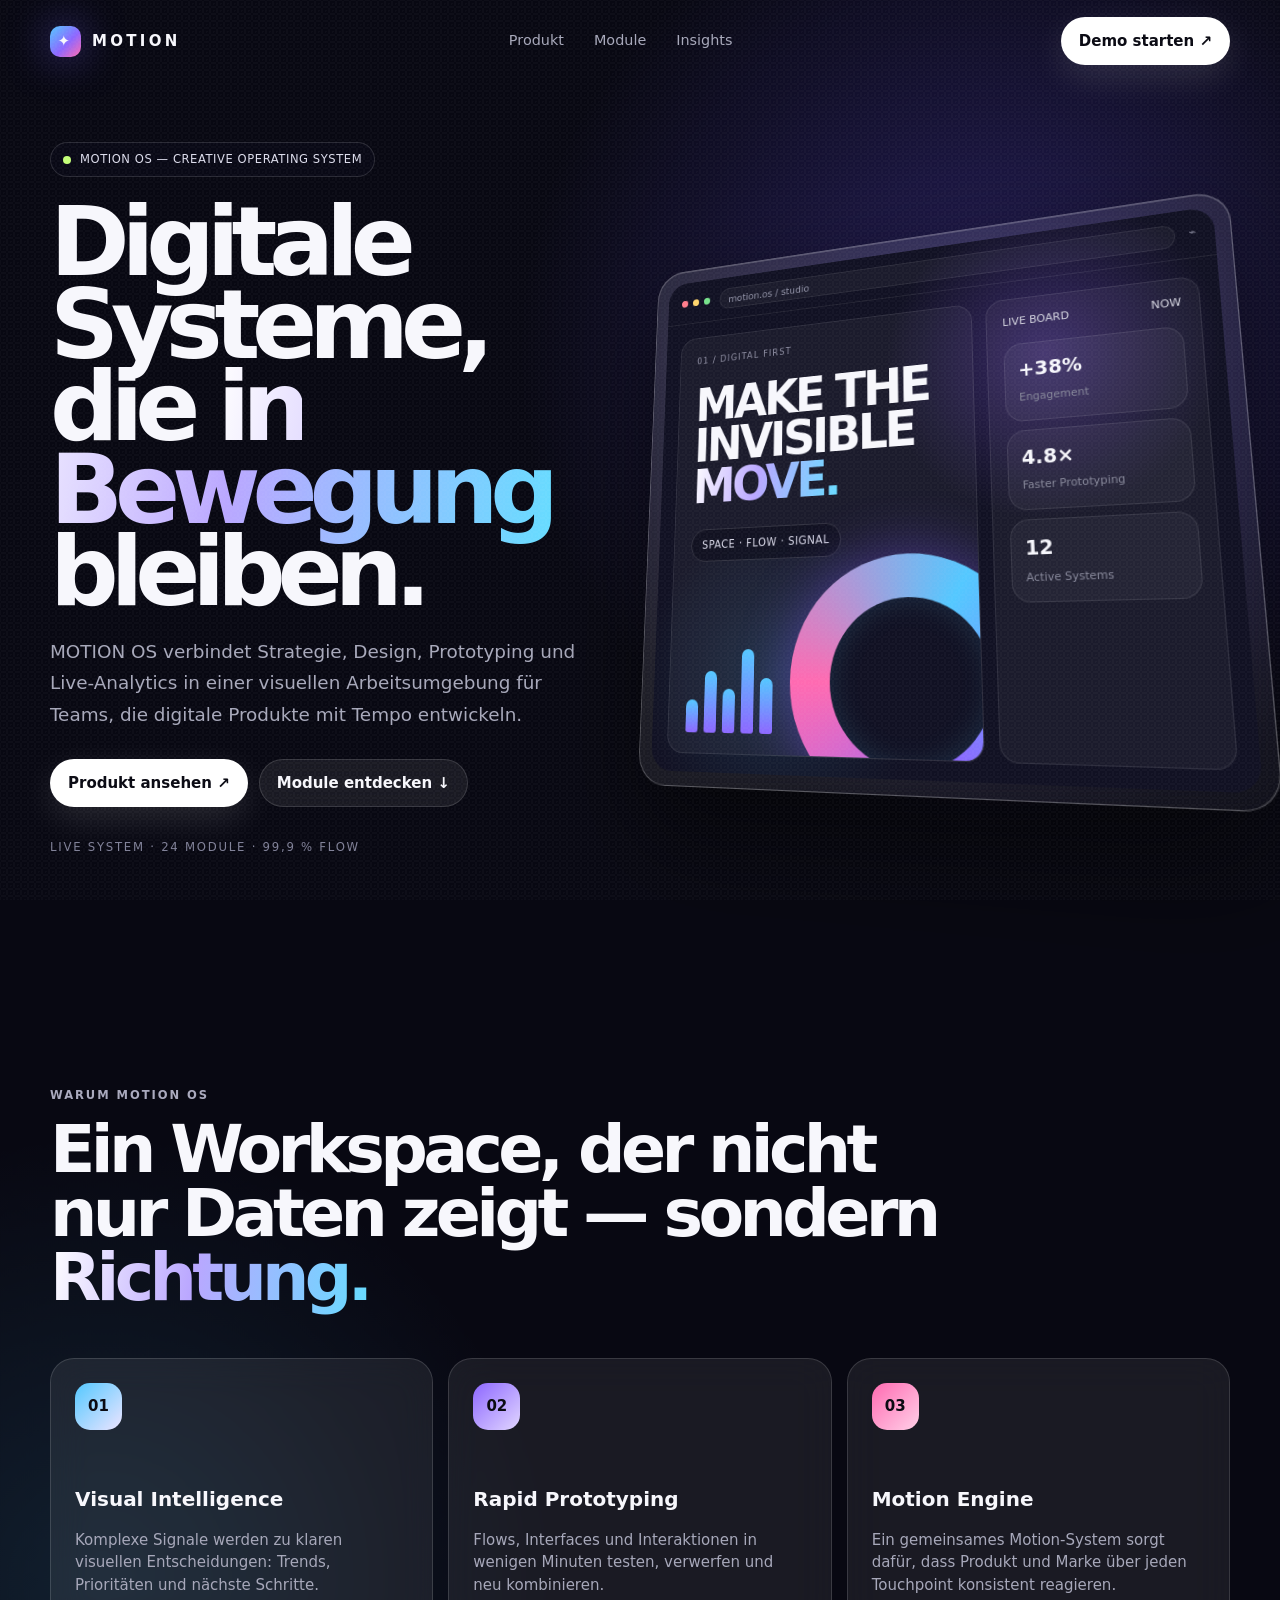
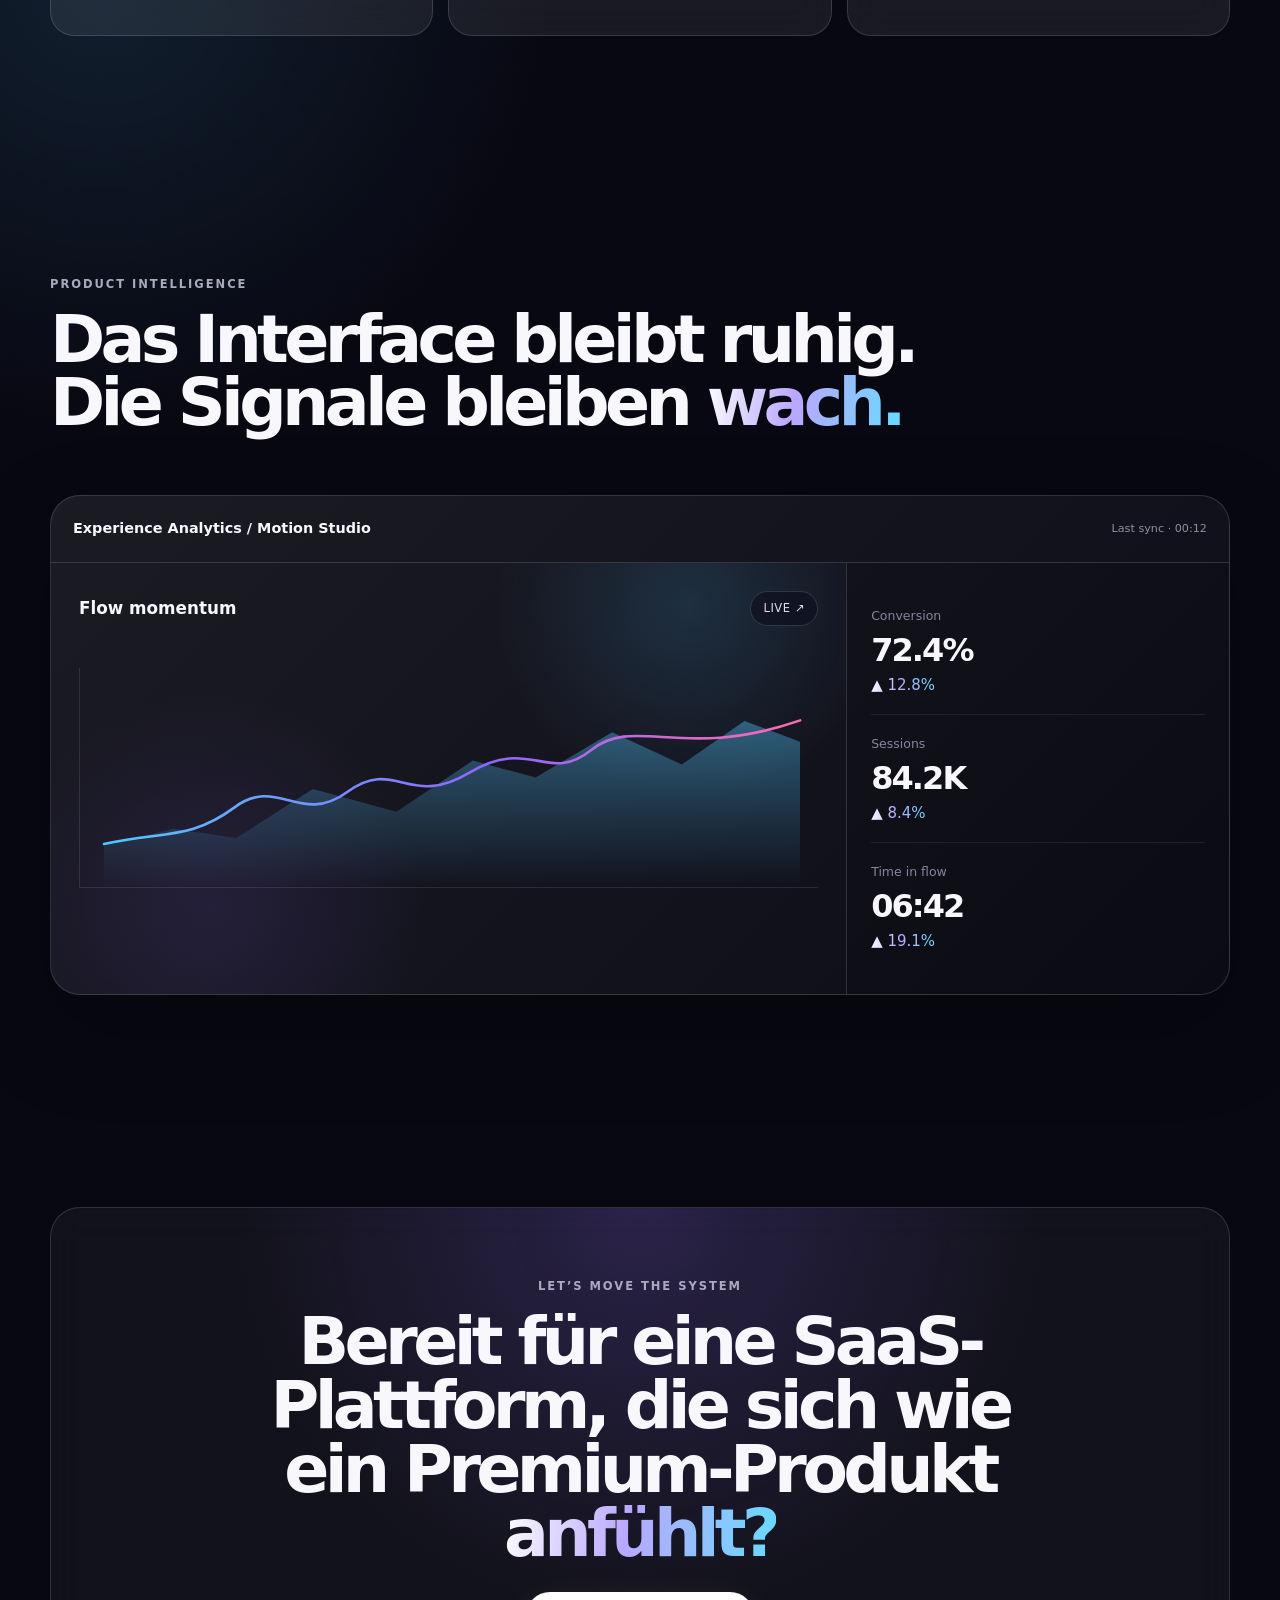
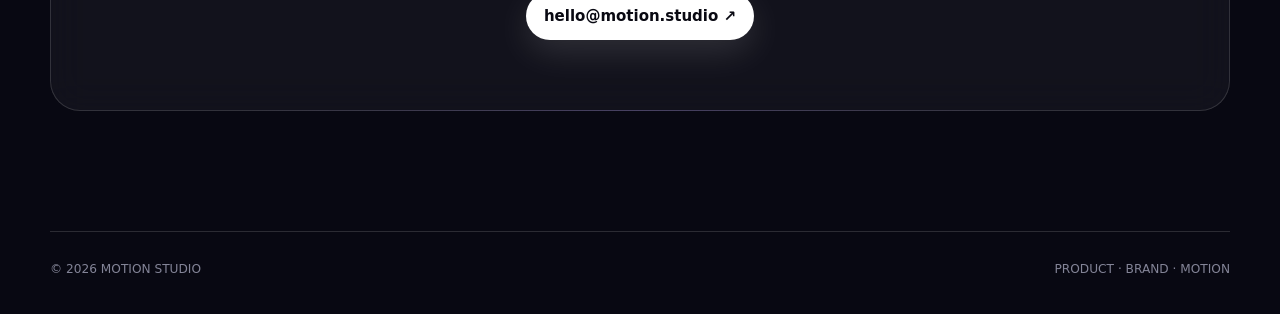
<file: index.html>
<!doctype html>
<html lang="de">
<head>
<meta charset="utf-8">
<meta name="viewport" content="width=device-width,initial-scale=1">
<meta name="description" content="MOTION OS — animierte 3D-SaaS-Produktseite für kreative digitale Systeme.">
<title>MOTION OS — Creative Operating System</title>
<style>
:root{--bg:#080812;--surface:rgba(255,255,255,.075);--surface-strong:rgba(255,255,255,.13);--line:rgba(255,255,255,.14);--text:#f7f7fc;--muted:#a7a8ba;--violet:#8d67ff;--blue:#54c8ff;--pink:#ff6ab1;--lime:#c4ff78;--radius:28px;--mx:0deg;--my:0deg}
*{box-sizing:border-box}
html{scroll-behavior:smooth}
body{margin:0;overflow-x:hidden;color:var(--text);background:radial-gradient(circle at 78% 10%,rgba(103,78,255,.30),transparent 30rem),radial-gradient(circle at 8% 45%,rgba(84,200,255,.12),transparent 28rem),var(--bg);font:15px/1.5 Inter,ui-sans-serif,system-ui,-apple-system,BlinkMacSystemFont,"Segoe UI",sans-serif}
body:before{content:"";position:fixed;inset:0;pointer-events:none;opacity:.028;z-index:50;background-image:repeating-radial-gradient(#fff 0 1px,transparent 1px 3px);background-size:7px 7px}
a{color:inherit;text-decoration:none}
button,input{font:inherit}
.wrap{width:min(1180px,calc(100% - 40px));margin:auto}
.nav{height:82px;display:flex;align-items:center;justify-content:space-between;gap:20px}
.brand{display:flex;align-items:center;gap:11px;font-weight:900;letter-spacing:.22em}
.logo{width:31px;height:31px;border-radius:10px;display:grid;place-items:center;background:linear-gradient(135deg,var(--blue),var(--violet) 56%,var(--pink));box-shadow:0 0 40px rgba(112,91,255,.5)}
.navlinks{display:flex;gap:30px;color:var(--muted);font-size:.9rem}.navlinks a:hover{color:#fff}
.btn{border:1px solid transparent;border-radius:999px;padding:12px 17px;display:inline-flex;align-items:center;justify-content:center;gap:8px;font-weight:800;transition:.25s}.btn:hover{transform:translateY(-3px) scale(1.015)}
.solid{background:#fff;color:#090912;box-shadow:0 12px 35px rgba(255,255,255,.12)}
.glass{background:var(--surface);border-color:var(--line);backdrop-filter:blur(18px)}
.hero{min-height:820px;display:grid;grid-template-columns:.92fr 1.08fr;gap:30px;align-items:center;padding:60px 0 110px}
.eyebrow,.tag{display:inline-flex;align-items:center;gap:9px;padding:8px 12px;border:1px solid var(--line);border-radius:999px;background:rgba(12,12,26,.55);backdrop-filter:blur(15px);color:#ddddec;font-size:.72rem;letter-spacing:.05em}
.dot{width:8px;height:8px;border-radius:50%;background:var(--lime);box-shadow:0 0 0 0 rgba(196,255,120,.5);animation:pulse 2s infinite}
h1{font-size:clamp(3.8rem,7.5vw,7.25rem);line-height:.86;letter-spacing:-.085em;margin:24px 0 22px;max-width:780px}
.grad{background:linear-gradient(100deg,#fff,#baa7ff 45%,#66dcff);color:transparent;background-clip:text;-webkit-background-clip:text}
.lead{color:var(--muted);font-size:clamp(1rem,1.5vw,1.15rem);max-width:560px;line-height:1.7}
.actions{display:flex;flex-wrap:wrap;gap:11px;margin-top:29px}.heroNote{margin-top:32px;color:#808198;font-size:.73rem;letter-spacing:.15em;text-transform:uppercase}
.stage{position:relative;min-height:570px;display:grid;place-items:center;perspective:1500px}.stageGlow{position:absolute;width:430px;height:430px;border-radius:50%;background:radial-gradient(circle,rgba(121,80,255,.32),transparent 68%);filter:blur(10px)}
.device{position:relative;width:min(620px,100%);aspect-ratio:1.03/0.94;transform:perspective(1500px) rotateX(9deg) rotateY(-15deg) rotateZ(-1deg);transition:transform .25s ease;will-change:transform}
.device:before{content:"";position:absolute;inset:8% 7%;border-radius:38px;background:linear-gradient(140deg,rgba(255,255,255,.17),rgba(255,255,255,.02));filter:blur(18px);transform:translateZ(-30px);opacity:.7}
.deviceFrame{position:absolute;inset:0;border:1px solid rgba(255,255,255,.25);border-radius:32px;padding:14px;background:linear-gradient(145deg,rgba(255,255,255,.11),rgba(255,255,255,.035));backdrop-filter:blur(28px);box-shadow:0 45px 110px rgba(0,0,0,.62),inset 0 1px 0 rgba(255,255,255,.18)}
.browser{height:100%;border-radius:23px;overflow:hidden;background:radial-gradient(circle at 72% 24%,rgba(144,94,255,.30),transparent 28%),radial-gradient(circle at 24% 82%,rgba(84,200,255,.14),transparent 25%),#111123}
.browserTop{height:50px;padding:0 17px;display:flex;align-items:center;gap:12px;border-bottom:1px solid rgba(255,255,255,.08);color:#9596aa;font-size:.68rem}
.dots{display:flex;gap:6px}.dots i{width:8px;height:8px;border-radius:50%;background:#ffffff55}.dots i:nth-child(1){background:#ff7d8c}.dots i:nth-child(2){background:#ffd56d}.dots i:nth-child(3){background:#76e28b}
.url{flex:1;height:24px;padding:5px 10px;border:1px solid rgba(255,255,255,.08);border-radius:999px;background:rgba(255,255,255,.045)}
.browserBody{height:calc(100% - 50px);display:grid;grid-template-columns:1fr 205px;gap:14px;padding:18px}
.mainPanel,.sidePanel,.metric{border:1px solid rgba(255,255,255,.09);background:rgba(255,255,255,.045);border-radius:18px}.mainPanel{padding:20px;position:relative;overflow:hidden}.sidePanel{padding:16px}
.micro{font-size:.62rem;color:#8d8da1;letter-spacing:.13em;text-transform:uppercase}.mainTitle{font-size:clamp(2rem,4vw,3.5rem);font-weight:900;line-height:.9;letter-spacing:-.07em;margin-top:20px;max-width:400px}
.kernel{position:absolute;right:-54px;bottom:-54px;width:250px;aspect-ratio:1;border-radius:50%;background:conic-gradient(from 30deg,var(--blue),var(--violet),var(--pink),var(--blue));filter:blur(.1px);animation:spin 13s linear infinite;box-shadow:0 0 60px rgba(126,90,255,.45)}
.kernel:after{content:"";position:absolute;inset:43px;border-radius:50%;background:#111123;box-shadow:inset 0 0 30px rgba(84,200,255,.16)}
.plot{position:absolute;left:20px;bottom:20px;display:flex;align-items:end;gap:7px;height:95px}.plot i{width:14px;height:var(--h);border-radius:7px 7px 3px 3px;background:linear-gradient(180deg,var(--blue),var(--violet));animation:b 1.7s ease-in-out infinite alternate}.plot i:nth-child(1){--h:35%}.plot i:nth-child(2){--h:65%;animation-delay:-.4s}.plot i:nth-child(3){--h:46%;animation-delay:-.9s}.plot i:nth-child(4){--h:88%;animation-delay:-.2s}.plot i:nth-child(5){--h:58%;animation-delay:-.7s}
.sideTitle{display:flex;justify-content:space-between;font-size:.68rem;color:#d7d7e2;margin-bottom:15px}.metric{padding:13px;margin-bottom:9px}.metric b{display:block;font-size:1.2rem}.metric span{color:#88899b;font-size:.66rem}
.section{padding:120px 0}.label{font-size:.72rem;font-weight:900;letter-spacing:.17em;color:#aaaabe}h2{font-size:clamp(2.8rem,5.2vw,5.2rem);line-height:.96;letter-spacing:-.07em;margin:14px 0 0;max-width:900px}
.featureGrid{display:grid;grid-template-columns:repeat(3,1fr);gap:15px;margin-top:48px}.card{border:1px solid var(--line);background:var(--surface);backdrop-filter:blur(18px);border-radius:24px;padding:24px;min-height:260px;transition:.3s}.card:hover{transform:translateY(-9px);background:var(--surface-strong)}
.icon{width:47px;height:47px;border-radius:15px;display:grid;place-items:center;font-weight:900;color:#0b0b13;margin-bottom:54px}.i1{background:linear-gradient(135deg,var(--blue),#ece4ff)}.i2{background:linear-gradient(135deg,var(--violet),#e1d6ff)}.i3{background:linear-gradient(135deg,var(--pink),#ffd0e8)}
.card h3{margin:0;font-size:1.25rem}.card p{color:var(--muted);max-width:34ch}
.product{margin-top:60px;border:1px solid var(--line);border-radius:30px;overflow:hidden;background:linear-gradient(135deg,rgba(255,255,255,.08),rgba(255,255,255,.025));box-shadow:0 35px 90px rgba(0,0,0,.32)}
.productTop{display:flex;justify-content:space-between;gap:20px;padding:22px;border-bottom:1px solid var(--line);align-items:center}.productTop strong{font-size:.9rem}.productTop span{color:#8f90a4;font-size:.7rem}.productGrid{display:grid;grid-template-columns:1.35fr .65fr;gap:0}
.analytics{min-height:420px;padding:28px;position:relative;background:radial-gradient(circle at 80% 10%,rgba(84,200,255,.15),transparent 26%),radial-gradient(circle at 20% 80%,rgba(141,103,255,.12),transparent 30%)}
.analyticsHeader{display:flex;justify-content:space-between;align-items:center}.analyticsHeader b{font-size:1.05rem}.timeline{margin-top:42px;height:220px;position:relative;border-left:1px solid rgba(255,255,255,.1);border-bottom:1px solid rgba(255,255,255,.1)}
.area{position:absolute;inset:30px 18px 0 24px;clip-path:polygon(0 78%,10% 69%,19% 74%,30% 48%,42% 60%,53% 33%,62% 42%,73% 18%,83% 35%,92% 12%,100% 23%,100% 100%,0 100%);background:linear-gradient(180deg,rgba(84,200,255,.46),rgba(84,200,255,0));filter:blur(.1px)}
.lineChart{position:absolute;inset:28px 18px 0 24px;overflow:visible}.lineChart path{fill:none;stroke:url(#g);stroke-width:3;stroke-linecap:round;stroke-linejoin:round;stroke-dasharray:900;stroke-dashoffset:900;animation:draw 2.6s ease forwards}
.kpis{padding:24px;border-left:1px solid var(--line);background:rgba(0,0,0,.12)}.kpi{padding:17px 0;border-bottom:1px solid rgba(255,255,255,.08)}.kpi:last-child{border-bottom:0}.kpi small{color:#85869a}.kpi b{display:block;font-size:2rem;letter-spacing:-.06em}
.cta{padding:92px 0 120px;text-align:center}.cta .panel{padding:70px 25px;border:1px solid var(--line);border-radius:30px;background:radial-gradient(circle at 50% 0,rgba(141,103,255,.2),transparent 52%),rgba(255,255,255,.045);backdrop-filter:blur(18px);position:relative;overflow:hidden}.cta h2{margin:15px auto 26px;max-width:820px}
.footer{border-top:1px solid var(--line);padding:28px 0 35px;display:flex;justify-content:space-between;color:#838497;font-size:.76rem}.reveal{opacity:0;transform:translateY(32px);transition:.8s cubic-bezier(.2,.8,.2,1)}.show{opacity:1;transform:none}
@keyframes pulse{70%{box-shadow:0 0 0 9px rgba(196,255,120,0)}}@keyframes spin{to{transform:rotate(360deg)}}@keyframes b{to{transform:scaleY(.55)}}@keyframes draw{to{stroke-dashoffset:0}}
@media(max-width:930px){.navlinks{display:none}.hero{grid-template-columns:1fr;padding-top:45px}.stage{min-height:520px}.device{max-width:690px}.featureGrid{grid-template-columns:1fr}.productGrid{grid-template-columns:1fr}.kpis{border-left:0;border-top:1px solid var(--line);display:grid;grid-template-columns:repeat(3,1fr);gap:18px}.kpi{border:0}.heroNote{margin-bottom:10px}}
@media(max-width:560px){.wrap{width:calc(100% - 28px)}.nav{height:70px}.nav>.btn{padding:10px 13px;font-size:.78rem}.hero{padding:55px 0 75px;min-height:auto}.hero h1{font-size:clamp(3.2rem,16vw,5.4rem)}.actions .btn{width:100%}.stage{min-height:390px}.device{aspect-ratio:1/1.03;transform:none}.browserBody{grid-template-columns:1fr}.sidePanel{display:none}.mainTitle{font-size:2.6rem}.section{padding:85px 0}.kpis{grid-template-columns:1fr}.footer{flex-direction:column;gap:10px}}
@media(prefers-reduced-motion:reduce){html{scroll-behavior:auto}*,*:before,*:after{animation-duration:.01ms!important;animation-iteration-count:1!important;transition-duration:.01ms!important}.reveal{opacity:1;transform:none}}
</style>
</head>
<body>
<div class="wrap">
<header class="nav"><a class="brand" href="#top"><span class="logo" aria-hidden="true">✦</span>MOTION</a><nav class="navlinks" aria-label="Hauptnavigation"><a href="#produkt">Produkt</a><a href="#module">Module</a><a href="#insights">Insights</a></nav><a class="btn solid" href="#kontakt">Demo starten ↗</a></header>
<main id="top">
<section class="hero"><div><div class="eyebrow"><span class="dot"></span>MOTION OS — CREATIVE OPERATING SYSTEM</div><h1>Digitale Systeme, die <span class="grad">in Bewegung</span> bleiben.</h1><p class="lead">MOTION OS verbindet Strategie, Design, Prototyping und Live-Analytics in einer visuellen Arbeitsumgebung für Teams, die digitale Produkte mit Tempo entwickeln.</p><div class="actions"><a class="btn solid" href="#produkt">Produkt ansehen ↗</a><a class="btn glass" href="#module">Module entdecken ↓</a></div><div class="heroNote">LIVE SYSTEM · 24 MODULE · 99,9 % FLOW</div></div>
<div class="stage" aria-label="Interaktive 3D-Produktansicht"><div class="stageGlow"></div><div class="device" id="device"><div class="deviceFrame"><div class="browser"><div class="browserTop"><div class="dots"><i></i><i></i><i></i></div><div class="url">motion.os / studio</div><span>⌁</span></div><div class="browserBody"><div class="mainPanel"><div class="micro">01 / DIGITAL FIRST</div><div class="mainTitle">MAKE THE<br>INVISIBLE<br><span class="grad">MOVE.</span></div><div class="tag" style="margin-top:24px">SPACE · FLOW · SIGNAL</div><div class="kernel"></div><div class="plot"><i></i><i></i><i></i><i></i><i></i></div></div><aside class="sidePanel"><div class="sideTitle"><span>LIVE BOARD</span><span>NOW</span></div><div class="metric"><b>+38%</b><span>Engagement</span></div><div class="metric"><b>4.8×</b><span>Faster Prototyping</span></div><div class="metric"><b>12</b><span>Active Systems</span></div></aside></div></div></div></div></div></section>
<section id="module" class="section reveal"><div class="label">WARUM MOTION OS</div><h2>Ein Workspace, der nicht nur Daten zeigt — sondern <span class="grad">Richtung.</span></h2><div class="featureGrid"><article class="card"><div class="icon i1">01</div><h3>Visual Intelligence</h3><p>Komplexe Signale werden zu klaren visuellen Entscheidungen: Trends, Prioritäten und nächste Schritte.</p></article><article class="card"><div class="icon i2">02</div><h3>Rapid Prototyping</h3><p>Flows, Interfaces und Interaktionen in wenigen Minuten testen, verwerfen und neu kombinieren.</p></article><article class="card"><div class="icon i3">03</div><h3>Motion Engine</h3><p>Ein gemeinsames Motion-System sorgt dafür, dass Produkt und Marke über jeden Touchpoint konsistent reagieren.</p></article></div></section>
<section id="produkt" class="section reveal"><div class="label">PRODUCT INTELLIGENCE</div><h2>Das Interface bleibt ruhig. Die Signale bleiben <span class="grad">wach.</span></h2><div class="product"><div class="productTop"><strong>Experience Analytics / Motion Studio</strong><span>Last sync · 00:12</span></div><div class="productGrid"><div class="analytics"><div class="analyticsHeader"><b>Flow momentum</b><span class="tag">LIVE ↗</span></div><div class="timeline"><div class="area"></div><svg class="lineChart" viewBox="0 0 800 220" role="img" aria-label="Aufwärts verlaufender Live-Chart"><defs><linearGradient id="g" x1="0" y1="0" x2="1" y2="0"><stop offset="0" stop-color="#54c8ff"/><stop offset=".55" stop-color="#8d67ff"/><stop offset="1" stop-color="#ff6ab1"/></linearGradient></defs><path d="M0 170 C70 155 100 165 150 128 S225 150 280 110 S350 130 420 88 S510 102 560 62 S665 75 800 28"/></svg></div></div><aside class="kpis"><div class="kpi"><small>Conversion</small><b>72.4%</b><span class="grad">▲ 12.8%</span></div><div class="kpi"><small>Sessions</small><b>84.2K</b><span class="grad">▲ 8.4%</span></div><div class="kpi"><small>Time in flow</small><b>06:42</b><span class="grad">▲ 19.1%</span></div></aside></div></div></section>
<section id="insights" class="cta reveal"><div class="panel"><div class="label">LET’S MOVE THE SYSTEM</div><h2>Bereit für eine SaaS-Plattform, die sich wie ein Premium-Produkt <span class="grad">anfühlt?</span></h2><a id="kontakt" class="btn solid" href="mailto:hello@motion.studio">hello@motion.studio ↗</a></div></section>
</main><footer class="footer"><span>© 2026 MOTION STUDIO</span><span>PRODUCT · BRAND · MOTION</span></footer></div>
<script>(()=>{const reduced=matchMedia('(prefers-reduced-motion: reduce)').matches;const device=document.querySelector('#device');const desktop=matchMedia('(min-width: 931px)');if(device&&!reduced){let frame=0,px=innerWidth/2,py=innerHeight/2;const render=()=>{frame=0;const rx=9+((py/innerHeight)-.5)*-8,ry=-15+((px/innerWidth)-.5)*12;device.style.transform=`perspective(1500px) rotateX(${rx}deg) rotateY(${ry}deg) rotateZ(-1deg)`};addEventListener('pointermove',e=>{if(!desktop.matches)return;px=e.clientX;py=e.clientY;if(!frame)frame=requestAnimationFrame(render)},{passive:true});addEventListener('blur',()=>{device.style.transform='perspective(1500px) rotateX(9deg) rotateY(-15deg) rotateZ(-1deg)'});}const items=document.querySelectorAll('.reveal');if(reduced||!('IntersectionObserver'in window)){items.forEach(x=>x.classList.add('show'));return}const io=new IntersectionObserver(entries=>entries.forEach(e=>{if(e.isIntersecting){e.target.classList.add('show');io.unobserve(e.target)}}),{threshold:.14});items.forEach(x=>io.observe(x));})();</script>
</body>
</html>
</file>
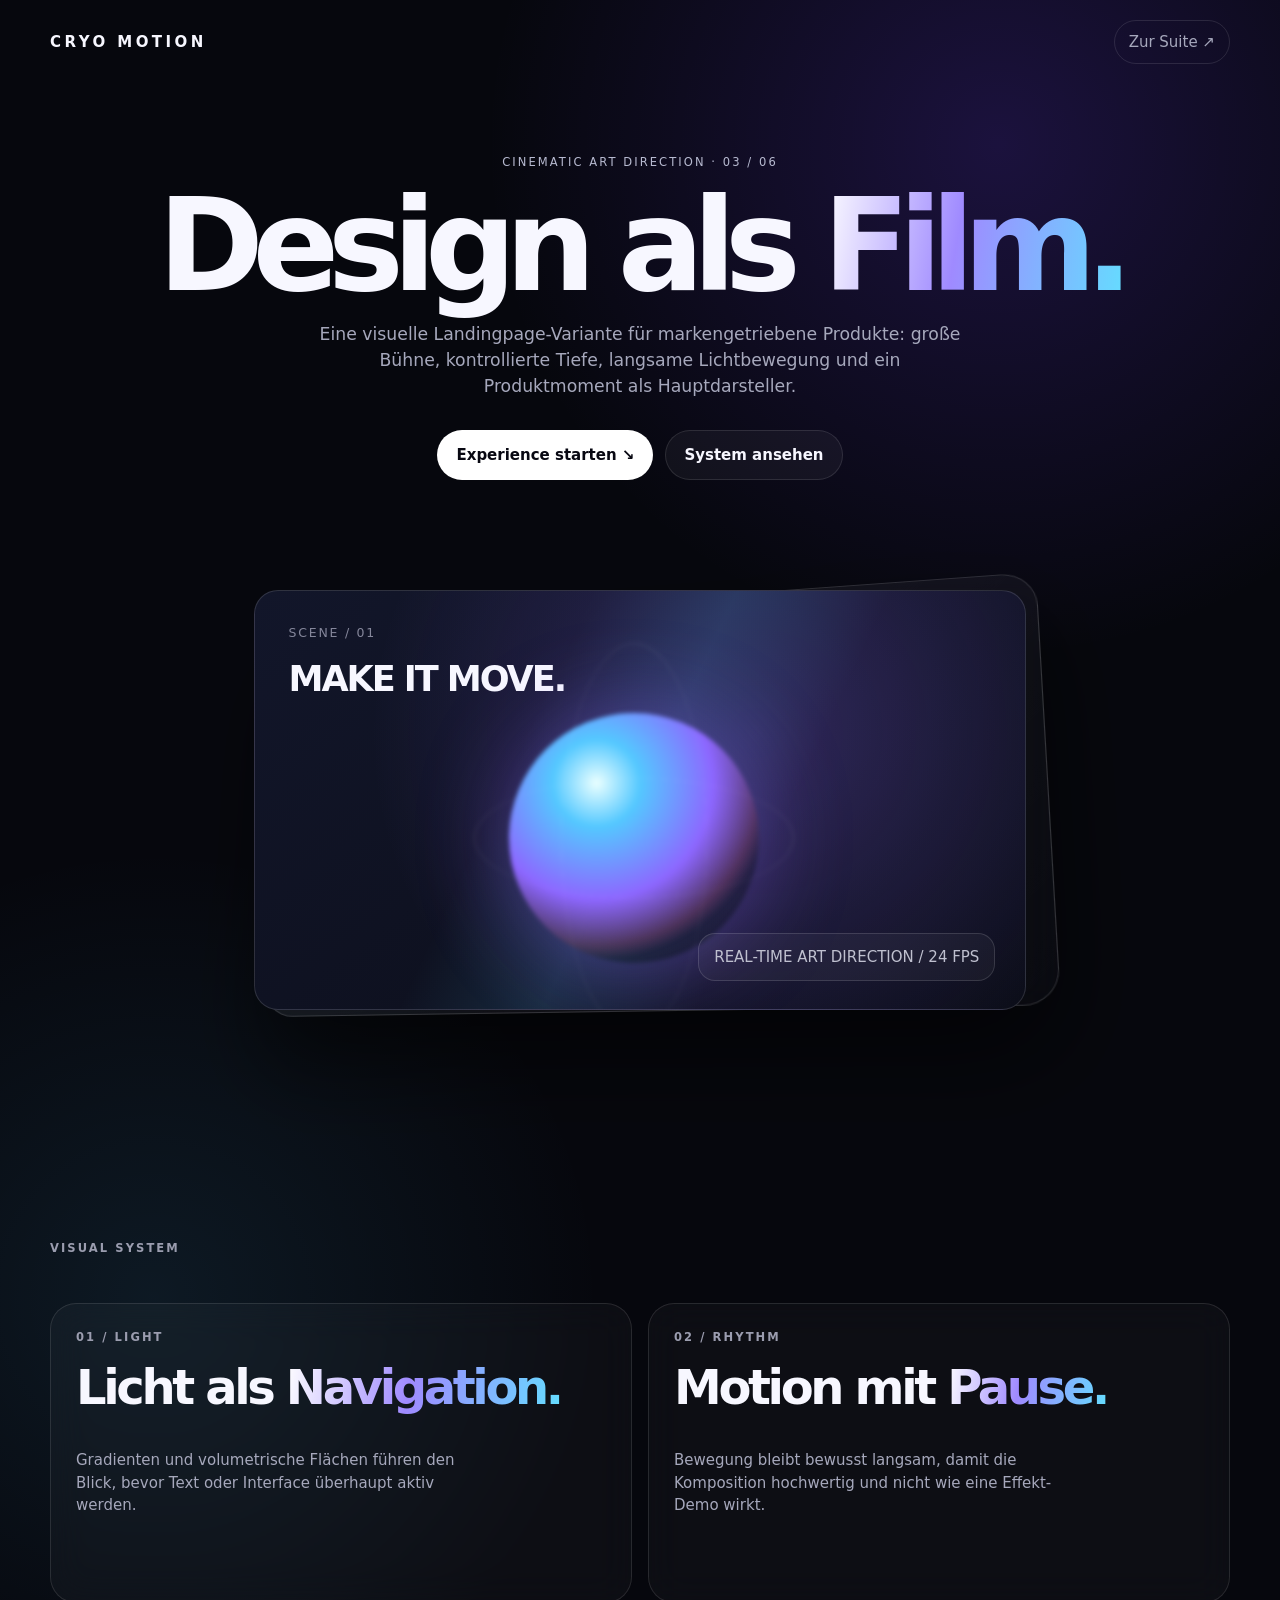
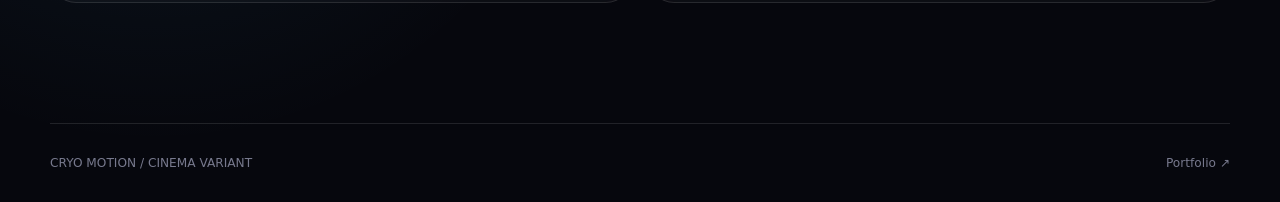
<file: concepts/motion-cinema.html>
<!doctype html><html lang="de"><head><meta charset="utf-8"><meta name="viewport" content="width=device-width,initial-scale=1"><meta name="description" content="MOTION CINEMA — art-directed cinematic landing-page variant."><title>MOTION CINEMA — Cryo Motion Concept</title><style>:root{--bg:#06070d;--text:#f7f7ff;--muted:#a6a8bc;--line:#ffffff1c;--a:#54c8ff;--b:#8d67ff;--c:#ff6ab1}*{box-sizing:border-box}html{scroll-behavior:smooth}body{margin:0;background:radial-gradient(circle at 78% 8%,#703dff33,transparent 32rem),radial-gradient(circle at 12% 72%,#54c8ff18,transparent 28rem),var(--bg);color:var(--text);font:15px/1.5 system-ui,sans-serif;overflow-x:hidden}a{color:inherit;text-decoration:none}.wrap{width:min(1180px,calc(100% - 40px));margin:auto}.nav{height:84px;display:flex;align-items:center;justify-content:space-between}.brand{font-weight:900;letter-spacing:.23em}.pill{border:1px solid var(--line);border-radius:999px;padding:10px 14px;color:var(--muted)}.hero{min-height:820px;display:grid;place-items:center;text-align:center;position:relative;padding:70px 0}.eyebrow{font-size:.72rem;letter-spacing:.18em;color:#b7bad0}.hero h1{font-size:clamp(4rem,10vw,9.5rem);line-height:.82;letter-spacing:-.09em;max-width:1080px;margin:23px auto}.grad{color:transparent;background:linear-gradient(100deg,#fff,#9f8aff 45%,#64ddff);background-clip:text;-webkit-background-clip:text}.lead{max-width:650px;margin:auto;color:var(--muted);font-size:1.08rem}.actions{display:flex;justify-content:center;gap:12px;margin-top:30px;flex-wrap:wrap}.btn{padding:13px 18px;border-radius:999px;border:1px solid var(--line);background:#ffffff0b;font-weight:800}.solid{background:#fff;color:#080812}.scene{position:relative;width:min(920px,100%);height:500px;margin:70px auto 0;perspective:1500px}.frame{position:absolute;inset:8% 7%;border:1px solid #fff2;border-radius:34px;background:linear-gradient(135deg,#ffffff12,#ffffff03);transform:rotateX(12deg) rotateY(-12deg);box-shadow:0 45px 100px #000a;backdrop-filter:blur(20px)}.screen{position:absolute;inset:8%;border:1px solid #fff2;border-radius:24px;background:radial-gradient(circle at 65% 34%,#8d67ff44,transparent 24rem),linear-gradient(145deg,#12162a,#0b0d18);overflow:hidden}.screen:before{content:"";position:absolute;inset:0;background:linear-gradient(115deg,transparent 35%,#54c8ff24 50%,transparent 66%);animation:sweep 7s linear infinite}.orb{position:absolute;left:33%;top:29%;width:250px;aspect-ratio:1;border-radius:50%;background:radial-gradient(circle at 35% 28%,#eaffff,#54c8ff 18%,#8d67ff 48%,#ff6ab133 67%,transparent 73%);filter:blur(2px);box-shadow:0 0 90px #8d67ff66;animation:float 6s ease-in-out infinite}.orb:after,.orb:before{content:"";position:absolute;inset:-35px;border:1px solid #fff2;border-radius:50%;transform:rotateX(68deg)}.orb:after{inset:-70px;transform:rotateY(68deg) rotateZ(20deg)}.meta{position:absolute;left:34px;top:30px;text-align:left}.meta small{color:#85879b;letter-spacing:.14em}.meta strong{display:block;font-size:2.2rem;letter-spacing:-.06em;margin-top:9px}.cut{position:absolute;right:30px;bottom:28px;border:1px solid #fff2;background:#ffffff0a;padding:12px 15px;border-radius:17px;color:#bfc0cf}.section{padding:120px 0}.kicker{color:#9b9daf;font-size:.72rem;letter-spacing:.18em;font-weight:900}.grid{display:grid;grid-template-columns:1fr 1fr;gap:16px;margin-top:45px}.card{min-height:300px;border:1px solid var(--line);border-radius:26px;background:#ffffff08;padding:25px;backdrop-filter:blur(18px)}.card h2{font-size:3rem;line-height:.9;letter-spacing:-.07em;margin-top:20px}.card p{color:var(--muted);max-width:40ch}.footer{border-top:1px solid var(--line);padding:30px 0;color:#77798d;font-size:.76rem;display:flex;justify-content:space-between}@keyframes float{50%{transform:translate3d(0,-18px,0) scale(1.03)}}@keyframes sweep{from{transform:translateX(-100%)}to{transform:translateX(100%)}}@media(max-width:760px){.nav{height:72px}.hero{min-height:auto;padding:60px 0 80px}.hero h1{font-size:clamp(3.4rem,15vw,6rem)}.scene{height:370px}.frame{inset:5% 2%}.screen{inset:9%}.orb{width:165px;left:34%;top:32%}.grid{grid-template-columns:1fr}.footer{flex-direction:column;gap:8px}}@media(prefers-reduced-motion:reduce){*,*:before,*:after{animation-duration:.01ms!important;animation-iteration-count:1!important;transition-duration:.01ms!important;scroll-behavior:auto}}</style></head><body><div class="wrap"><header class="nav"><a class="brand" href="../index.html">CRYO MOTION</a><a class="pill" href="../index.html">Zur Suite ↗</a></header><main><section class="hero"><div><div class="eyebrow">CINEMATIC ART DIRECTION · 03 / 06</div><h1>Design als <span class="grad">Film.</span></h1><p class="lead">Eine visuelle Landingpage-Variante für markengetriebene Produkte: große Bühne, kontrollierte Tiefe, langsame Lichtbewegung und ein Produktmoment als Hauptdarsteller.</p><div class="actions"><a class="btn solid" href="#scene">Experience starten ↘</a><a class="btn" href="#system">System ansehen</a></div></div><div id="scene" class="scene" aria-label="Cinematic product stage"><div class="frame"></div><div class="screen"><div class="meta"><small>SCENE / 01</small><strong>MAKE IT MOVE.</strong></div><div class="orb"></div><div class="cut">REAL-TIME ART DIRECTION / 24 FPS</div></div></div></section><section id="system" class="section"><div class="kicker">VISUAL SYSTEM</div><div class="grid"><article class="card"><div class="kicker">01 / LIGHT</div><h2>Licht als <span class="grad">Navigation.</span></h2><p>Gradienten und volumetrische Flächen führen den Blick, bevor Text oder Interface überhaupt aktiv werden.</p></article><article class="card"><div class="kicker">02 / RHYTHM</div><h2>Motion mit <span class="grad">Pause.</span></h2><p>Bewegung bleibt bewusst langsam, damit die Komposition hochwertig und nicht wie eine Effekt-Demo wirkt.</p></article></div></section></main><footer class="footer"><span>CRYO MOTION / CINEMA VARIANT</span><a href="../index.html">Portfolio ↗</a></footer></div></body></html>
</file>
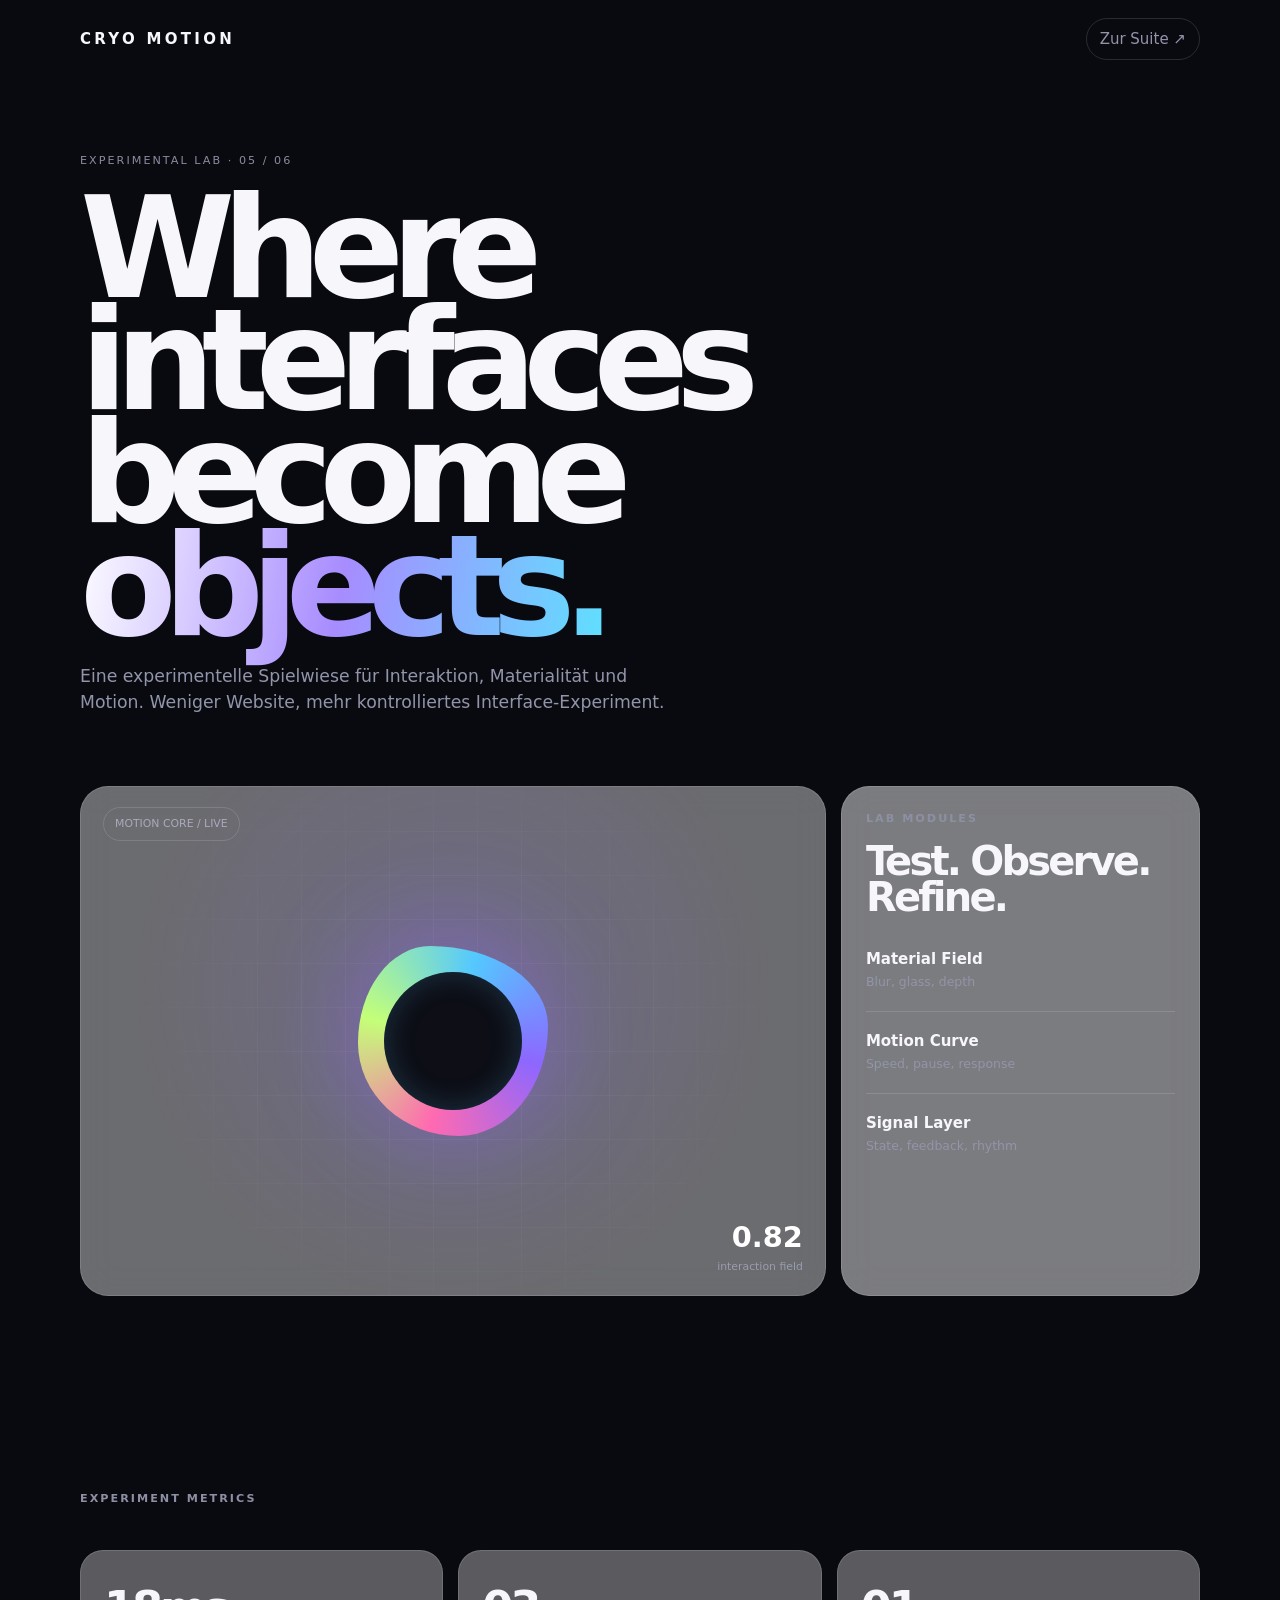
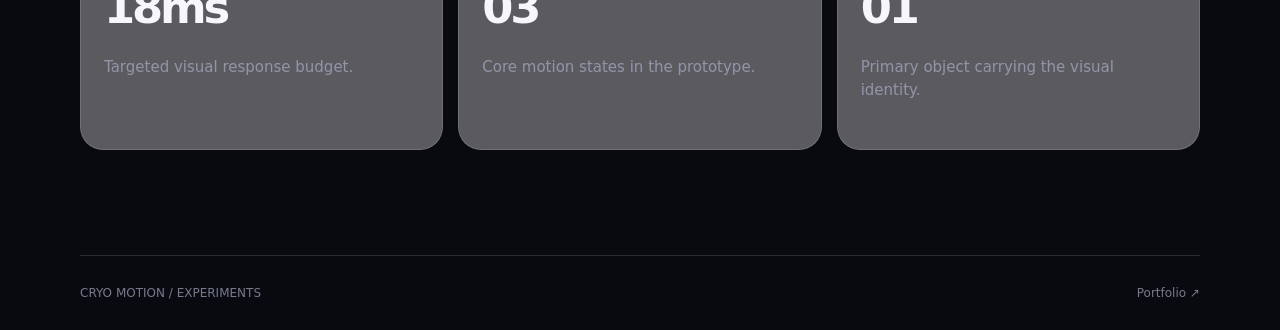
<file: experiments/motion-lab.html>
<!doctype html><html lang="de"><head><meta charset="utf-8"><meta name="viewport" content="width=device-width,initial-scale=1"><meta name="description" content="MOTION LAB — experimental interaction concept variant."><title>MOTION LAB — Cryo Motion Experiments</title><style>:root{--bg:#090a10;--text:#f7f7fb;--muted:#9295aa;--line:#fff2;--blue:#54c8ff;--violet:#8d67ff;--pink:#ff6ab1;--lime:#c4ff78}*{box-sizing:border-box}body{margin:0;background:var(--bg);color:var(--text);font:15px/1.5 system-ui,sans-serif;overflow-x:hidden}a{color:inherit;text-decoration:none}.wrap{width:min(1120px,calc(100% - 36px));margin:auto}.nav{height:78px;display:flex;justify-content:space-between;align-items:center}.brand{font-weight:900;letter-spacing:.22em}.pill{border:1px solid var(--line);border-radius:999px;padding:9px 13px;color:var(--muted)}.hero{padding:75px 0 90px}.eyebrow{font-size:.7rem;letter-spacing:.18em;color:#898c9f}.hero h1{font-size:clamp(4rem,11vw,10rem);line-height:.8;letter-spacing:-.095em;max-width:1000px;margin:22px 0}.grad{color:transparent;background:linear-gradient(100deg,#fff,#a78cff,#5fe0ff);background-clip:text;-webkit-background-clip:text}.lead{max-width:610px;color:var(--muted);font-size:1.08rem}.lab{margin-top:70px;display:grid;grid-template-columns:1.35fr .65fr;gap:15px}.canvas,.side{border:1px solid var(--line);border-radius:28px;background:#fff7;backdrop-filter:blur(18px);overflow:hidden}.canvas{min-height:510px;position:relative;background:radial-gradient(circle at 50% 40%,#8d67ff2c,transparent 20rem),#fff6}.grid{position:absolute;inset:0;background-image:linear-gradient(#fff1 1px,transparent 1px),linear-gradient(90deg,#fff1 1px,transparent 1px);background-size:44px 44px;mask-image:radial-gradient(circle at center,#000,transparent 76%)}.core{position:absolute;left:50%;top:50%;width:190px;aspect-ratio:1;transform:translate(-50%,-50%);border-radius:38% 62% 47% 53%/51% 42% 58% 49%;background:conic-gradient(from 15deg,var(--blue),var(--violet),var(--pink),var(--lime),var(--blue));box-shadow:0 0 100px #8d67ff77;animation:morph 8s ease-in-out infinite alternate}.core:before{content:"";position:absolute;inset:26px;border-radius:50%;background:#0d0e16;box-shadow:inset 0 0 30px #54c8ff33}.tag{position:absolute;left:22px;top:20px;border:1px solid var(--line);border-radius:999px;padding:8px 11px;color:#aaaabd;font-size:.68rem}.readout{position:absolute;right:22px;bottom:20px;color:#9a9caf;font-size:.68rem;text-align:right}.readout b{display:block;color:#fff;font-size:1.8rem}.side{padding:24px}.side h2{font-size:2.5rem;line-height:.9;letter-spacing:-.07em;margin:15px 0}.item{padding:18px 0;border-bottom:1px solid var(--line)}.item:last-child{border-bottom:0}.item b{display:block}.item span{color:var(--muted);font-size:.78rem}.section{padding:105px 0}.kicker{font-size:.7rem;letter-spacing:.18em;color:#8d90a3;font-weight:900}.cards{display:grid;grid-template-columns:repeat(3,1fr);gap:15px;margin-top:42px}.card{border:1px solid var(--line);border-radius:23px;padding:23px;min-height:200px;background:#fff5}.card strong{font-size:2.8rem;letter-spacing:-.07em}.card p{color:var(--muted)}.footer{padding:28px 0;border-top:1px solid var(--line);display:flex;justify-content:space-between;color:#777a8e;font-size:.75rem}@keyframes morph{to{border-radius:63% 37% 57% 43%/39% 58% 42% 61%;transform:translate(-50%,-50%) rotate(34deg) scale(1.06)}}@media(max-width:780px){.hero{padding-top:55px}.lab,.cards{grid-template-columns:1fr}.canvas{min-height:390px}.core{width:145px}}@media(prefers-reduced-motion:reduce){*{animation:none!important;scroll-behavior:auto!important}}</style></head><body><div class="wrap"><header class="nav"><a class="brand" href="../index.html">CRYO MOTION</a><a class="pill" href="../index.html">Zur Suite ↗</a></header><main><section class="hero"><div class="eyebrow">EXPERIMENTAL LAB · 05 / 06</div><h1>Where interfaces become <span class="grad">objects.</span></h1><p class="lead">Eine experimentelle Spielwiese für Interaktion, Materialität und Motion. Weniger Website, mehr kontrolliertes Interface-Experiment.</p><div class="lab"><div class="canvas" aria-label="Interactive motion experiment visualization"><div class="grid"></div><div class="tag">MOTION CORE / LIVE</div><div class="core"></div><div class="readout"><b>0.82</b>interaction field</div></div><aside class="side"><div class="kicker">LAB MODULES</div><h2>Test. Observe. Refine.</h2><div class="item"><b>Material Field</b><span>Blur, glass, depth</span></div><div class="item"><b>Motion Curve</b><span>Speed, pause, response</span></div><div class="item"><b>Signal Layer</b><span>State, feedback, rhythm</span></div></aside></div></section><section class="section"><div class="kicker">EXPERIMENT METRICS</div><div class="cards"><article class="card"><strong>18ms</strong><p>Targeted visual response budget.</p></article><article class="card"><strong>03</strong><p>Core motion states in the prototype.</p></article><article class="card"><strong>01</strong><p>Primary object carrying the visual identity.</p></article></div></section></main><footer class="footer"><span>CRYO MOTION / EXPERIMENTS</span><a href="../index.html">Portfolio ↗</a></footer></div></body></html>
</file>
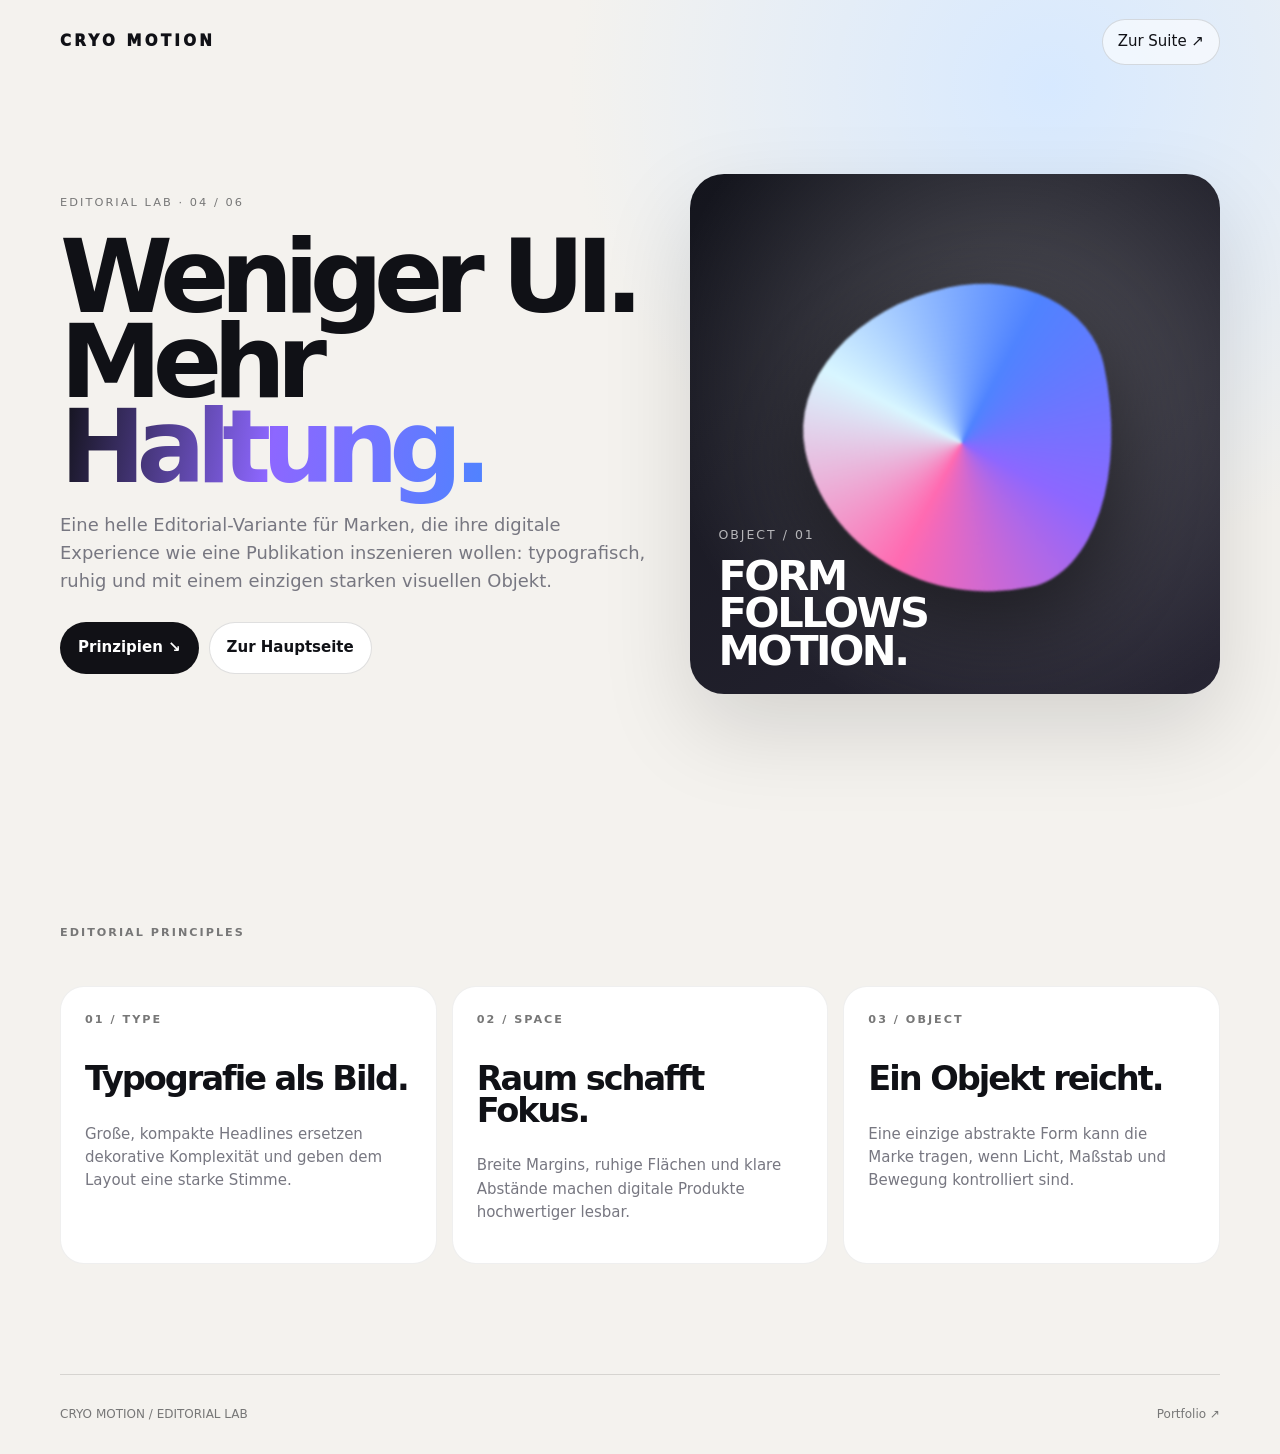
<file: labs/motion-editorial.html>
<!doctype html><html lang="de"><head><meta charset="utf-8"><meta name="viewport" content="width=device-width,initial-scale=1"><meta name="description" content="MOTION EDITORIAL — light editorial concept variant."><title>MOTION EDITORIAL — Cryo Motion Lab</title><style>:root{--bg:#f4f2ee;--ink:#101116;--muted:#777781;--line:#1112;--blue:#4f83ff;--violet:#8d67ff;--pink:#ff6ab1}*{box-sizing:border-box}html{scroll-behavior:smooth}body{margin:0;background:radial-gradient(circle at 82% 6%,#d7e9ff,transparent 30rem),var(--bg);color:var(--ink);font:15px/1.55 system-ui,sans-serif}.wrap{width:min(1160px,calc(100% - 40px));margin:auto}a{color:inherit;text-decoration:none}.nav{height:84px;display:flex;justify-content:space-between;align-items:center}.brand{font-weight:950;letter-spacing:.22em}.pill{border:1px solid var(--line);border-radius:999px;padding:10px 15px;background:#fff9}.hero{padding:90px 0 120px;display:grid;grid-template-columns:1.05fr .95fr;gap:45px;align-items:center}.eyebrow{font-size:.71rem;letter-spacing:.18em;color:#777}.hero h1{font-size:clamp(4rem,8vw,8.5rem);line-height:.83;letter-spacing:-.09em;margin:22px 0;max-width:800px}.grad{color:transparent;background:linear-gradient(100deg,var(--ink),var(--violet),var(--blue));background-clip:text;-webkit-background-clip:text}.lead{max-width:590px;font-size:1.12rem;color:var(--muted)}.actions{display:flex;gap:10px;flex-wrap:wrap;margin-top:28px}.btn{padding:13px 17px;border-radius:999px;border:1px solid var(--line);background:#fff;font-weight:800}.dark{background:#111116;color:#fff}.poster{height:520px;position:relative;border-radius:34px;background:linear-gradient(145deg,#14151d,#272533);overflow:hidden;box-shadow:0 35px 90px #0002}.poster:before{content:"";position:absolute;inset:0;background:radial-gradient(circle at 60% 40%,#ffffff40,transparent 22rem)}.blob{position:absolute;width:310px;aspect-ratio:1;border-radius:56% 44% 38% 62%/42% 35% 65% 58%;left:22%;top:22%;background:conic-gradient(from 40deg,var(--blue),var(--violet),var(--pink),#d8f6ff,var(--blue));filter:blur(1px);transform:rotate(-12deg);box-shadow:0 30px 90px #0008}.posterText{position:absolute;left:28px;bottom:25px;color:#fff}.posterText small{letter-spacing:.16em;color:#ffffffaa}.posterText strong{display:block;font-size:2.6rem;line-height:.9;letter-spacing:-.06em;margin-top:10px}.section{padding:110px 0}.kicker{font-size:.7rem;letter-spacing:.18em;color:#777;font-weight:900}.grid{display:grid;grid-template-columns:repeat(3,1fr);gap:15px;margin-top:45px}.card{background:#fff;border:1px solid #1111;border-radius:24px;padding:24px;min-height:250px}.card h2{font-size:2.1rem;line-height:.95;letter-spacing:-.06em;margin-top:34px}.card p{color:var(--muted)}.footer{padding:30px 0;border-top:1px solid var(--line);display:flex;justify-content:space-between;color:#777;font-size:.75rem}@media(max-width:820px){.hero{grid-template-columns:1fr;padding-top:60px}.poster{height:430px}.grid{grid-template-columns:1fr}}@media(max-width:560px){.wrap{width:calc(100% - 28px)}.hero h1{font-size:clamp(3.4rem,16vw,6rem)}.actions .btn{width:100%}.poster{height:370px}.blob{width:220px;left:20%}.footer{flex-direction:column;gap:8px}}@media(prefers-reduced-motion:reduce){*{scroll-behavior:auto!important}}</style></head><body><div class="wrap"><header class="nav"><a class="brand" href="../index.html">CRYO MOTION</a><a class="pill" href="../index.html">Zur Suite ↗</a></header><main><section class="hero"><div><div class="eyebrow">EDITORIAL LAB · 04 / 06</div><h1>Weniger UI. Mehr <span class="grad">Haltung.</span></h1><p class="lead">Eine helle Editorial-Variante für Marken, die ihre digitale Experience wie eine Publikation inszenieren wollen: typografisch, ruhig und mit einem einzigen starken visuellen Objekt.</p><div class="actions"><a class="btn dark" href="#principles">Prinzipien ↘</a><a class="btn" href="../index.html">Zur Hauptseite</a></div></div><div class="poster" aria-label="Editorial art direction poster"><div class="blob"></div><div class="posterText"><small>OBJECT / 01</small><strong>FORM<br>FOLLOWS<br>MOTION.</strong></div></div></section><section id="principles" class="section"><div class="kicker">EDITORIAL PRINCIPLES</div><div class="grid"><article class="card"><div class="kicker">01 / TYPE</div><h2>Typografie als Bild.</h2><p>Große, kompakte Headlines ersetzen dekorative Komplexität und geben dem Layout eine starke Stimme.</p></article><article class="card"><div class="kicker">02 / SPACE</div><h2>Raum schafft Fokus.</h2><p>Breite Margins, ruhige Flächen und klare Abstände machen digitale Produkte hochwertiger lesbar.</p></article><article class="card"><div class="kicker">03 / OBJECT</div><h2>Ein Objekt reicht.</h2><p>Eine einzige abstrakte Form kann die Marke tragen, wenn Licht, Maßstab und Bewegung kontrolliert sind.</p></article></div></section></main><footer class="footer"><span>CRYO MOTION / EDITORIAL LAB</span><a href="../index.html">Portfolio ↗</a></footer></div></body></html>
</file>
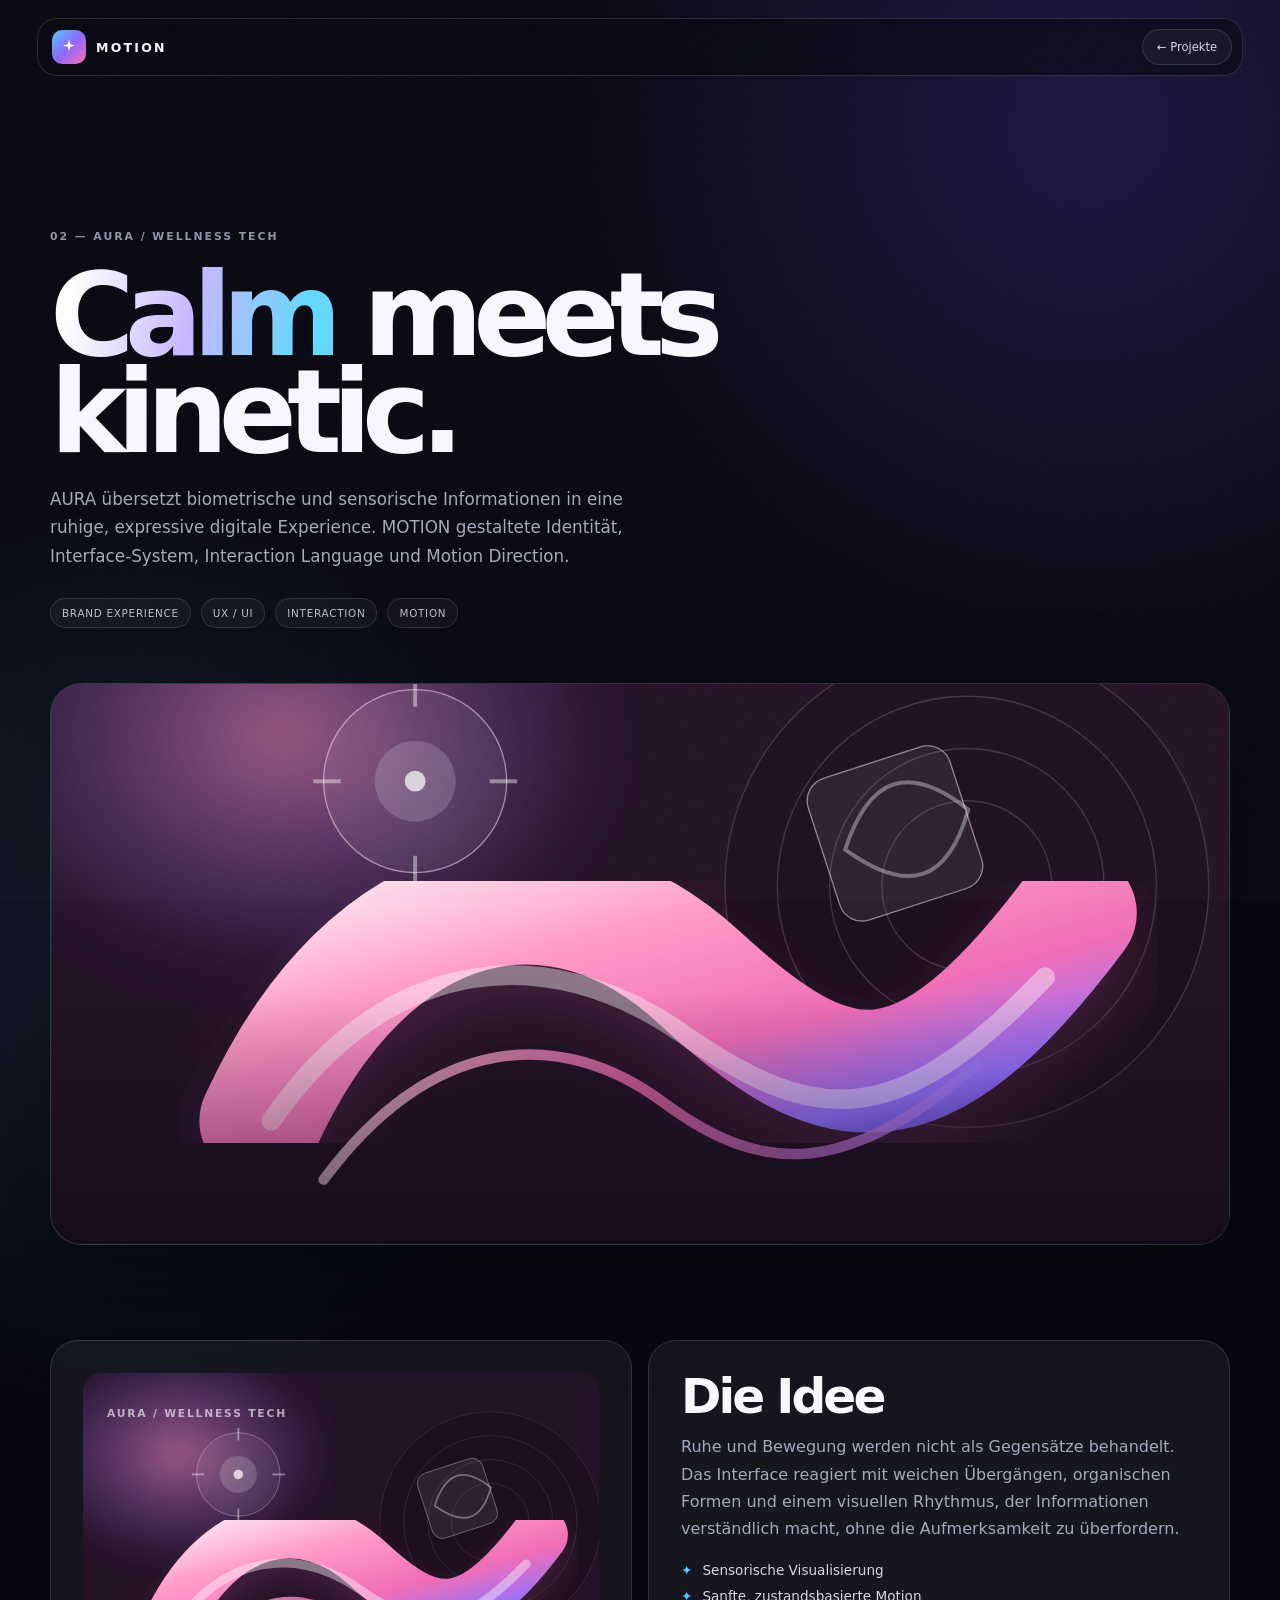
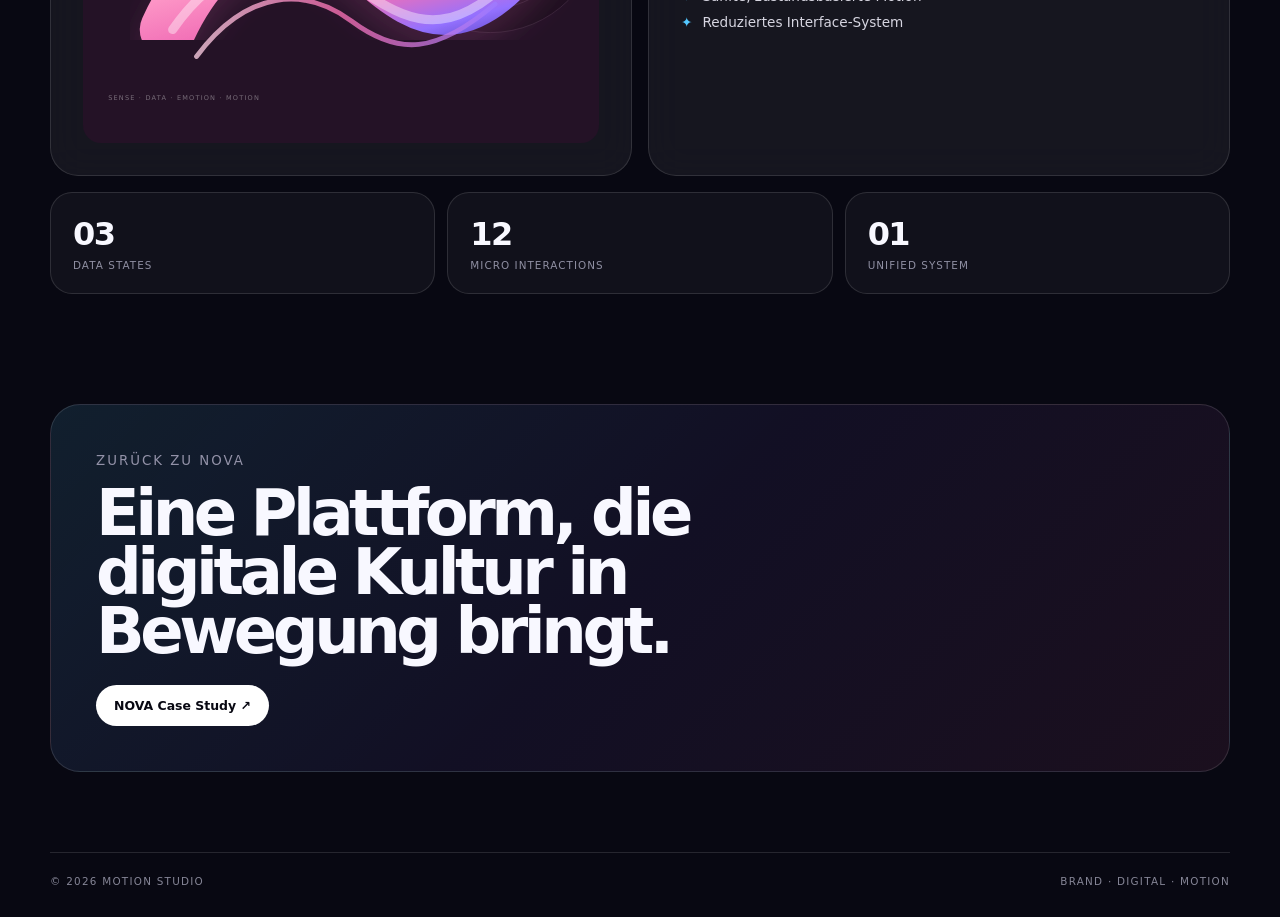
<file: projects/aura.html>
<!doctype html><html lang="de"><head><meta charset="utf-8"><meta name="viewport" content="width=device-width,initial-scale=1"><meta name="description" content="AURA — Wellness Tech Case Study by MOTION."><meta name="theme-color" content="#080812"><title>AURA — Wellness Tech · MOTION</title><link rel="stylesheet" href="../styles/case-studies.css"></head><body><header class="case-header"><div class="container case-nav"><a class="case-brand" href="../index.html#top"><span class="case-mark"><svg viewBox="0 0 24 24"><path d="m12 2 1.8 6.2L20 10l-6.2 1.8L12 18l-1.8-6.2L4 10l6.2-1.8L12 2Z"/></svg></span>MOTION</a><a class="case-back" href="../index.html#projects">← Projekte</a></div></header><main><div class="container"><section class="case-hero"><div class="case-kicker">02 — AURA / WELLNESS TECH</div><h1><em>Calm</em> meets kinetic.</h1><p>AURA übersetzt biometrische und sensorische Informationen in eine ruhige, expressive digitale Experience. MOTION gestaltete Identität, Interface-System, Interaction Language und Motion Direction.</p><div class="case-meta"><span>BRAND EXPERIENCE</span><span>UX / UI</span><span>INTERACTION</span><span>MOTION</span></div><div class="hero-art"><img src="../assets/aura-visual.svg" width="800" height="600" alt="Abstrakte pink-violette Visualisierung für AURA"></div></section><section class="case-grid"><article class="case-panel visual-panel"><img src="../assets/aura-visual.svg" width="800" height="600" alt="Abstrakte AURA Interface-Komposition"></article><article class="case-panel"><h2>Die Idee</h2><p>Ruhe und Bewegung werden nicht als Gegensätze behandelt. Das Interface reagiert mit weichen Übergängen, organischen Formen und einem visuellen Rhythmus, der Informationen verständlich macht, ohne die Aufmerksamkeit zu überfordern.</p><ul><li>Sensorische Visualisierung</li><li>Sanfte, zustandsbasierte Motion</li><li>Reduziertes Interface-System</li></ul></article></section><div class="metric-grid"><div class="metric"><strong>03</strong><span>DATA STATES</span></div><div class="metric"><strong>12</strong><span>MICRO INTERACTIONS</span></div><div class="metric"><strong>01</strong><span>UNIFIED SYSTEM</span></div></div><section class="next-case"><small>ZURÜCK ZU NOVA</small><h2>Eine Plattform, die digitale Kultur in Bewegung bringt.</h2><a class="next-link" href="nova.html">NOVA Case Study ↗</a></section><footer class="case-footer"><span>© 2026 MOTION STUDIO</span><span>BRAND · DIGITAL · MOTION</span></footer></div></main></body></html>
</file>
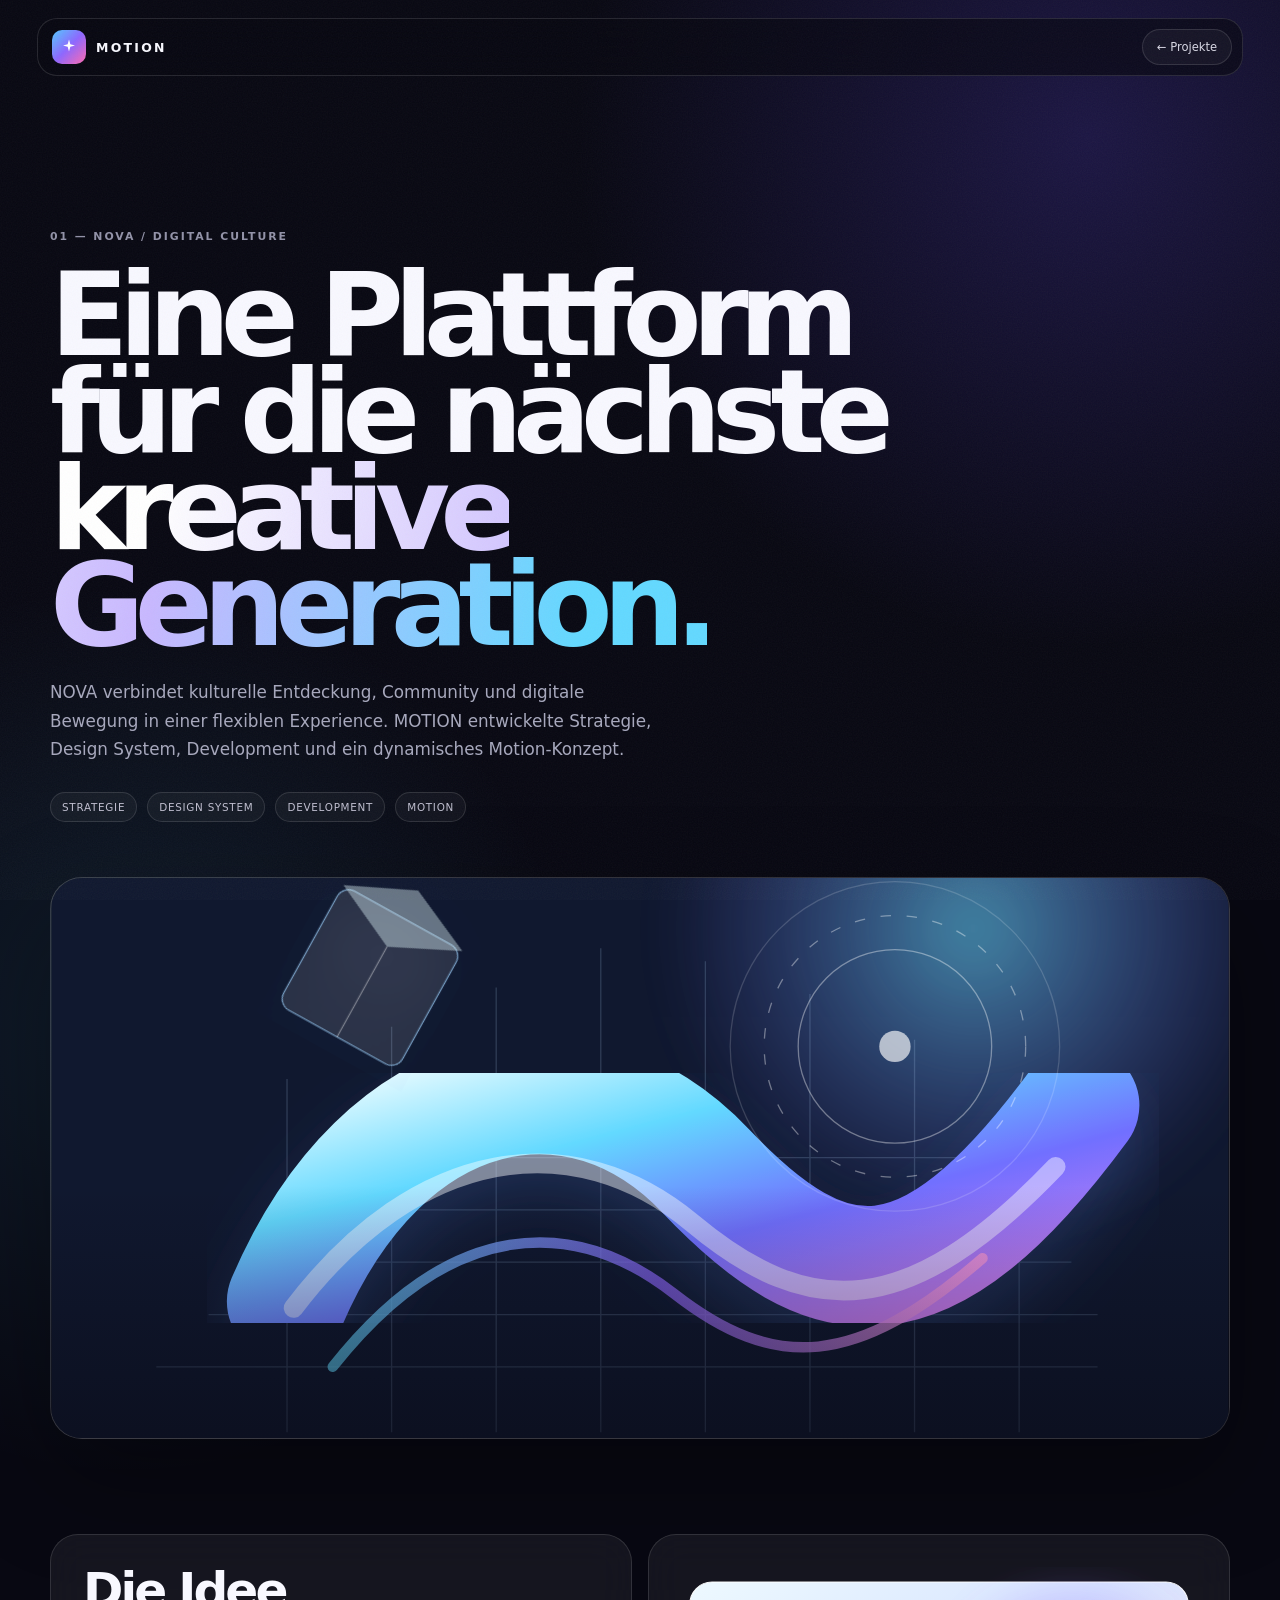
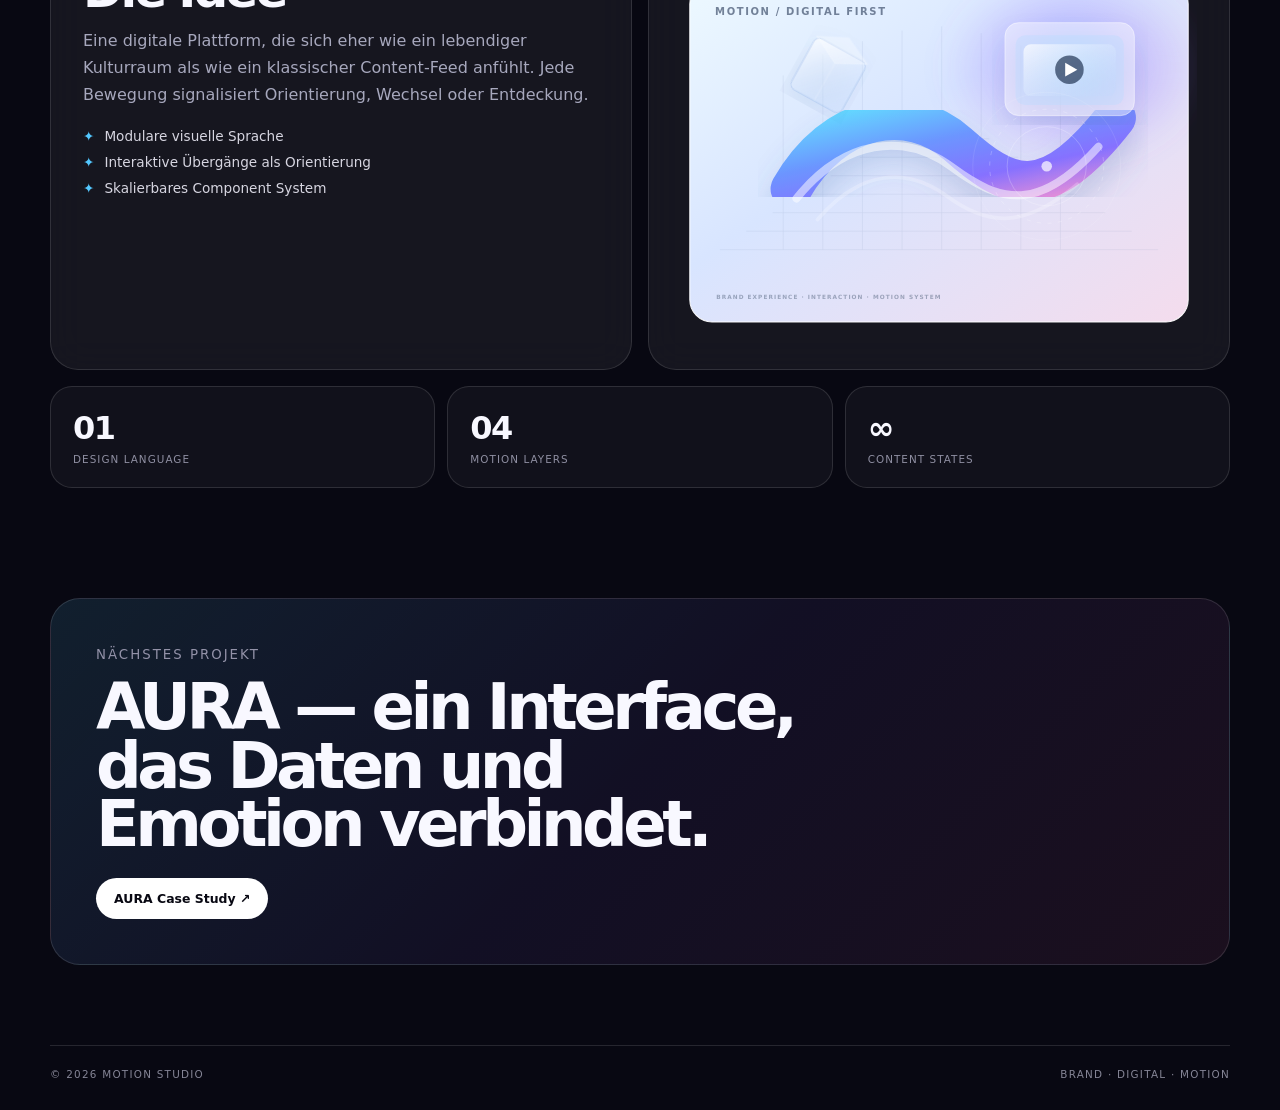
<file: projects/nova.html>
<!doctype html><html lang="de"><head><meta charset="utf-8"><meta name="viewport" content="width=device-width,initial-scale=1"><meta name="description" content="NOVA — Digital Culture Case Study by MOTION."><meta name="theme-color" content="#080812"><title>NOVA — Digital Culture · MOTION</title><link rel="stylesheet" href="../styles/case-studies.css"></head><body><header class="case-header"><div class="container case-nav"><a class="case-brand" href="../index.html#top"><span class="case-mark"><svg viewBox="0 0 24 24"><path d="m12 2 1.8 6.2L20 10l-6.2 1.8L12 18l-1.8-6.2L4 10l6.2-1.8L12 2Z"/></svg></span>MOTION</a><a class="case-back" href="../index.html#projects">← Projekte</a></div></header><main><div class="container"><section class="case-hero"><div class="case-kicker">01 — NOVA / DIGITAL CULTURE</div><h1>Eine Plattform für die nächste <em>kreative Generation.</em></h1><p>NOVA verbindet kulturelle Entdeckung, Community und digitale Bewegung in einer flexiblen Experience. MOTION entwickelte Strategie, Design System, Development und ein dynamisches Motion-Konzept.</p><div class="case-meta"><span>STRATEGIE</span><span>DESIGN SYSTEM</span><span>DEVELOPMENT</span><span>MOTION</span></div><div class="hero-art"><img src="../assets/nova-visual.svg" width="800" height="600" alt="Abstrakte blau-violette Visualisierung für NOVA"></div></section><section class="case-grid"><article class="case-panel"><h2>Die Idee</h2><p>Eine digitale Plattform, die sich eher wie ein lebendiger Kulturraum als wie ein klassischer Content-Feed anfühlt. Jede Bewegung signalisiert Orientierung, Wechsel oder Entdeckung.</p><ul><li>Modulare visuelle Sprache</li><li>Interaktive Übergänge als Orientierung</li><li>Skalierbares Component System</li></ul></article><article class="case-panel visual-panel"><img src="../assets/hero-visual.svg" width="900" height="620" alt="MOTION Interface-Komposition für NOVA"></article></section><div class="metric-grid"><div class="metric"><strong>01</strong><span>DESIGN LANGUAGE</span></div><div class="metric"><strong>04</strong><span>MOTION LAYERS</span></div><div class="metric"><strong>∞</strong><span>CONTENT STATES</span></div></div><section class="next-case"><small>NÄCHSTES PROJEKT</small><h2>AURA — ein Interface, das Daten und Emotion verbindet.</h2><a class="next-link" href="aura.html">AURA Case Study ↗</a></section><footer class="case-footer"><span>© 2026 MOTION STUDIO</span><span>BRAND · DIGITAL · MOTION</span></footer></div></main></body></html>
</file>
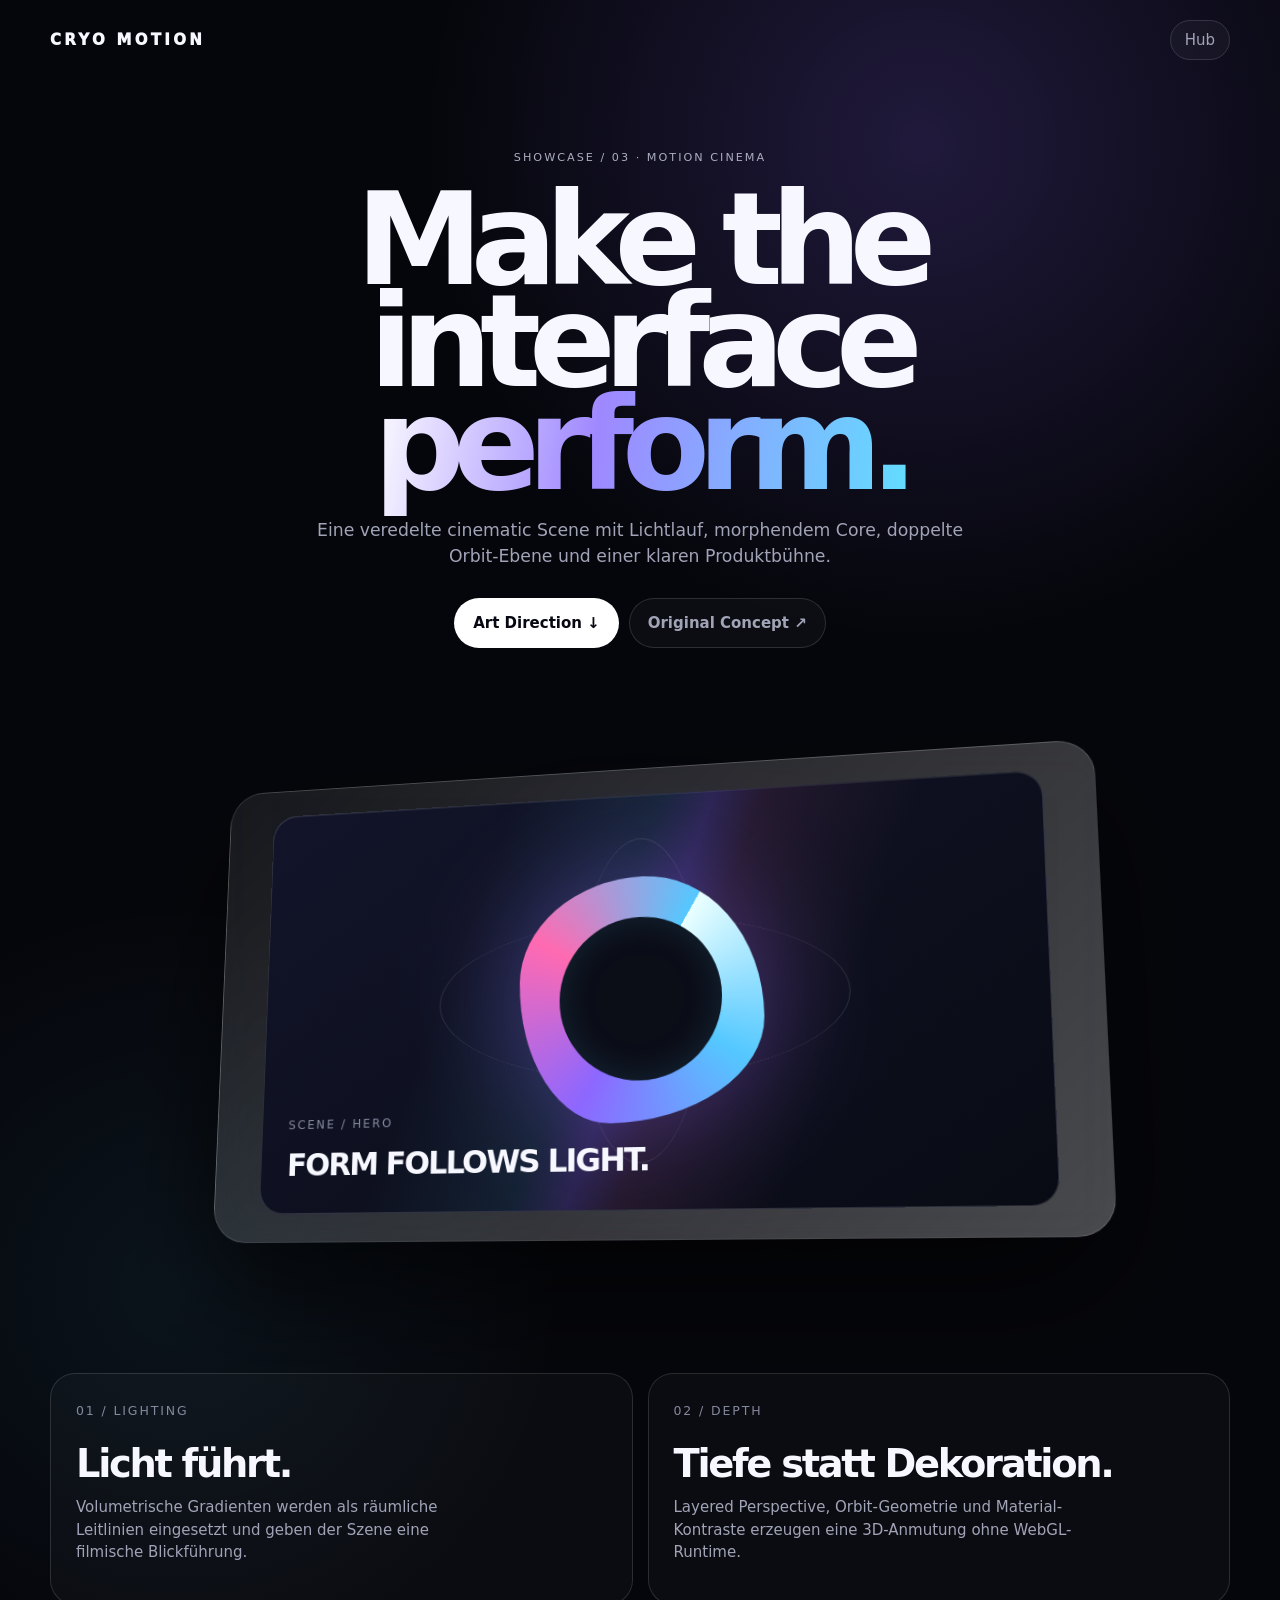
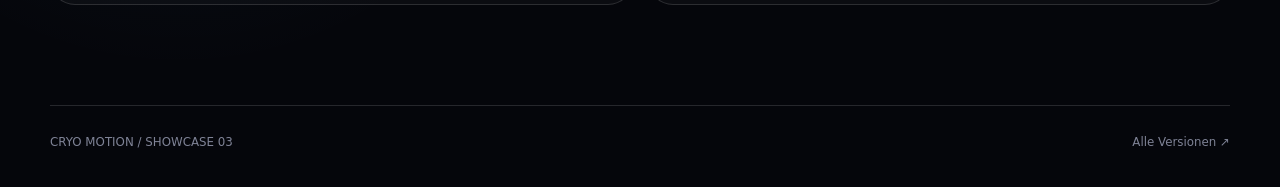
<file: showcase/motion-cinema-3d.html>
<!doctype html><html lang="de"><head><meta charset="utf-8"><meta name="viewport" content="width=device-width,initial-scale=1"><meta name="description" content="CRYO MOTION — Motion Cinema 3D showcase."><title>MOTION CINEMA — 3D Showcase</title><style>:root{--bg:#05060b;--text:#f7f7ff;--muted:#a1a3b7;--line:#fff2;--b:#54c8ff;--v:#8d67ff;--p:#ff6ab1}*{box-sizing:border-box}html{scroll-behavior:smooth}body{margin:0;color:var(--text);background:radial-gradient(circle at 72% 8%,#8d67ff33,transparent 31rem),radial-gradient(circle at 14% 72%,#54c8ff12,transparent 24rem),var(--bg);font:15px/1.5 system-ui,sans-serif;overflow-x:hidden}a{color:inherit;text-decoration:none}.wrap{width:min(1180px,calc(100% - 34px));margin:auto}.nav{height:80px;display:flex;justify-content:space-between;align-items:center}.brand{font-weight:950;letter-spacing:.22em}.pill{border:1px solid var(--line);border-radius:999px;padding:10px 14px;color:var(--muted);background:#ffffff08}.hero{text-align:center;padding:70px 0 90px}.eyebrow{font-size:.7rem;letter-spacing:.18em;color:#aaaec1}.hero h1{font-size:clamp(4rem,10vw,9rem);line-height:.8;letter-spacing:-.095em;max-width:1040px;margin:22px auto}.grad{color:transparent;background:linear-gradient(100deg,#fff,#9f88ff 42%,#62ddff);background-clip:text;-webkit-background-clip:text}.lead{max-width:690px;margin:auto;color:var(--muted);font-size:1.08rem}.actions{display:flex;justify-content:center;gap:10px;flex-wrap:wrap;margin-top:28px}.btn{padding:13px 18px;border-radius:999px;border:1px solid var(--line);font-weight:800}.solid{background:#fff;color:#080812}.scene{width:min(1000px,100%);height:570px;margin:65px auto 0;position:relative;perspective:1700px}.backlight{position:absolute;inset:18% 20%;background:radial-gradient(circle,#8d67ff55,transparent 62%);filter:blur(35px)}.frame{position:absolute;inset:8% 5%;border:1px solid #fff2;border-radius:36px;background:linear-gradient(135deg,#fff1,#fff4);backdrop-filter:blur(25px);transform:rotateX(10deg) rotateY(-12deg);box-shadow:0 50px 120px #000a}.screen{position:absolute;inset:13% 10%;border:1px solid #fff2;border-radius:26px;overflow:hidden;background:linear-gradient(145deg,#12152a,#090b14);transform:rotateX(10deg) rotateY(-12deg);box-shadow:inset 0 1px #fff1}.light{position:absolute;inset:-20%;background:linear-gradient(110deg,transparent 34%,#54c8ff19 46%,#8d67ff38 50%,#ff6ab117 54%,transparent 66%);animation:sweep 8s linear infinite}.orb{position:absolute;left:50%;top:50%;width:250px;aspect-ratio:1;transform:translate(-50%,-50%);border-radius:51% 49% 62% 38%/42% 59% 41% 58%;background:conic-gradient(from 30deg,#eaffff,#54c8ff,#8d67ff,#ff6ab1,#54c8ff);box-shadow:0 0 120px #8d67ff66;animation:morph 8s ease-in-out infinite alternate}.orb:before{content:"";position:absolute;inset:42px;border-radius:50%;background:#0b0d17;box-shadow:inset 0 0 38px #54c8ff22}.orbit{position:absolute;left:50%;top:50%;width:420px;aspect-ratio:1;border:1px solid #fff2;border-radius:50%;transform:translate(-50%,-50%) rotateX(67deg);animation:spin 15s linear infinite}.orbit.o2{width:330px;transform:translate(-50%,-50%) rotateY(67deg) rotateZ(20deg);animation-direction:reverse}.caption{position:absolute;left:28px;bottom:25px;text-align:left}.caption small{letter-spacing:.16em;color:#85899f}.caption b{display:block;font-size:2rem;letter-spacing:-.06em;margin-top:6px}.panelgrid{display:grid;grid-template-columns:1fr 1fr;gap:15px;padding-bottom:100px}.panel{border:1px solid var(--line);border-radius:25px;background:#ffffff07;padding:25px;min-height:230px}.panel small{letter-spacing:.15em;color:#85899f}.panel h2{font-size:2.4rem;line-height:.9;letter-spacing:-.06em;margin:25px 0 10px}.panel p{color:var(--muted);max-width:42ch}.footer{border-top:1px solid var(--line);padding:28px 0 35px;display:flex;justify-content:space-between;color:#7f8396;font-size:.74rem}@keyframes morph{to{border-radius:37% 63% 44% 56%/62% 41% 59% 38%;transform:translate(-50%,-50%) rotate(34deg) scale(1.05)}}@keyframes spin{to{transform:translate(-50%,-50%) rotateX(67deg) rotate(360deg)}}@keyframes sweep{from{transform:translateX(-70%) rotate(8deg)}to{transform:translateX(70%) rotate(8deg)}}@media(max-width:760px){.scene{height:390px}.frame{inset:5% 1%}.screen{inset:10% 5%}.orb{width:165px}.orbit{width:280px}.orbit.o2{width:220px}.panelgrid{grid-template-columns:1fr}}@media(prefers-reduced-motion:reduce){*{animation:none!important;scroll-behavior:auto!important}}</style></head><body><div class="wrap"><header class="nav"><a class="brand" href="../versions/hub.html">CRYO MOTION</a><nav><a class="pill" href="../versions/hub.html">Hub</a></nav></header><main><section class="hero"><div class="eyebrow">SHOWCASE / 03 · MOTION CINEMA</div><h1>Make the interface <span class="grad">perform.</span></h1><p class="lead">Eine veredelte cinematic Scene mit Lichtlauf, morphendem Core, doppelte Orbit-Ebene und einer klaren Produktbühne.</p><div class="actions"><a class="btn solid" href="#direction">Art Direction ↓</a><a class="btn pill" href="../concepts/motion-cinema.html">Original Concept ↗</a></div><div class="scene" aria-label="Cinematic three-dimensional product stage"><div class="backlight"></div><div class="frame"></div><div class="screen"><div class="light"></div><div class="orbit"></div><div class="orbit o2"></div><div class="orb"></div><div class="caption"><small>SCENE / HERO</small><b>FORM FOLLOWS LIGHT.</b></div></div></div></section><section id="direction" class="panelgrid"><article class="panel"><small>01 / LIGHTING</small><h2>Licht führt.</h2><p>Volumetrische Gradienten werden als räumliche Leitlinien eingesetzt und geben der Szene eine filmische Blickführung.</p></article><article class="panel"><small>02 / DEPTH</small><h2>Tiefe statt Dekoration.</h2><p>Layered Perspective, Orbit-Geometrie und Material-Kontraste erzeugen eine 3D-Anmutung ohne WebGL-Runtime.</p></article></section></main><footer class="footer"><span>CRYO MOTION / SHOWCASE 03</span><a href="../versions/hub.html">Alle Versionen ↗</a></footer></div></body></html>
</file>
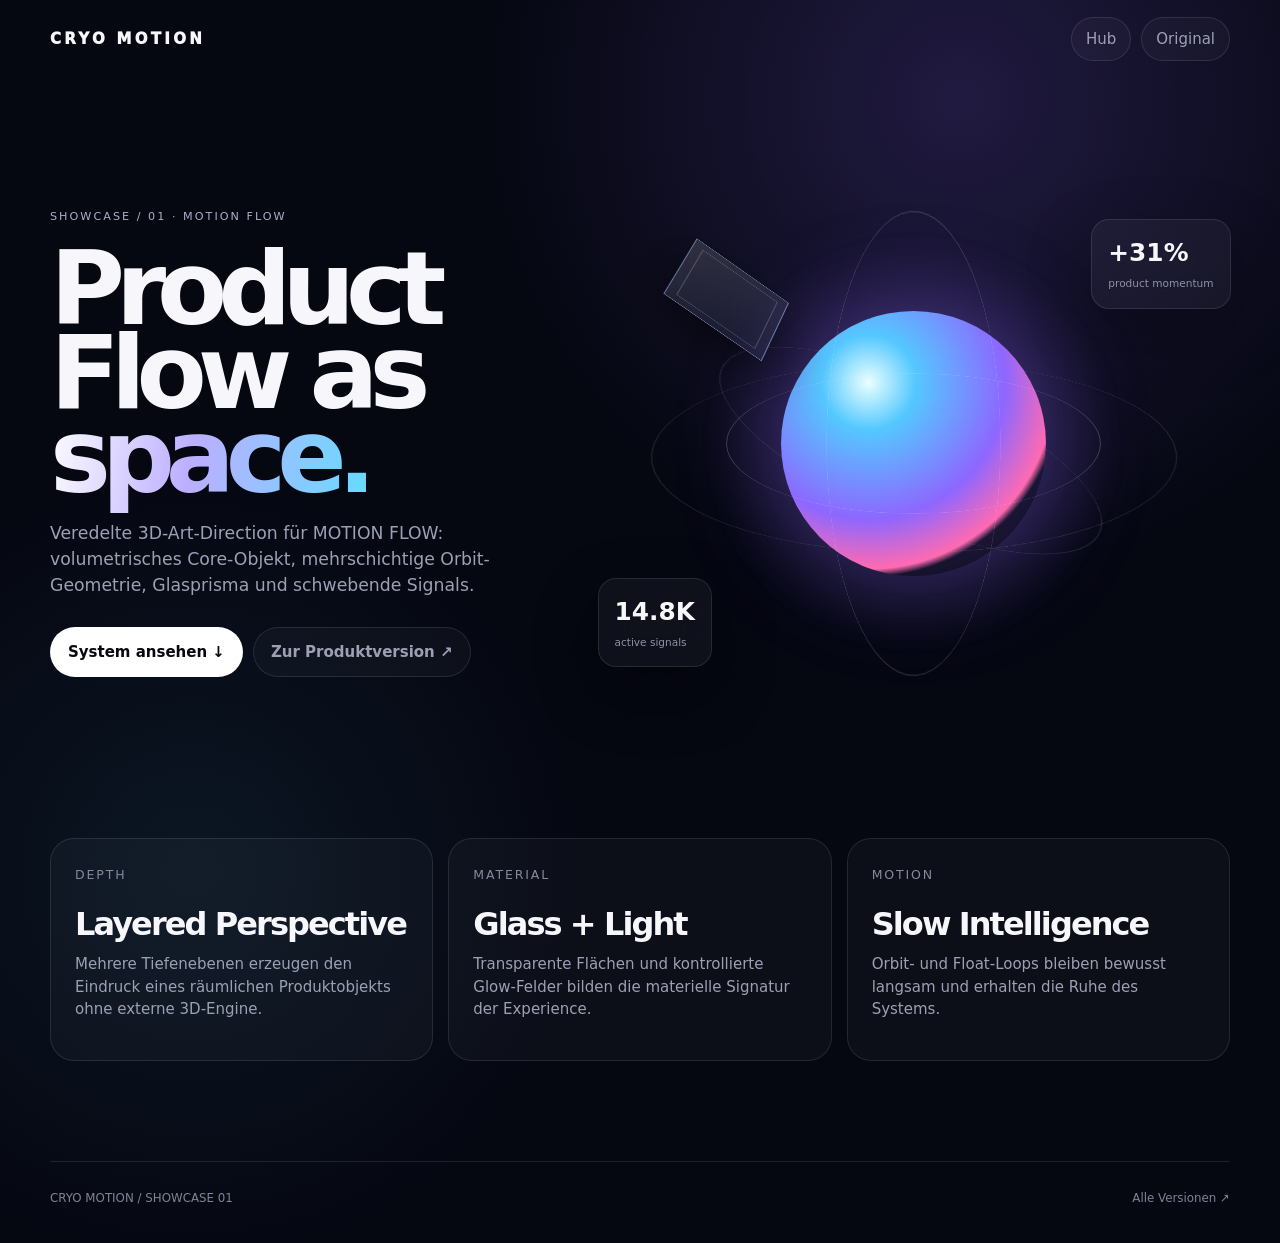
<file: showcase/motion-flow-3d.html>
<!doctype html><html lang="de"><head><meta charset="utf-8"><meta name="viewport" content="width=device-width,initial-scale=1"><meta name="description" content="CRYO MOTION — Motion Flow 3D showcase."><title>MOTION FLOW — 3D Showcase</title><style>:root{--bg:#050711;--text:#f7f7fb;--muted:#9da0b5;--line:#ffffff1a;--b:#54c8ff;--v:#8d67ff;--p:#ff6ab1;--l:#c4ff78}*{box-sizing:border-box}html{scroll-behavior:smooth}body{margin:0;color:var(--text);background:radial-gradient(circle at 75% 8%,#8d67ff33,transparent 30rem),radial-gradient(circle at 15% 70%,#54c8ff14,transparent 25rem),var(--bg);font:15px/1.5 system-ui,sans-serif;overflow-x:hidden}a{color:inherit;text-decoration:none}.wrap{width:min(1180px,calc(100% - 34px));margin:auto}.nav{height:78px;display:flex;align-items:center;justify-content:space-between}.brand{font-weight:950;letter-spacing:.22em}.links{display:flex;gap:10px}.pill{border:1px solid var(--line);border-radius:999px;padding:10px 14px;color:var(--muted);background:#ffffff08}.hero{min-height:760px;display:grid;grid-template-columns:.9fr 1.1fr;gap:30px;align-items:center;padding:65px 0 95px}.eyebrow{font-size:.7rem;letter-spacing:.18em;color:#aab0c5}.hero h1{font-size:clamp(4rem,8vw,8rem);line-height:.82;letter-spacing:-.09em;margin:22px 0}.grad{color:transparent;background:linear-gradient(100deg,#fff,#bcaeff 45%,#65dcff);background-clip:text;-webkit-background-clip:text}.lead{max-width:560px;color:var(--muted);font-size:1.08rem}.actions{display:flex;gap:10px;flex-wrap:wrap;margin-top:28px}.btn{padding:13px 17px;border-radius:999px;border:1px solid var(--line);font-weight:800}.solid{background:#fff;color:#080812}.stage{height:590px;position:relative;display:grid;place-items:center;perspective:1600px}.glow{position:absolute;width:420px;height:420px;border-radius:50%;background:radial-gradient(circle,#8d67ff55,transparent 68%);filter:blur(12px)}.orb{position:absolute;width:265px;aspect-ratio:1;border-radius:50%;background:radial-gradient(circle at 33% 27%,#eaffff,#54c8ff 18%,#8d67ff 52%,#ff6ab1 71%,transparent 74%);box-shadow:0 0 110px #8d67ff55;animation:float 7s ease-in-out infinite}.orb:before,.orb:after{content:"";position:absolute;border:1px solid #fff3;border-radius:50%;inset:-55px;transform:rotateX(68deg)}.orb:after{inset:-100px;transform:rotateY(68deg) rotateZ(26deg)}.ring{position:absolute;width:520px;aspect-ratio:1;border:1px solid #fff2;border-radius:50%;transform:rotateX(69deg) rotateZ(-18deg);animation:spin 17s linear infinite}.ring.r2{width:410px;transform:rotateX(69deg) rotateY(22deg) rotateZ(24deg);animation-direction:reverse}.cube{position:absolute;width:115px;height:115px;border:1px solid #9fc7ff88;background:linear-gradient(135deg,#fff2,#8db7ff12);backdrop-filter:blur(8px);transform:translate(-185px,-145px) rotateX(48deg) rotateY(35deg) rotateZ(12deg);box-shadow:0 25px 70px #0008}.cube:before{content:"";position:absolute;inset:10px;border:1px solid #fff3}.float{position:absolute;padding:14px 16px;border:1px solid var(--line);border-radius:18px;background:#ffffff0b;backdrop-filter:blur(18px);box-shadow:0 24px 65px #0005}.f1{right:0;top:12%}.f2{left:0;bottom:12%}.float b{display:block;font-size:1.55rem}.float span{font-size:.66rem;color:#8e91a7}.grid{display:grid;grid-template-columns:repeat(3,1fr);gap:15px;padding:0 0 100px}.card{padding:24px;border:1px solid var(--line);border-radius:24px;background:#ffffff08;min-height:220px}.card small{letter-spacing:.15em;color:#85899f}.card h2{font-size:2rem;line-height:.9;letter-spacing:-.06em;margin:24px 0 10px}.card p{color:var(--muted)}.footer{border-top:1px solid var(--line);padding:28px 0 35px;display:flex;justify-content:space-between;color:#7f8398;font-size:.74rem}@keyframes float{50%{transform:translateY(-18px) scale(1.03)}}@keyframes spin{to{transform:rotate(360deg)}}@media(max-width:850px){.hero{grid-template-columns:1fr}.stage{height:500px}.grid{grid-template-columns:1fr}}@media(max-width:560px){.wrap{width:calc(100% - 26px)}.hero{padding-top:45px}.stage{height:410px}.ring{width:340px}.ring.r2{width:270px}.orb{width:185px}.cube{transform:translate(-105px,-115px) scale(.8) rotateX(48deg) rotateY(35deg)}}@media(prefers-reduced-motion:reduce){*{animation:none!important;scroll-behavior:auto!important}}</style></head><body><div class="wrap"><header class="nav"><a class="brand" href="../versions/hub.html">CRYO MOTION</a><nav class="links" aria-label="Live navigation"><a class="pill" href="../versions/hub.html">Hub</a><a class="pill" href="../variants/motion-flow.html">Original</a></nav></header><main><section class="hero"><div><div class="eyebrow">SHOWCASE / 01 · MOTION FLOW</div><h1>Product Flow as <span class="grad">space.</span></h1><p class="lead">Veredelte 3D-Art-Direction für MOTION FLOW: volumetrisches Core-Objekt, mehrschichtige Orbit-Geometrie, Glasprisma und schwebende Signals.</p><div class="actions"><a class="btn solid" href="#system">System ansehen ↓</a><a class="btn pill" href="../variants/motion-flow.html">Zur Produktversion ↗</a></div></div><div class="stage" aria-label="3D motion composition"><div class="glow"></div><div class="ring"></div><div class="ring r2"></div><div class="orb"></div><div class="cube"></div><div class="float f1"><b>+31%</b><span>product momentum</span></div><div class="float f2"><b>14.8K</b><span>active signals</span></div></div></section><section id="system" class="grid"><article class="card"><small>DEPTH</small><h2>Layered Perspective</h2><p>Mehrere Tiefenebenen erzeugen den Eindruck eines räumlichen Produktobjekts ohne externe 3D-Engine.</p></article><article class="card"><small>MATERIAL</small><h2>Glass + Light</h2><p>Transparente Flächen und kontrollierte Glow-Felder bilden die materielle Signatur der Experience.</p></article><article class="card"><small>MOTION</small><h2>Slow Intelligence</h2><p>Orbit- und Float-Loops bleiben bewusst langsam und erhalten die Ruhe des Systems.</p></article></section></main><footer class="footer"><span>CRYO MOTION / SHOWCASE 01</span><a href="../versions/hub.html">Alle Versionen ↗</a></footer></div></body></html>
</file>
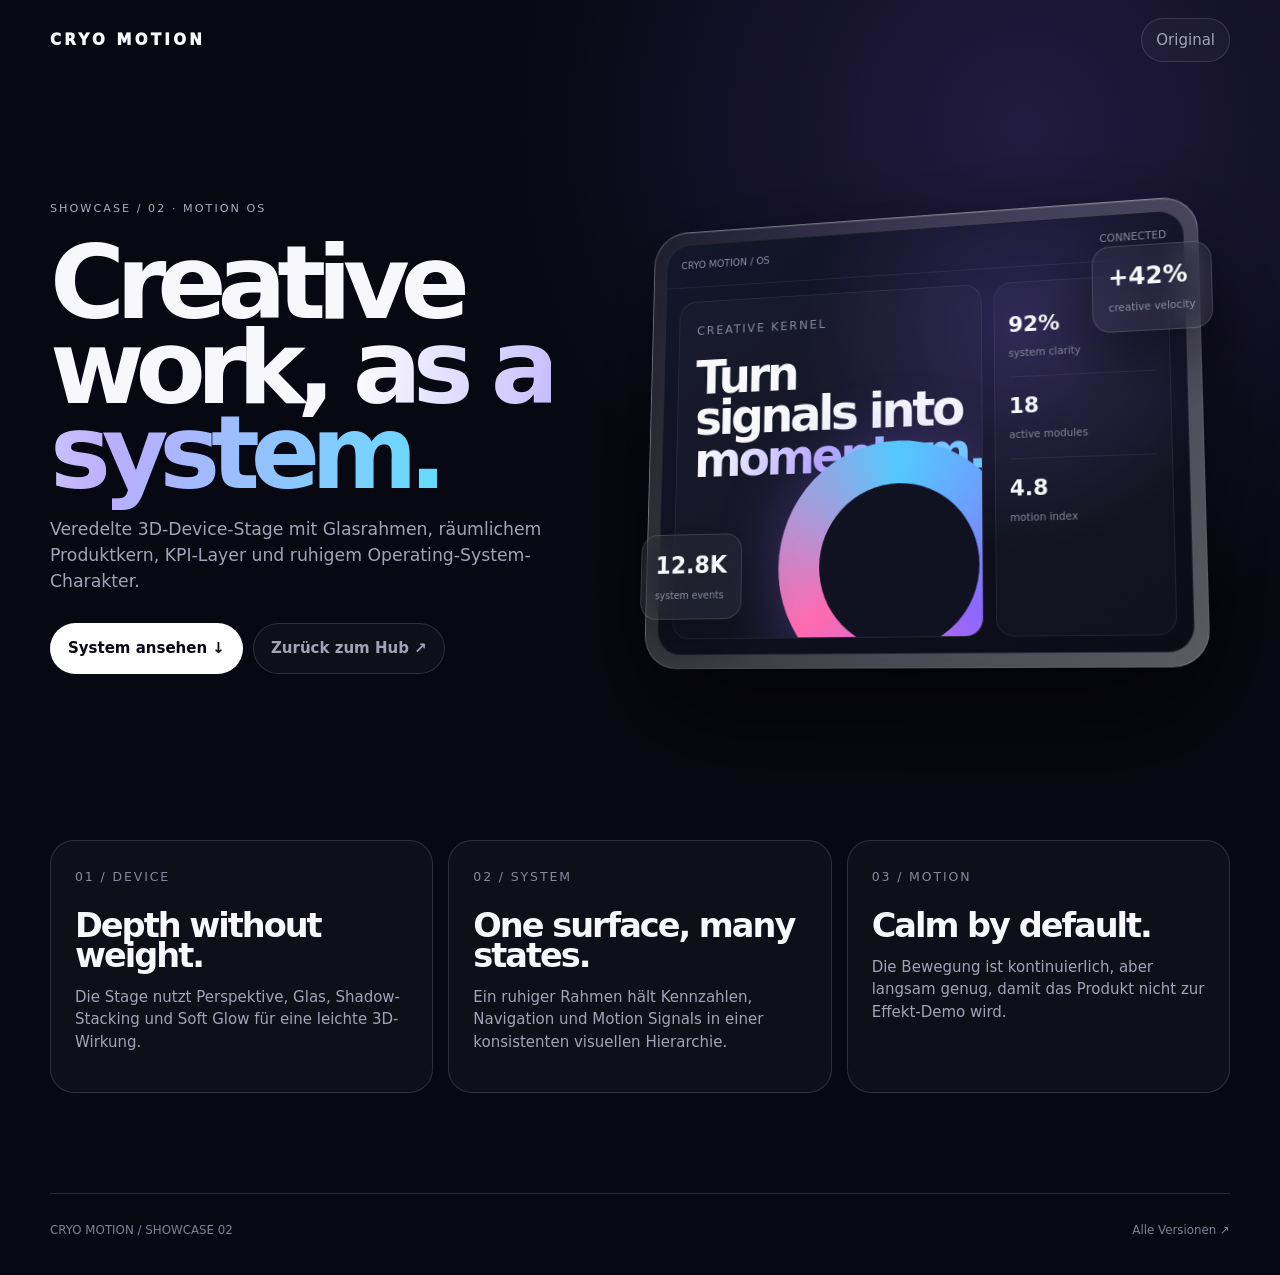
<file: showcase/motion-os-3d.html>
<!doctype html><html lang="de"><head><meta charset="utf-8"><meta name="viewport" content="width=device-width,initial-scale=1"><meta name="description" content="CRYO MOTION — Motion OS 3D showcase."><title>MOTION OS — 3D Showcase</title><style>:root{--bg:#070812;--text:#f7f7fc;--muted:#a1a4b9;--line:#fff2;--b:#54c8ff;--v:#8d67ff;--p:#ff6ab1;--l:#c4ff78}*{box-sizing:border-box}html{scroll-behavior:smooth}body{margin:0;background:radial-gradient(circle at 80% 10%,#8d67ff33,transparent 32rem),var(--bg);color:var(--text);font:15px/1.5 system-ui,sans-serif;overflow-x:hidden}a{color:inherit;text-decoration:none}.wrap{width:min(1180px,calc(100% - 34px));margin:auto}.nav{height:80px;display:flex;justify-content:space-between;align-items:center}.brand{font-weight:950;letter-spacing:.22em}.pill{border:1px solid var(--line);border-radius:999px;padding:10px 14px;color:var(--muted);background:#ffffff08}.hero{min-height:760px;display:grid;grid-template-columns:.9fr 1.1fr;gap:35px;align-items:center;padding:55px 0 100px}.eyebrow{font-size:.7rem;letter-spacing:.18em;color:#a9acc0}.hero h1{font-size:clamp(4rem,8vw,8rem);line-height:.83;letter-spacing:-.09em;margin:22px 0}.grad{color:transparent;background:linear-gradient(100deg,#fff,#bbadff 45%,#62dcff);background-clip:text;-webkit-background-clip:text}.lead{max-width:560px;color:var(--muted);font-size:1.08rem}.actions{display:flex;gap:10px;flex-wrap:wrap;margin-top:28px}.btn{padding:13px 17px;border:1px solid var(--line);border-radius:999px;font-weight:800}.solid{background:#fff;color:#080812}.stage{height:600px;position:relative;display:grid;place-items:center;perspective:1600px}.glow{position:absolute;width:470px;aspect-ratio:1;border-radius:50%;background:radial-gradient(circle,#8d67ff55,transparent 68%);filter:blur(14px)}.device{position:relative;width:min(570px,100%);aspect-ratio:1.02/.82;transform:rotateX(9deg) rotateY(-14deg);transform-style:preserve-3d;animation:breathe 8s ease-in-out infinite}.frame{position:absolute;inset:0;border:1px solid #fff3;border-radius:35px;background:linear-gradient(140deg,#fff1,#fff5);backdrop-filter:blur(25px);box-shadow:0 45px 120px #000a,inset 0 1px #fff2;padding:13px}.screen{height:100%;border-radius:25px;overflow:hidden;background:radial-gradient(circle at 70% 25%,#8d67ff38,transparent 14rem),linear-gradient(145deg,#14162b,#0b0c15);border:1px solid #fff1}.top{height:46px;border-bottom:1px solid #fff1;display:flex;align-items:center;justify-content:space-between;padding:0 16px;color:#8e91a6;font-size:.65rem}.dots{display:flex;gap:6px}.dots i{width:7px;height:7px;border-radius:50%;background:#fff3}.board{height:calc(100% - 46px);display:grid;grid-template-columns:1.3fr .7fr;gap:12px;padding:15px}.main,.side{border:1px solid #fff1;border-radius:18px;background:#ffffff06}.main{position:relative;padding:19px;overflow:hidden}.main small{color:#85889e;letter-spacing:.15em}.main h2{font-size:3.1rem;line-height:.88;letter-spacing:-.07em;max-width:330px;margin:18px 0}.rings{position:absolute;right:-40px;bottom:-55px;width:250px;aspect-ratio:1;border-radius:50%;background:conic-gradient(var(--b),var(--v),var(--p),var(--b));box-shadow:0 0 70px #8d67ff55;animation:spin 12s linear infinite}.rings:after{content:"";position:absolute;inset:43px;border-radius:50%;background:#101121}.side{padding:14px}.metric{padding:13px 0;border-bottom:1px solid #fff1}.metric:last-child{border:0}.metric b{display:block;font-size:1.35rem}.metric span{font-size:.64rem;color:#83879b}.float{position:absolute;padding:13px 15px;border:1px solid var(--line);border-radius:18px;background:#ffffff0a;backdrop-filter:blur(16px);box-shadow:0 24px 60px #0006}.f1{right:-2%;top:10%}.f2{left:-1%;bottom:11%}.float b{display:block;font-size:1.5rem}.float span{font-size:.64rem;color:#888ca0}.grid{display:grid;grid-template-columns:repeat(3,1fr);gap:15px;padding-bottom:100px}.card{border:1px solid var(--line);border-radius:24px;padding:24px;background:#ffffff08;min-height:220px}.card small{letter-spacing:.15em;color:#85899e}.card h2{font-size:2.1rem;line-height:.9;letter-spacing:-.06em;margin:23px 0 10px}.card p{color:var(--muted)}.footer{border-top:1px solid var(--line);padding:28px 0 35px;display:flex;justify-content:space-between;color:#7e8297;font-size:.74rem}@keyframes spin{to{transform:rotate(360deg)}}@keyframes breathe{50%{transform:rotateX(8deg) rotateY(-11deg) translateY(-8px)}}@media(max-width:860px){.hero{grid-template-columns:1fr}.stage{height:500px}.grid{grid-template-columns:1fr}}@media(max-width:560px){.wrap{width:calc(100% - 26px)}.stage{height:410px}.device{transform:none}.board{grid-template-columns:1fr}.side{display:none}.rings{width:190px}.float{transform:scale(.82)}}@media(prefers-reduced-motion:reduce){*{animation:none!important;scroll-behavior:auto!important}}</style></head><body><div class="wrap"><header class="nav"><a class="brand" href="../versions/hub.html">CRYO MOTION</a><a class="pill" href="../variants/motion-os.html">Original</a></header><main><section class="hero"><div><div class="eyebrow">SHOWCASE / 02 · MOTION OS</div><h1>Creative work, <span class="grad">as a system.</span></h1><p class="lead">Veredelte 3D-Device-Stage mit Glasrahmen, räumlichem Produktkern, KPI-Layer und ruhigem Operating-System-Charakter.</p><div class="actions"><a class="btn solid" href="#system">System ansehen ↓</a><a class="btn pill" href="../versions/hub.html">Zurück zum Hub ↗</a></div></div><div class="stage" aria-label="3D creative operating system"><div class="glow"></div><div class="device"><div class="frame"><div class="screen"><div class="top"><span>CRYO MOTION / OS</span><span>CONNECTED</span></div><div class="board"><div class="main"><small>CREATIVE KERNEL</small><h2>Turn signals into <span class="grad">momentum.</span></h2><div class="rings"></div></div><aside class="side"><div class="metric"><b>92%</b><span>system clarity</span></div><div class="metric"><b>18</b><span>active modules</span></div><div class="metric"><b>4.8</b><span>motion index</span></div></aside></div></div></div><div class="float f1"><b>+42%</b><span>creative velocity</span></div><div class="float f2"><b>12.8K</b><span>system events</span></div></div></div></section><section id="system" class="grid"><article class="card"><small>01 / DEVICE</small><h2>Depth without weight.</h2><p>Die Stage nutzt Perspektive, Glas, Shadow-Stacking und Soft Glow für eine leichte 3D-Wirkung.</p></article><article class="card"><small>02 / SYSTEM</small><h2>One surface, many states.</h2><p>Ein ruhiger Rahmen hält Kennzahlen, Navigation und Motion Signals in einer konsistenten visuellen Hierarchie.</p></article><article class="card"><small>03 / MOTION</small><h2>Calm by default.</h2><p>Die Bewegung ist kontinuierlich, aber langsam genug, damit das Produkt nicht zur Effekt-Demo wird.</p></article></section></main><footer class="footer"><span>CRYO MOTION / SHOWCASE 02</span><a href="../versions/hub.html">Alle Versionen ↗</a></footer></div></body></html>
</file>
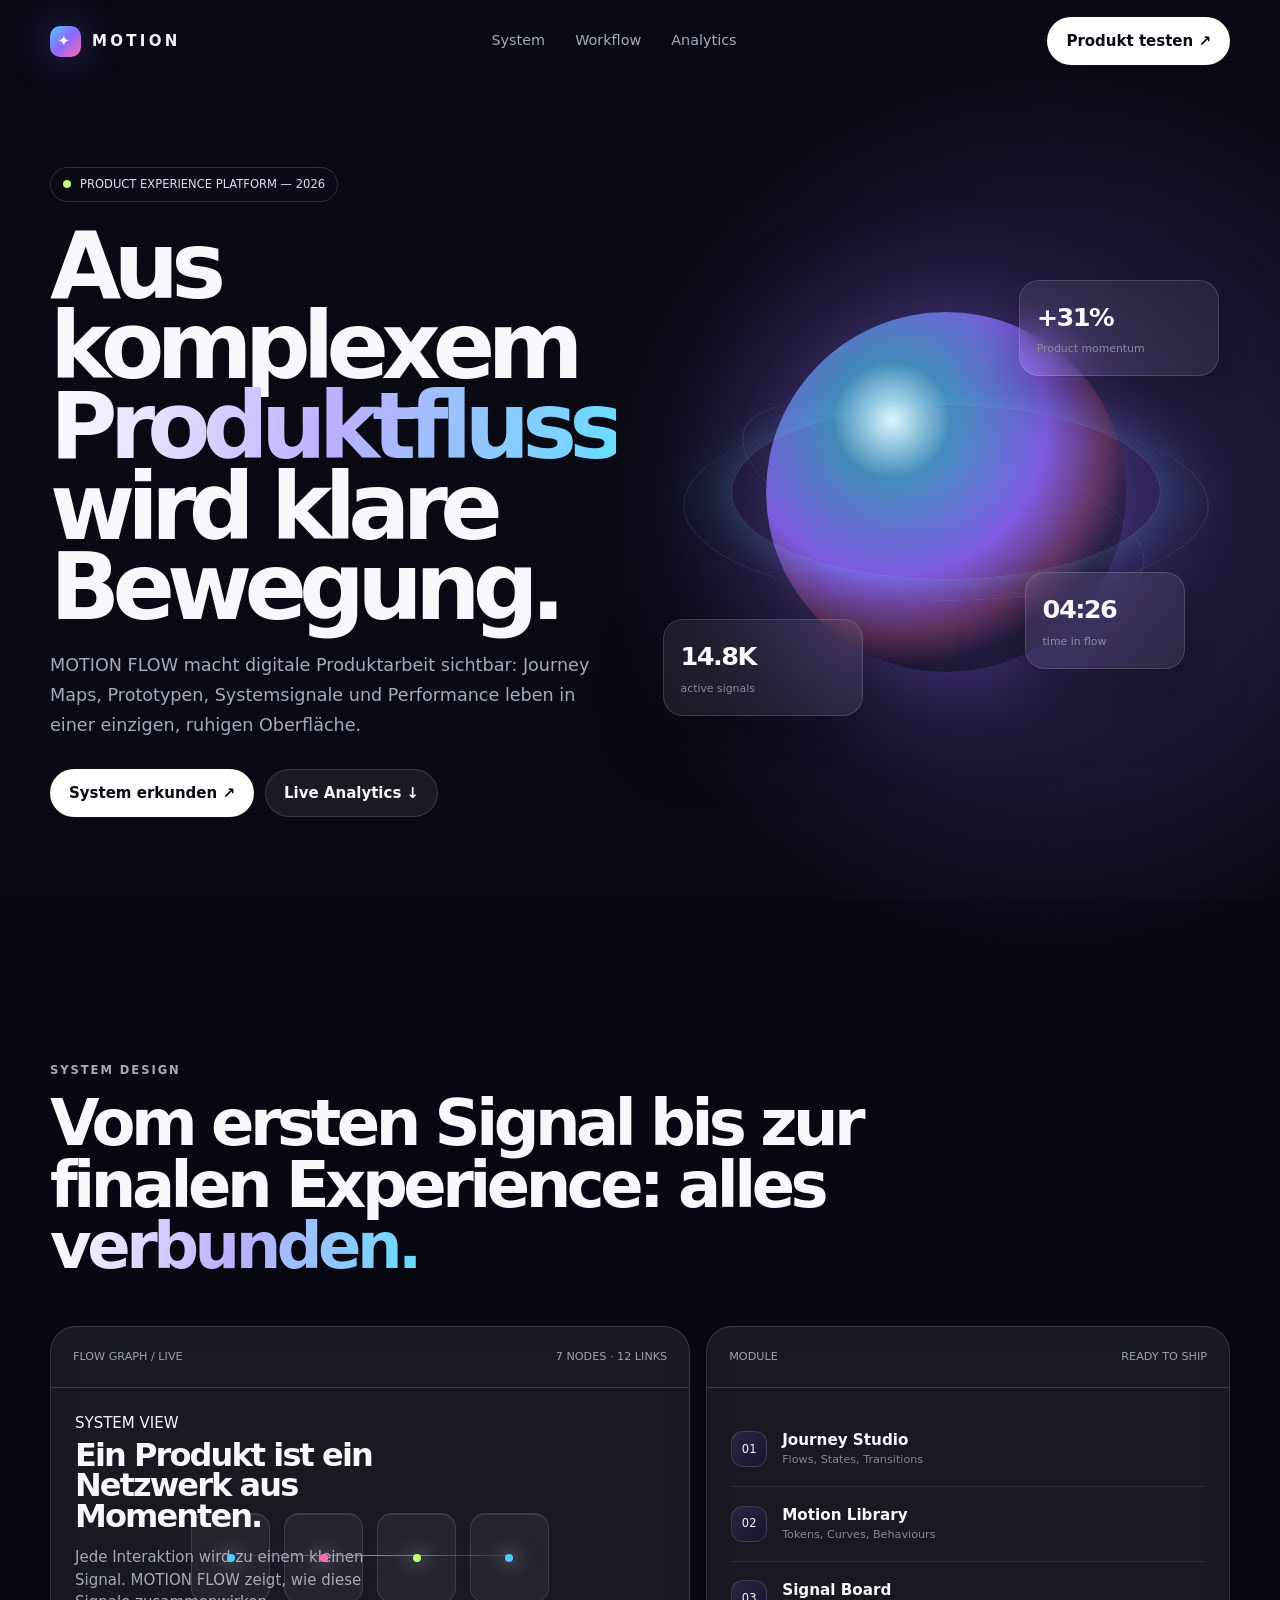
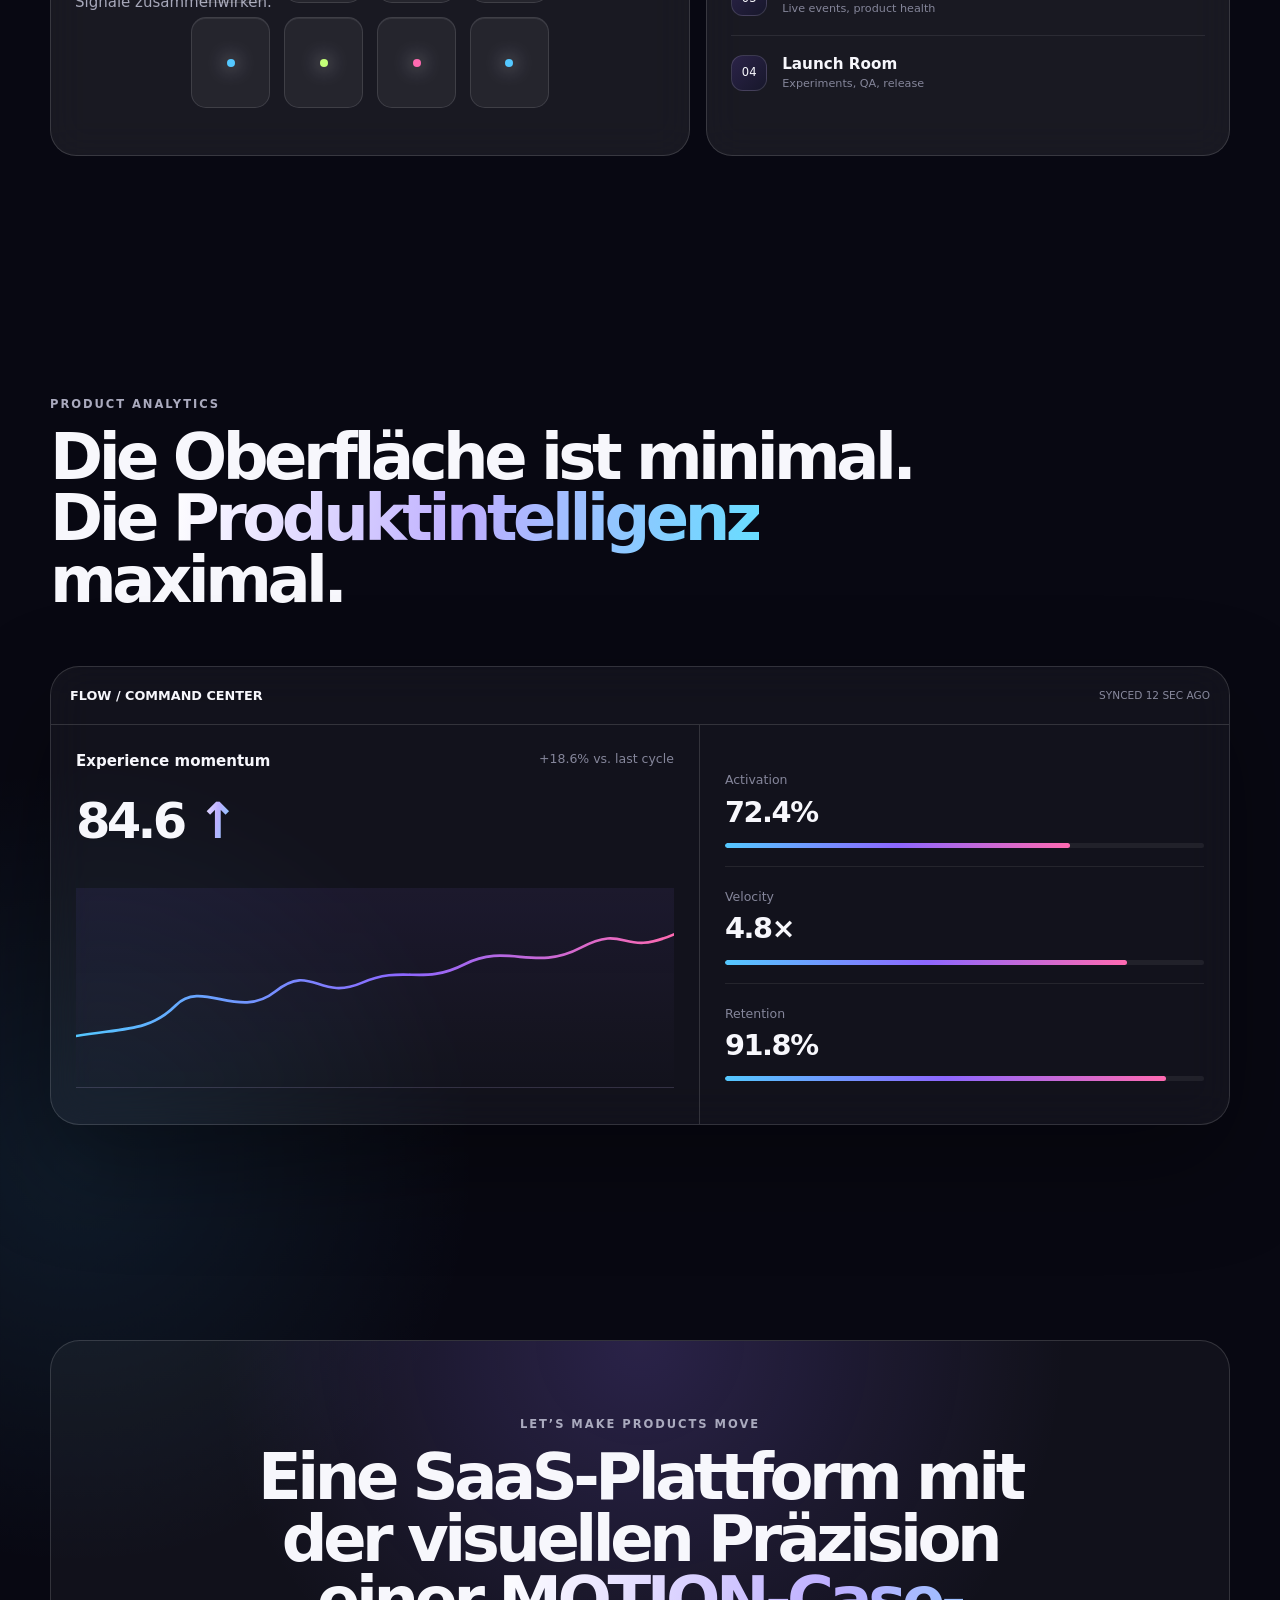
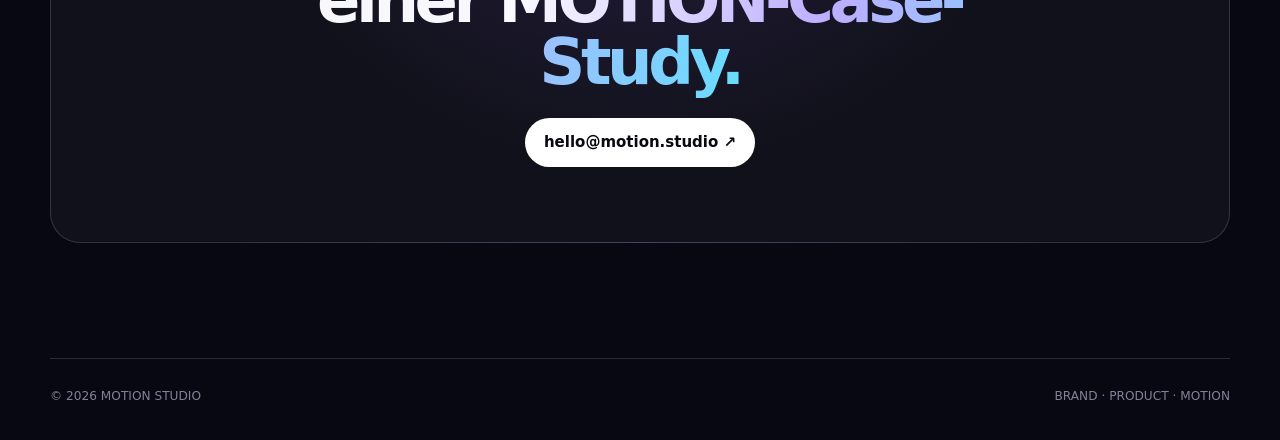
<file: variants/motion-flow.html>
<!doctype html>
<html lang="de">
<head>
<meta charset="utf-8">
<meta name="viewport" content="width=device-width,initial-scale=1">
<meta name="description" content="MOTION FLOW — animierte SaaS-Produktseite als visuelle MOTION-Vorlage.">
<title>MOTION FLOW — Product Experience Platform</title>
<style>
:root{--bg:#080812;--surface:rgba(255,255,255,.07);--surface-strong:rgba(255,255,255,.12);--line:rgba(255,255,255,.14);--text:#f7f7fc;--muted:#a7a8ba;--violet:#8d67ff;--blue:#54c8ff;--pink:#ff6ab1;--lime:#c4ff78;--radius:28px}
*{box-sizing:border-box}html{scroll-behavior:smooth}
body{margin:0;overflow-x:hidden;color:var(--text);background:radial-gradient(circle at 82% 14%,rgba(141,103,255,.27),transparent 28rem),radial-gradient(circle at 6% 76%,rgba(84,200,255,.10),transparent 25rem),var(--bg);font:15px/1.5 ui-sans-serif,system-ui,sans-serif}
body:after{content:"";position:fixed;inset:0;pointer-events:none;z-index:30;opacity:.025;background:repeating-radial-gradient(#fff 0 1px,transparent 1px 3px);background-size:8px 8px}
a{color:inherit;text-decoration:none}.wrap{width:min(1180px,calc(100% - 40px));margin:auto}
.nav{height:82px;display:flex;align-items:center;justify-content:space-between}.brand{display:flex;align-items:center;gap:11px;font-weight:900;letter-spacing:.22em}.logo{width:31px;height:31px;border-radius:10px;display:grid;place-items:center;background:linear-gradient(135deg,var(--blue),var(--violet),var(--pink));box-shadow:0 0 42px rgba(120,88,255,.45)}
.navlinks{display:flex;gap:30px;color:var(--muted);font-size:.9rem}.navlinks a:hover{color:#fff}
.btn{display:inline-flex;align-items:center;justify-content:center;gap:8px;padding:12px 18px;border-radius:999px;border:1px solid transparent;font-weight:800;transition:.25s}.btn:hover{transform:translateY(-3px) scale(1.015)}
.solid{background:#fff;color:#080812}.glass{background:var(--surface);border-color:var(--line);backdrop-filter:blur(18px)}
.hero{min-height:860px;padding:60px 0 100px;display:grid;grid-template-columns:1fr 1fr;gap:45px;align-items:center}
.eyebrow{display:inline-flex;align-items:center;gap:9px;padding:8px 12px;border:1px solid var(--line);border-radius:999px;background:rgba(12,12,26,.52);font-size:.72rem;color:#dfdfeb;backdrop-filter:blur(15px)}
.dot{width:8px;height:8px;border-radius:50%;background:var(--lime);animation:p 2s infinite}
h1{font-size:clamp(3.6rem,7.2vw,7rem);line-height:.87;letter-spacing:-.085em;max-width:750px;margin:24px 0}.grad{color:transparent;background:linear-gradient(100deg,#fff,#bdaeff,#67ddff);background-clip:text;-webkit-background-clip:text}
.lead{max-width:550px;color:var(--muted);font-size:1.1rem;line-height:1.7}.actions{display:flex;gap:11px;flex-wrap:wrap;margin-top:28px}
.visual{position:relative;min-height:590px;display:grid;place-items:center;perspective:1700px}
.orb{position:absolute;width:360px;aspect-ratio:1;border-radius:50%;background:radial-gradient(circle at 35% 30%,#d9f9ff,rgba(84,200,255,.65) 17%,rgba(141,103,255,.85) 45%,rgba(255,106,177,.28) 62%,transparent 72%);filter:blur(.2px);box-shadow:0 0 120px rgba(141,103,255,.4);animation:float 7s ease-in-out infinite alternate}
.orb:before{content:"";position:absolute;inset:-35px;border-radius:50%;border:1px solid rgba(255,255,255,.15);transform:rotateX(66deg) rotateZ(18deg);box-shadow:0 0 70px rgba(84,200,255,.25)}
.ring{position:absolute;width:520px;aspect-ratio:1;border:1px solid rgba(255,255,255,.11);border-radius:50%;transform:rotateX(69deg) rotateZ(-18deg);animation:r 16s linear infinite}.ring2{width:420px;transform:rotateX(69deg) rotateY(18deg) rotateZ(22deg);animation-direction:reverse}
.floatCard{position:absolute;width:200px;border:1px solid var(--line);background:rgba(255,255,255,.07);backdrop-filter:blur(19px);padding:17px;border-radius:20px;box-shadow:0 25px 65px rgba(0,0,0,.35);animation:cardFloat 5s ease-in-out infinite}.floatCard strong{display:block;font-size:1.6rem;letter-spacing:-.06em}.floatCard span{font-size:.68rem;color:#898a9d}.fc1{top:14%;right:2%}.fc2{bottom:12%;left:0;animation-delay:-2s}.fc3{bottom:20%;right:8%;width:160px;animation-delay:-3.5s}
.section{padding:120px 0}.label{font-size:.72rem;font-weight:900;letter-spacing:.17em;color:#aaaabe}h2{font-size:clamp(2.7rem,5vw,5rem);line-height:.96;letter-spacing:-.07em;margin:14px 0;max-width:900px}
.panelGrid{display:grid;grid-template-columns:1.1fr .9fr;gap:16px;margin-top:48px}.panel{border:1px solid var(--line);border-radius:26px;background:var(--surface);backdrop-filter:blur(18px);overflow:hidden;min-height:430px;transition:.3s}.panel:hover{transform:translateY(-7px);background:var(--surface-strong)}
.panelHead{padding:22px;border-bottom:1px solid var(--line);display:flex;justify-content:space-between;font-size:.7rem;color:#a0a1b4}.panelBody{padding:24px;position:relative;height:355px}.panelBody h3{font-size:2rem;letter-spacing:-.06em;line-height:.95;max-width:340px;margin:5px 0 10px}.panelBody p{color:var(--muted);max-width:36ch}
.nodes{position:absolute;inset:35% 22% 10% 22%;display:grid;grid-template-columns:repeat(4,1fr);grid-template-rows:repeat(2,1fr);gap:14px}.node{border:1px solid rgba(255,255,255,.12);border-radius:15px;background:rgba(255,255,255,.05);box-shadow:inset 0 1px 0 rgba(255,255,255,.08);position:relative}.node:before{content:"";position:absolute;width:8px;height:8px;border-radius:50%;background:var(--blue);left:50%;top:50%;transform:translate(-50%,-50%);box-shadow:0 0 20px currentColor}.node:nth-child(2):before,.node:nth-child(7):before{background:var(--pink)}.node:nth-child(3):before,.node:nth-child(6):before{background:var(--lime)}
.connections{position:absolute;left:25%;right:25%;top:47%;height:1px;background:linear-gradient(90deg,transparent,#7f74ff,transparent);box-shadow:0 0 20px #7f74ff88}
.list{padding:24px}.row{display:flex;align-items:center;gap:15px;padding:17px 0;border-bottom:1px solid rgba(255,255,255,.08)}.row:last-child{border-bottom:0}.rowNum{width:36px;height:36px;border-radius:12px;display:grid;place-items:center;background:linear-gradient(135deg,#2b2348,#17172b);border:1px solid var(--line);font-size:.72rem}.row b{font-size:.95rem}.row span{display:block;color:#85869a;font-size:.7rem}
.dashboard{margin-top:55px;border:1px solid var(--line);border-radius:29px;overflow:hidden;background:rgba(255,255,255,.045);backdrop-filter:blur(20px);box-shadow:0 40px 100px rgba(0,0,0,.35)}.dTop{height:58px;display:flex;align-items:center;justify-content:space-between;padding:0 19px;border-bottom:1px solid var(--line)}.dTop b{font-size:.8rem}.dTop span{font-size:.66rem;color:#88899d}
.dGrid{display:grid;grid-template-columns:1.1fr .9fr}.chartPanel{padding:25px;min-height:390px}.chartTitle{display:flex;justify-content:space-between}.chartTitle small{color:#85869b}.bigMetric{font-size:3.1rem;font-weight:900;letter-spacing:-.075em;margin-top:11px}
.spark{height:200px;margin-top:30px;position:relative;background:linear-gradient(180deg,rgba(141,103,255,.08),transparent);border-bottom:1px solid rgba(255,255,255,.1)}.spark svg{width:100%;height:100%}.spark path{fill:none;stroke:url(#line);stroke-width:4;stroke-linecap:round;stroke-dasharray:1000;stroke-dashoffset:1000;animation:draw 2.7s ease forwards}
.stats{border-left:1px solid var(--line);padding:25px}.stat{padding:18px 0;border-bottom:1px solid rgba(255,255,255,.08)}.stat:last-child{border-bottom:0}.stat small{color:#85869b}.stat b{display:block;font-size:1.8rem;letter-spacing:-.05em}.meter{height:5px;border-radius:99px;background:#ffffff10;margin-top:9px;overflow:hidden}.meter i{display:block;height:100%;width:var(--w);border-radius:inherit;background:linear-gradient(90deg,var(--blue),var(--violet),var(--pink));animation:meter 1.4s ease-out both}
.cta{text-align:center;padding:95px 0 115px}.ctaPanel{padding:75px 24px;border:1px solid var(--line);border-radius:30px;background:radial-gradient(circle at 50% 0,rgba(141,103,255,.2),transparent 55%),rgba(255,255,255,.04)}.cta h2{margin:14px auto 25px;max-width:830px}.footer{border-top:1px solid var(--line);padding:28px 0 35px;display:flex;justify-content:space-between;color:#818296;font-size:.76rem}
.reveal{opacity:0;transform:translateY(32px);transition:.75s cubic-bezier(.2,.8,.2,1)}.show{opacity:1;transform:none}
@keyframes p{70%{box-shadow:0 0 0 9px rgba(196,255,120,0)}}@keyframes r{to{transform:rotateX(69deg) rotateZ(342deg)}}@keyframes float{to{transform:translateY(-20px) scale(1.03)}}@keyframes cardFloat{to{transform:translateY(-9px)}}@keyframes draw{to{stroke-dashoffset:0}}@keyframes meter{from{width:0}}
@media(max-width:920px){.navlinks{display:none}.hero{grid-template-columns:1fr}.visual{min-height:500px}.panelGrid{grid-template-columns:1fr}.dGrid{grid-template-columns:1fr}.stats{border-left:0;border-top:1px solid var(--line);display:grid;grid-template-columns:repeat(3,1fr);gap:15px}.stat{border:0}}
@media(max-width:560px){.wrap{width:calc(100% - 28px)}.nav{height:70px}.nav>.btn{padding:10px 13px;font-size:.78rem}.hero{padding:45px 0 80px}.hero h1{font-size:clamp(3.15rem,16vw,5.2rem)}.actions .btn{width:100%}.visual{min-height:430px}.orb{width:265px}.ring{width:350px}.ring2{width:290px}.floatCard{transform:scale(.83)}.fc1{right:-5%}.fc2{left:-10%}.panelBody{height:390px}.nodes{inset:47% 12% 15% 12%}.section{padding:85px 0}.stats{grid-template-columns:1fr}.footer{flex-direction:column;gap:10px}}
@media(prefers-reduced-motion:reduce){html{scroll-behavior:auto}*,*:before,*:after{animation-duration:.01ms!important;animation-iteration-count:1!important;transition-duration:.01ms!important}.reveal{opacity:1;transform:none}}
</style>
</head>
<body>
<div class="wrap">
<header class="nav"><a class="brand" href="#top"><span class="logo" aria-hidden="true">✦</span>MOTION</a><nav class="navlinks" aria-label="Hauptnavigation"><a href="#system">System</a><a href="#workflow">Workflow</a><a href="#analytics">Analytics</a></nav><a class="btn solid" href="#kontakt">Produkt testen ↗</a></header>
<main id="top">
<section class="hero"><div><div class="eyebrow"><span class="dot"></span>PRODUCT EXPERIENCE PLATFORM — 2026</div><h1>Aus komplexem <span class="grad">Produktfluss</span> wird klare Bewegung.</h1><p class="lead">MOTION FLOW macht digitale Produktarbeit sichtbar: Journey Maps, Prototypen, Systemsignale und Performance leben in einer einzigen, ruhigen Oberfläche.</p><div class="actions"><a class="btn solid" href="#system">System erkunden ↗</a><a class="btn glass" href="#analytics">Live Analytics ↓</a></div></div>
<div class="visual" aria-label="3D-Produktvisualisierung"><div class="ring"></div><div class="ring ring2"></div><div class="orb"></div><div class="floatCard fc1"><strong>+31%</strong><span>Product momentum</span></div><div class="floatCard fc2"><strong>14.8K</strong><span>active signals</span></div><div class="floatCard fc3"><strong>04:26</strong><span>time in flow</span></div></div></section>
<section id="system" class="section reveal"><div class="label">SYSTEM DESIGN</div><h2>Vom ersten Signal bis zur finalen Experience: alles <span class="grad">verbunden.</span></h2><div class="panelGrid"><article class="panel"><div class="panelHead"><span>FLOW GRAPH / LIVE</span><span>7 NODES · 12 LINKS</span></div><div class="panelBody"><div class="tag">SYSTEM VIEW</div><h3>Ein Produkt ist ein Netzwerk aus Momenten.</h3><p>Jede Interaktion wird zu einem kleinen Signal. MOTION FLOW zeigt, wie diese Signale zusammenwirken.</p><div class="connections"></div><div class="nodes"><i class="node"></i><i class="node"></i><i class="node"></i><i class="node"></i><i class="node"></i><i class="node"></i><i class="node"></i><i class="node"></i></div></div></article><article class="panel"><div class="panelHead"><span>MODULE</span><span>READY TO SHIP</span></div><div class="list"><div class="row"><div class="rowNum">01</div><div><b>Journey Studio</b><span>Flows, States, Transitions</span></div></div><div class="row"><div class="rowNum">02</div><div><b>Motion Library</b><span>Tokens, Curves, Behaviours</span></div></div><div class="row"><div class="rowNum">03</div><div><b>Signal Board</b><span>Live events, product health</span></div></div><div class="row"><div class="rowNum">04</div><div><b>Launch Room</b><span>Experiments, QA, release</span></div></div></div></article></div></section>
<section id="workflow" class="section reveal"><div class="label">PRODUCT ANALYTICS</div><h2>Die Oberfläche ist minimal. Die <span class="grad">Produktintelligenz</span> maximal.</h2><div id="analytics" class="dashboard"><div class="dTop"><b>FLOW / COMMAND CENTER</b><span>SYNCED 12 SEC AGO</span></div><div class="dGrid"><div class="chartPanel"><div class="chartTitle"><b>Experience momentum</b><small>+18.6% vs. last cycle</small></div><div class="bigMetric">84.6 <span class="grad">↑</span></div><div class="spark"><svg viewBox="0 0 900 210" role="img" aria-label="Wachsender Performance-Verlauf"><defs><linearGradient id="line" x1="0" y1="0" x2="1" y2="0"><stop offset="0" stop-color="#54c8ff"/><stop offset=".55" stop-color="#8d67ff"/><stop offset="1" stop-color="#ff6ab1"/></linearGradient></defs><path d="M0 178 C70 166 110 172 150 132 S245 155 300 111 S365 126 430 98 S520 103 585 70 S690 82 760 45 S820 60 900 25"/></svg></div></div><aside class="stats"><div class="stat"><small>Activation</small><b>72.4%</b><div class="meter"><i style="--w:72%"></i></div></div><div class="stat"><small>Velocity</small><b>4.8×</b><div class="meter"><i style="--w:84%"></i></div></div><div class="stat"><small>Retention</small><b>91.8%</b><div class="meter"><i style="--w:92%"></i></div></div></aside></div></div></section>
<section class="cta reveal"><div class="ctaPanel"><div class="label">LET’S MAKE PRODUCTS MOVE</div><h2>Eine SaaS-Plattform mit der visuellen Präzision einer <span class="grad">MOTION-Case-Study.</span></h2><a id="kontakt" class="btn solid" href="mailto:hello@motion.studio">hello@motion.studio ↗</a></div></section>
</main><footer class="footer"><span>© 2026 MOTION STUDIO</span><span>BRAND · PRODUCT · MOTION</span></footer></div>
<script>(()=>{const reduced=matchMedia('(prefers-reduced-motion: reduce)').matches;const visual=document.querySelector('.visual');const desktop=matchMedia('(min-width:921px)');if(visual&&!reduced){let raf=0,px=innerWidth/2,py=innerHeight/2;const draw=()=>{raf=0;const rx=(py/innerHeight-.5)*-6,ry=(px/innerWidth-.5)*8;visual.style.transform=`translate3d(${(px/innerWidth-.5)*8}px,${(py/innerHeight-.5)*6}px,0) rotateX(${rx}deg) rotateY(${ry}deg)`};addEventListener('pointermove',e=>{if(!desktop.matches)return;px=e.clientX;py=e.clientY;if(!raf)raf=requestAnimationFrame(draw)},{passive:true});addEventListener('blur',()=>visual.style.transform='none')}const items=document.querySelectorAll('.reveal');if(reduced||!('IntersectionObserver'in window)){items.forEach(x=>x.classList.add('show'));return}const io=new IntersectionObserver(es=>es.forEach(e=>{if(e.isIntersecting){e.target.classList.add('show');io.unobserve(e.target)}}),{threshold:.14});items.forEach(x=>io.observe(x))})();</script>
</body>
</html>
</file>
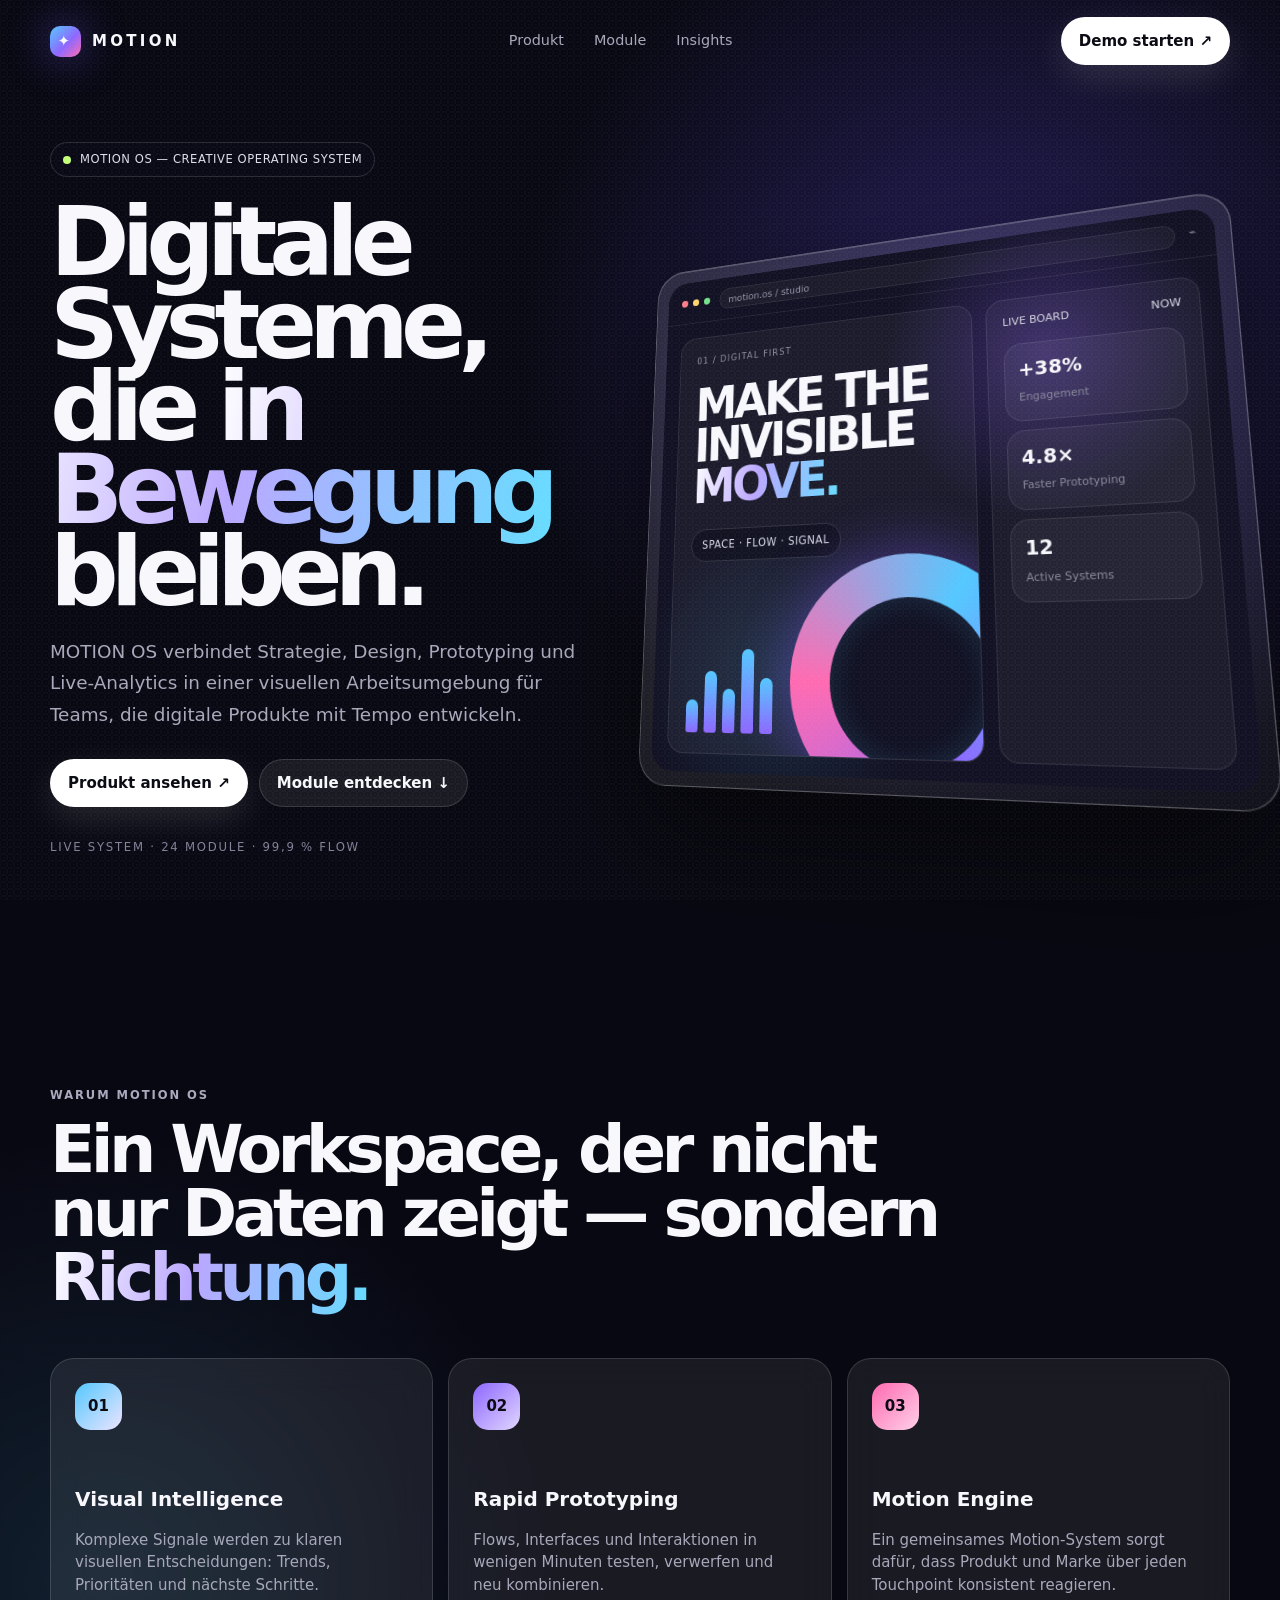
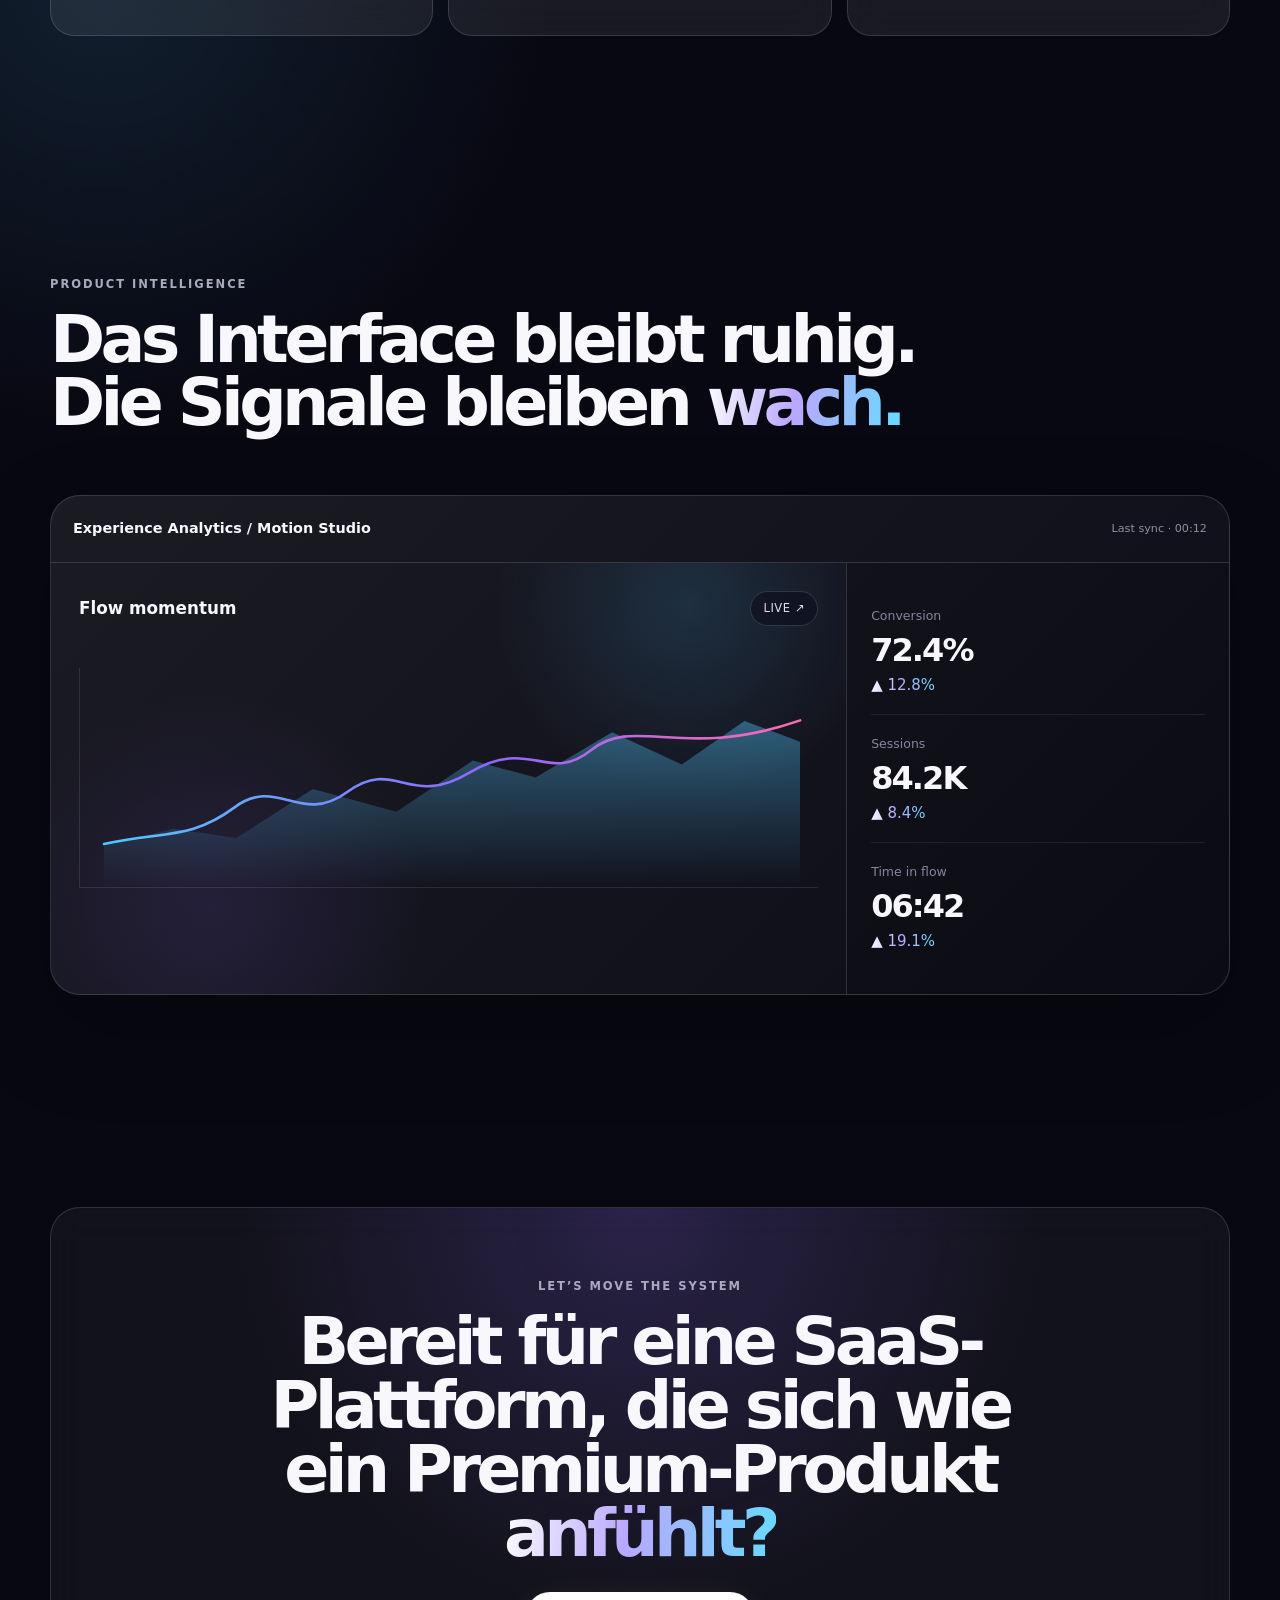
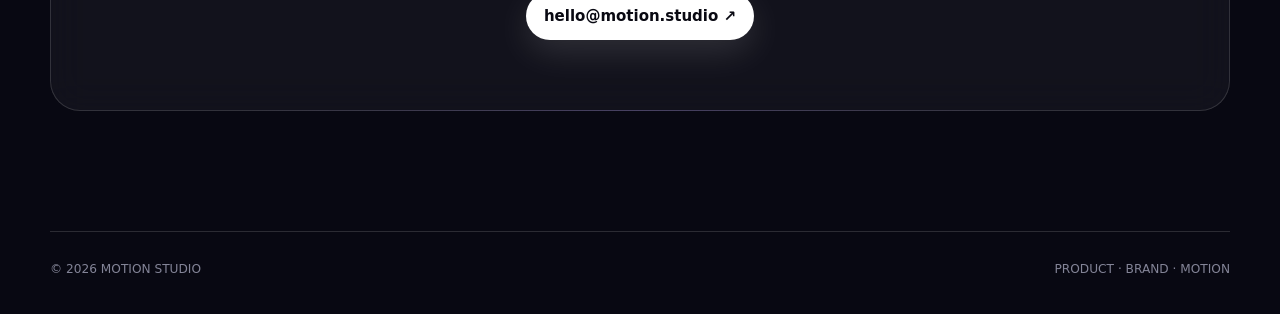
<file: variants/motion-os.html>
<!doctype html>
<html lang="de">
<head>
<meta charset="utf-8">
<meta name="viewport" content="width=device-width,initial-scale=1">
<meta name="description" content="MOTION OS — animierte 3D-SaaS-Produktseite für kreative digitale Systeme.">
<title>MOTION OS — Creative Operating System</title>
<style>
:root{--bg:#080812;--surface:rgba(255,255,255,.075);--surface-strong:rgba(255,255,255,.13);--line:rgba(255,255,255,.14);--text:#f7f7fc;--muted:#a7a8ba;--violet:#8d67ff;--blue:#54c8ff;--pink:#ff6ab1;--lime:#c4ff78;--radius:28px}
*{box-sizing:border-box}html{scroll-behavior:smooth}
body{margin:0;overflow-x:hidden;color:var(--text);background:radial-gradient(circle at 78% 10%,rgba(103,78,255,.30),transparent 30rem),radial-gradient(circle at 8% 45%,rgba(84,200,255,.12),transparent 28rem),var(--bg);font:15px/1.5 Inter,ui-sans-serif,system-ui,-apple-system,BlinkMacSystemFont,"Segoe UI",sans-serif}
body:before{content:"";position:fixed;inset:0;pointer-events:none;opacity:.028;z-index:50;background-image:repeating-radial-gradient(#fff 0 1px,transparent 1px 3px);background-size:7px 7px}a{color:inherit;text-decoration:none}.wrap{width:min(1180px,calc(100% - 40px));margin:auto}
.nav{height:82px;display:flex;align-items:center;justify-content:space-between;gap:20px}.brand{display:flex;align-items:center;gap:11px;font-weight:900;letter-spacing:.22em}.logo{width:31px;height:31px;border-radius:10px;display:grid;place-items:center;background:linear-gradient(135deg,var(--blue),var(--violet) 56%,var(--pink));box-shadow:0 0 40px rgba(112,91,255,.5)}
.navlinks{display:flex;gap:30px;color:var(--muted);font-size:.9rem}.navlinks a:hover{color:#fff}.btn{border:1px solid transparent;border-radius:999px;padding:12px 17px;display:inline-flex;align-items:center;justify-content:center;gap:8px;font-weight:800;transition:.25s}.btn:hover{transform:translateY(-3px) scale(1.015)}.solid{background:#fff;color:#090912;box-shadow:0 12px 35px rgba(255,255,255,.12)}.glass{background:var(--surface);border-color:var(--line);backdrop-filter:blur(18px)}
.hero{min-height:820px;display:grid;grid-template-columns:.92fr 1.08fr;gap:30px;align-items:center;padding:60px 0 110px}.eyebrow,.tag{display:inline-flex;align-items:center;gap:9px;padding:8px 12px;border:1px solid var(--line);border-radius:999px;background:rgba(12,12,26,.55);backdrop-filter:blur(15px);color:#ddddec;font-size:.72rem;letter-spacing:.05em}.dot{width:8px;height:8px;border-radius:50%;background:var(--lime);animation:pulse 2s infinite;box-shadow:0 0 0 0 rgba(196,255,120,.5)}
h1{font-size:clamp(3.8rem,7.5vw,7.25rem);line-height:.86;letter-spacing:-.085em;margin:24px 0 22px;max-width:780px}.grad{background:linear-gradient(100deg,#fff,#baa7ff 45%,#66dcff);color:transparent;background-clip:text;-webkit-background-clip:text}.lead{color:var(--muted);font-size:clamp(1rem,1.5vw,1.15rem);max-width:560px;line-height:1.7}.actions{display:flex;flex-wrap:wrap;gap:11px;margin-top:29px}.heroNote{margin-top:32px;color:#808198;font-size:.73rem;letter-spacing:.15em;text-transform:uppercase}
.stage{position:relative;min-height:570px;display:grid;place-items:center;perspective:1500px}.stageGlow{position:absolute;width:430px;height:430px;border-radius:50%;background:radial-gradient(circle,rgba(121,80,255,.32),transparent 68%);filter:blur(10px)}.device{position:relative;width:min(620px,100%);aspect-ratio:1.03/0.94;transform:perspective(1500px) rotateX(9deg) rotateY(-15deg) rotateZ(-1deg);transition:transform .25s ease;will-change:transform}.device:before{content:"";position:absolute;inset:8% 7%;border-radius:38px;background:linear-gradient(140deg,rgba(255,255,255,.17),rgba(255,255,255,.02));filter:blur(18px);transform:translateZ(-30px);opacity:.7}.deviceFrame{position:absolute;inset:0;border:1px solid rgba(255,255,255,.25);border-radius:32px;padding:14px;background:linear-gradient(145deg,rgba(255,255,255,.11),rgba(255,255,255,.035));backdrop-filter:blur(28px);box-shadow:0 45px 110px rgba(0,0,0,.62),inset 0 1px 0 rgba(255,255,255,.18)}
.browser{height:100%;border-radius:23px;overflow:hidden;background:radial-gradient(circle at 72% 24%,rgba(144,94,255,.30),transparent 28%),radial-gradient(circle at 24% 82%,rgba(84,200,255,.14),transparent 25%),#111123}.browserTop{height:50px;padding:0 17px;display:flex;align-items:center;gap:12px;border-bottom:1px solid rgba(255,255,255,.08);color:#9596aa;font-size:.68rem}.dots{display:flex;gap:6px}.dots i{width:8px;height:8px;border-radius:50%;background:#ffffff55}.dots i:nth-child(1){background:#ff7d8c}.dots i:nth-child(2){background:#ffd56d}.dots i:nth-child(3){background:#76e28b}.url{flex:1;height:24px;padding:5px 10px;border:1px solid rgba(255,255,255,.08);border-radius:999px;background:rgba(255,255,255,.045)}
.browserBody{height:calc(100% - 50px);display:grid;grid-template-columns:1fr 205px;gap:14px;padding:18px}.mainPanel,.sidePanel,.metric{border:1px solid rgba(255,255,255,.09);background:rgba(255,255,255,.045);border-radius:18px}.mainPanel{padding:20px;position:relative;overflow:hidden}.sidePanel{padding:16px}.micro{font-size:.62rem;color:#8d8da1;letter-spacing:.13em;text-transform:uppercase}.mainTitle{font-size:clamp(2rem,4vw,3.5rem);font-weight:900;line-height:.9;letter-spacing:-.07em;margin-top:20px;max-width:400px}.kernel{position:absolute;right:-54px;bottom:-54px;width:250px;aspect-ratio:1;border-radius:50%;background:conic-gradient(from 30deg,var(--blue),var(--violet),var(--pink),var(--blue));animation:spin 13s linear infinite;box-shadow:0 0 60px rgba(126,90,255,.45)}.kernel:after{content:"";position:absolute;inset:43px;border-radius:50%;background:#111123;box-shadow:inset 0 0 30px rgba(84,200,255,.16)}.plot{position:absolute;left:20px;bottom:20px;display:flex;align-items:end;gap:7px;height:95px}.plot i{width:14px;height:var(--h);border-radius:7px 7px 3px 3px;background:linear-gradient(180deg,var(--blue),var(--violet));animation:b 1.7s ease-in-out infinite alternate}.plot i:nth-child(1){--h:35%}.plot i:nth-child(2){--h:65%;animation-delay:-.4s}.plot i:nth-child(3){--h:46%;animation-delay:-.9s}.plot i:nth-child(4){--h:88%;animation-delay:-.2s}.plot i:nth-child(5){--h:58%;animation-delay:-.7s}.sideTitle{display:flex;justify-content:space-between;font-size:.68rem;color:#d7d7e2;margin-bottom:15px}.metric{padding:13px;margin-bottom:9px}.metric b{display:block;font-size:1.2rem}.metric span{color:#88899b;font-size:.66rem}
.section{padding:120px 0}.label{font-size:.72rem;font-weight:900;letter-spacing:.17em;color:#aaaabe}h2{font-size:clamp(2.8rem,5.2vw,5.2rem);line-height:.96;letter-spacing:-.07em;margin:14px 0 0;max-width:900px}.featureGrid{display:grid;grid-template-columns:repeat(3,1fr);gap:15px;margin-top:48px}.card{border:1px solid var(--line);background:var(--surface);backdrop-filter:blur(18px);border-radius:24px;padding:24px;min-height:260px;transition:.3s}.card:hover{transform:translateY(-9px);background:var(--surface-strong)}.icon{width:47px;height:47px;border-radius:15px;display:grid;place-items:center;font-weight:900;color:#0b0b13;margin-bottom:54px}.i1{background:linear-gradient(135deg,var(--blue),#ece4ff)}.i2{background:linear-gradient(135deg,var(--violet),#e1d6ff)}.i3{background:linear-gradient(135deg,var(--pink),#ffd0e8)}.card h3{margin:0;font-size:1.25rem}.card p{color:var(--muted);max-width:34ch}
.product{margin-top:60px;border:1px solid var(--line);border-radius:30px;overflow:hidden;background:linear-gradient(135deg,rgba(255,255,255,.08),rgba(255,255,255,.025));box-shadow:0 35px 90px rgba(0,0,0,.32)}.productTop{display:flex;justify-content:space-between;gap:20px;padding:22px;border-bottom:1px solid var(--line);align-items:center}.productTop strong{font-size:.9rem}.productTop span{color:#8f90a4;font-size:.7rem}.productGrid{display:grid;grid-template-columns:1.35fr .65fr;gap:0}.analytics{min-height:420px;padding:28px;position:relative;background:radial-gradient(circle at 80% 10%,rgba(84,200,255,.15),transparent 26%),radial-gradient(circle at 20% 80%,rgba(141,103,255,.12),transparent 30%)}.analyticsHeader{display:flex;justify-content:space-between;align-items:center}.analyticsHeader b{font-size:1.05rem}.timeline{margin-top:42px;height:220px;position:relative;border-left:1px solid rgba(255,255,255,.1);border-bottom:1px solid rgba(255,255,255,.1)}.area{position:absolute;inset:30px 18px 0 24px;clip-path:polygon(0 78%,10% 69%,19% 74%,30% 48%,42% 60%,53% 33%,62% 42%,73% 18%,83% 35%,92% 12%,100% 23%,100% 100%,0 100%);background:linear-gradient(180deg,rgba(84,200,255,.46),rgba(84,200,255,0));filter:blur(.1px)}.lineChart{position:absolute;inset:28px 18px 0 24px;overflow:visible}.lineChart path{fill:none;stroke:url(#g);stroke-width:3;stroke-linecap:round;stroke-linejoin:round;stroke-dasharray:900;stroke-dashoffset:900;animation:draw 2.6s ease forwards}.kpis{padding:24px;border-left:1px solid var(--line);background:rgba(0,0,0,.12)}.kpi{padding:17px 0;border-bottom:1px solid rgba(255,255,255,.08)}.kpi:last-child{border-bottom:0}.kpi small{color:#85869a}.kpi b{display:block;font-size:2rem;letter-spacing:-.06em}.cta{padding:92px 0 120px;text-align:center}.cta .panel{padding:70px 25px;border:1px solid var(--line);border-radius:30px;background:radial-gradient(circle at 50% 0,rgba(141,103,255,.2),transparent 52%),rgba(255,255,255,.045);backdrop-filter:blur(18px);position:relative;overflow:hidden}.cta h2{margin:15px auto 26px;max-width:820px}.footer{border-top:1px solid var(--line);padding:28px 0 35px;display:flex;justify-content:space-between;color:#838497;font-size:.76rem}.reveal{opacity:0;transform:translateY(32px);transition:.8s cubic-bezier(.2,.8,.2,1)}.show{opacity:1;transform:none}
@keyframes pulse{70%{box-shadow:0 0 0 9px rgba(196,255,120,0)}}@keyframes spin{to{transform:rotate(360deg)}}@keyframes b{to{transform:scaleY(.55)}}@keyframes draw{to{stroke-dashoffset:0}}
@media(max-width:930px){.navlinks{display:none}.hero{grid-template-columns:1fr;padding-top:45px}.stage{min-height:520px}.device{max-width:690px}.featureGrid{grid-template-columns:1fr}.productGrid{grid-template-columns:1fr}.kpis{border-left:0;border-top:1px solid var(--line);display:grid;grid-template-columns:repeat(3,1fr);gap:18px}.kpi{border:0}.heroNote{margin-bottom:10px}}
@media(max-width:560px){.wrap{width:calc(100% - 28px)}.nav{height:70px}.nav>.btn{padding:10px 13px;font-size:.78rem}.hero{padding:55px 0 75px;min-height:auto}.hero h1{font-size:clamp(3.2rem,16vw,5.4rem)}.actions .btn{width:100%}.stage{min-height:390px}.device{aspect-ratio:1/1.03;transform:none}.browserBody{grid-template-columns:1fr}.sidePanel{display:none}.mainTitle{font-size:2.6rem}.section{padding:85px 0}.kpis{grid-template-columns:1fr}.footer{flex-direction:column;gap:10px}}
@media(prefers-reduced-motion:reduce){html{scroll-behavior:auto}*,*:before,*:after{animation-duration:.01ms!important;animation-iteration-count:1!important;transition-duration:.01ms!important}.reveal{opacity:1;transform:none}}
</style>
</head>
<body>
<div class="wrap"><header class="nav"><a class="brand" href="#top"><span class="logo" aria-hidden="true">✦</span>MOTION</a><nav class="navlinks" aria-label="Hauptnavigation"><a href="#produkt">Produkt</a><a href="#module">Module</a><a href="#insights">Insights</a></nav><a class="btn solid" href="#kontakt">Demo starten ↗</a></header>
<main id="top"><section class="hero"><div><div class="eyebrow"><span class="dot"></span>MOTION OS — CREATIVE OPERATING SYSTEM</div><h1>Digitale Systeme, die <span class="grad">in Bewegung</span> bleiben.</h1><p class="lead">MOTION OS verbindet Strategie, Design, Prototyping und Live-Analytics in einer visuellen Arbeitsumgebung für Teams, die digitale Produkte mit Tempo entwickeln.</p><div class="actions"><a class="btn solid" href="#produkt">Produkt ansehen ↗</a><a class="btn glass" href="#module">Module entdecken ↓</a></div><div class="heroNote">LIVE SYSTEM · 24 MODULE · 99,9 % FLOW</div></div><div class="stage" aria-label="Interaktive 3D-Produktansicht"><div class="stageGlow"></div><div class="device" id="device"><div class="deviceFrame"><div class="browser"><div class="browserTop"><div class="dots"><i></i><i></i><i></i></div><div class="url">motion.os / studio</div><span>⌁</span></div><div class="browserBody"><div class="mainPanel"><div class="micro">01 / DIGITAL FIRST</div><div class="mainTitle">MAKE THE<br>INVISIBLE<br><span class="grad">MOVE.</span></div><div class="tag" style="margin-top:24px">SPACE · FLOW · SIGNAL</div><div class="kernel"></div><div class="plot"><i></i><i></i><i></i><i></i><i></i></div></div><aside class="sidePanel"><div class="sideTitle"><span>LIVE BOARD</span><span>NOW</span></div><div class="metric"><b>+38%</b><span>Engagement</span></div><div class="metric"><b>4.8×</b><span>Faster Prototyping</span></div><div class="metric"><b>12</b><span>Active Systems</span></div></aside></div></div></div></div></div></section>
<section id="module" class="section reveal"><div class="label">WARUM MOTION OS</div><h2>Ein Workspace, der nicht nur Daten zeigt — sondern <span class="grad">Richtung.</span></h2><div class="featureGrid"><article class="card"><div class="icon i1">01</div><h3>Visual Intelligence</h3><p>Komplexe Signale werden zu klaren visuellen Entscheidungen: Trends, Prioritäten und nächste Schritte.</p></article><article class="card"><div class="icon i2">02</div><h3>Rapid Prototyping</h3><p>Flows, Interfaces und Interaktionen in wenigen Minuten testen, verwerfen und neu kombinieren.</p></article><article class="card"><div class="icon i3">03</div><h3>Motion Engine</h3><p>Ein gemeinsames Motion-System sorgt dafür, dass Produkt und Marke über jeden Touchpoint konsistent reagieren.</p></article></div></section>
<section id="produkt" class="section reveal"><div class="label">PRODUCT INTELLIGENCE</div><h2>Das Interface bleibt ruhig. Die Signale bleiben <span class="grad">wach.</span></h2><div class="product"><div class="productTop"><strong>Experience Analytics / Motion Studio</strong><span>Last sync · 00:12</span></div><div class="productGrid"><div class="analytics"><div class="analyticsHeader"><b>Flow momentum</b><span class="tag">LIVE ↗</span></div><div class="timeline"><div class="area"></div><svg class="lineChart" viewBox="0 0 800 220" role="img" aria-label="Aufwärts verlaufender Live-Chart"><defs><linearGradient id="g" x1="0" y1="0" x2="1" y2="0"><stop offset="0" stop-color="#54c8ff"/><stop offset=".55" stop-color="#8d67ff"/><stop offset="1" stop-color="#ff6ab1"/></linearGradient></defs><path d="M0 170 C70 155 100 165 150 128 S225 150 280 110 S350 130 420 88 S510 102 560 62 S665 75 800 28"/></svg></div></div><aside class="kpis"><div class="kpi"><small>Conversion</small><b>72.4%</b><span class="grad">▲ 12.8%</span></div><div class="kpi"><small>Sessions</small><b>84.2K</b><span class="grad">▲ 8.4%</span></div><div class="kpi"><small>Time in flow</small><b>06:42</b><span class="grad">▲ 19.1%</span></div></aside></div></div></section>
<section id="insights" class="cta reveal"><div class="panel"><div class="label">LET’S MOVE THE SYSTEM</div><h2>Bereit für eine SaaS-Plattform, die sich wie ein Premium-Produkt <span class="grad">anfühlt?</span></h2><a id="kontakt" class="btn solid" href="mailto:hello@motion.studio">hello@motion.studio ↗</a></div></section></main><footer class="footer"><span>© 2026 MOTION STUDIO</span><span>PRODUCT · BRAND · MOTION</span></footer></div>
<script>(()=>{const reduced=matchMedia('(prefers-reduced-motion: reduce)').matches;const device=document.querySelector('#device');const desktop=matchMedia('(min-width: 931px)');if(device&&!reduced){let frame=0,px=innerWidth/2,py=innerHeight/2;const render=()=>{frame=0;const rx=9+((py/innerHeight)-.5)*-8,ry=-15+((px/innerWidth)-.5)*12;device.style.transform=`perspective(1500px) rotateX(${rx}deg) rotateY(${ry}deg) rotateZ(-1deg)`};addEventListener('pointermove',e=>{if(!desktop.matches)return;px=e.clientX;py=e.clientY;if(!frame)frame=requestAnimationFrame(render)},{passive:true});addEventListener('blur',()=>{device.style.transform='perspective(1500px) rotateX(9deg) rotateY(-15deg) rotateZ(-1deg)'});}const items=document.querySelectorAll('.reveal');if(reduced||!('IntersectionObserver'in window)){items.forEach(x=>x.classList.add('show'));return}const io=new IntersectionObserver(entries=>entries.forEach(e=>{if(e.isIntersecting){e.target.classList.add('show');io.unobserve(e.target)}}),{threshold:.14});items.forEach(x=>io.observe(x));})();</script>
</body></html>
</file>
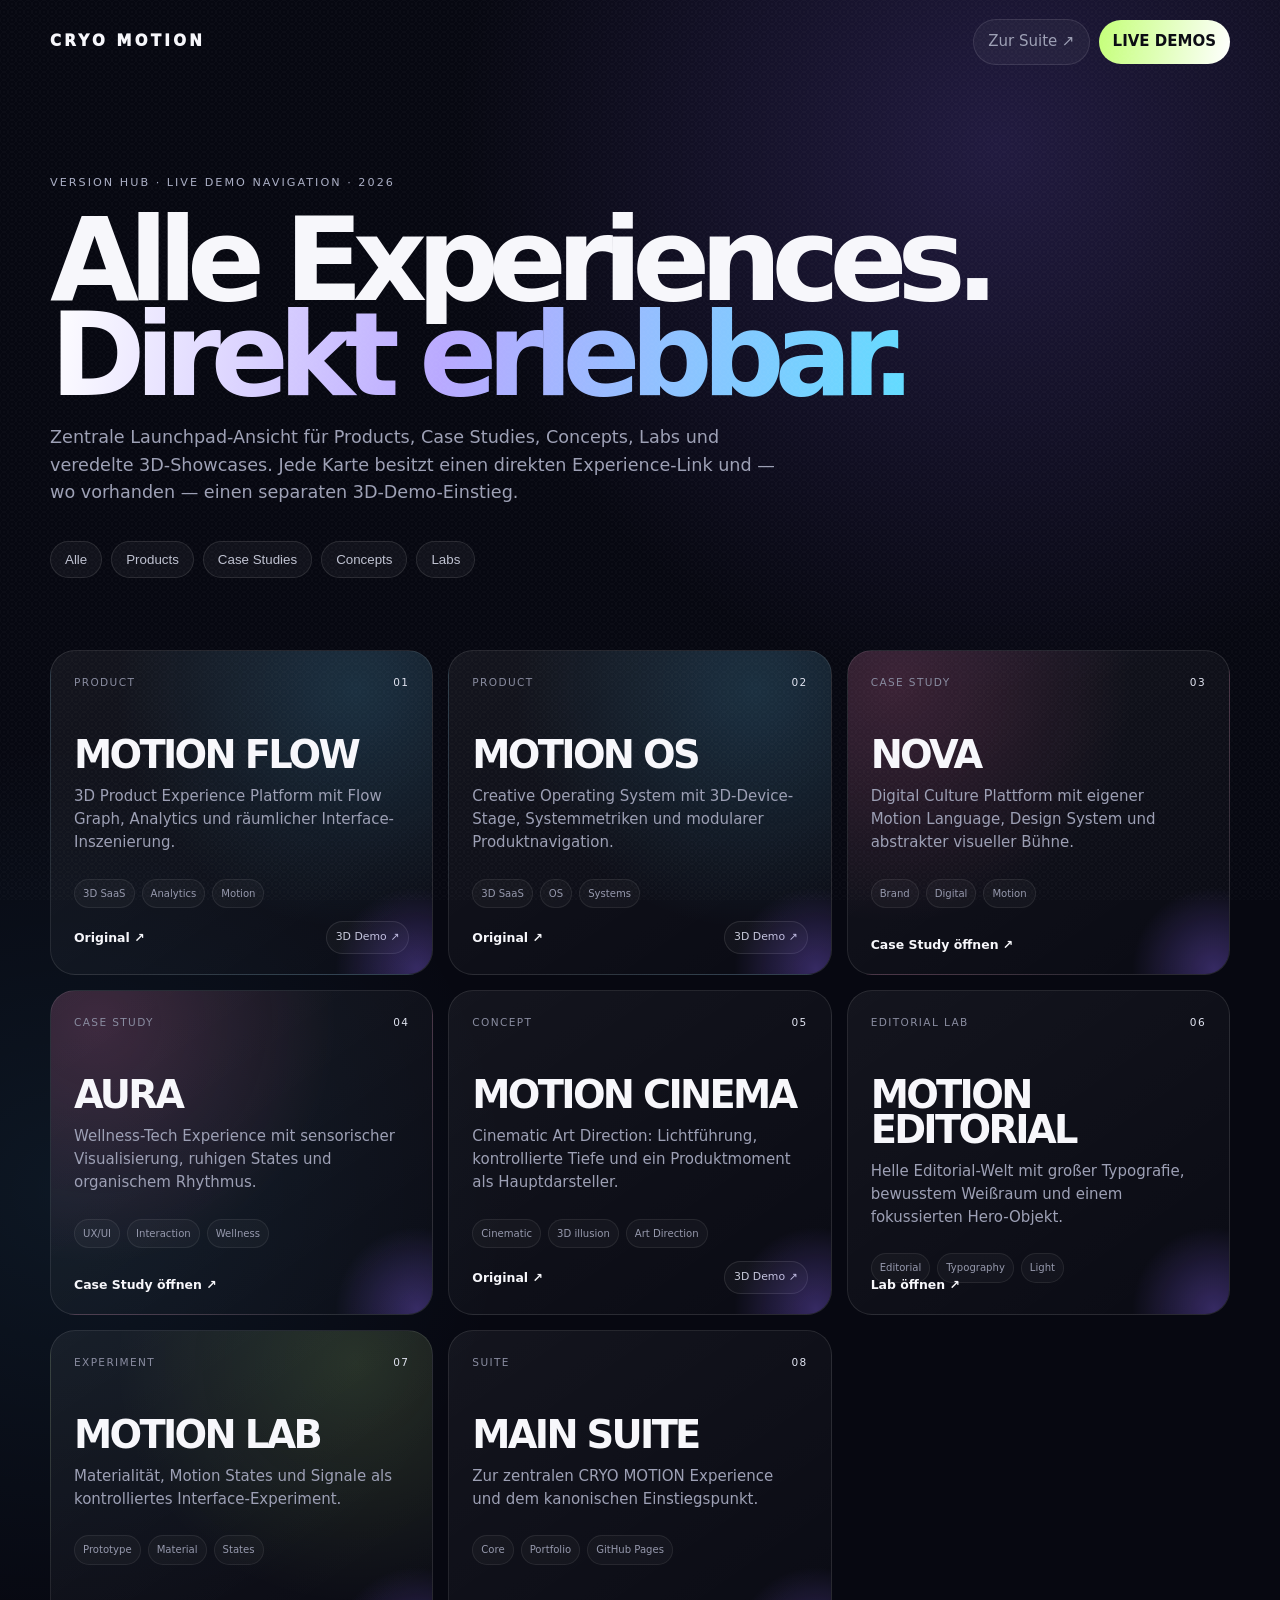
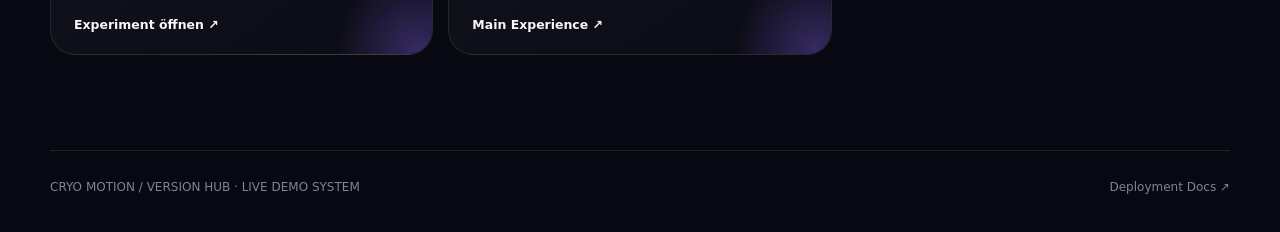
<file: versions/hub.html>
<!doctype html><html lang="de"><head><meta charset="utf-8"><meta name="viewport" content="width=device-width,initial-scale=1"><meta name="description" content="CRYO MOTION Version Hub — zentrale Live-Demo-Navigation für Motion-, 3D-, Editorial- und Case-Study-Varianten."><title>CRYO MOTION — Version Hub</title><style>:root{--bg:#070811;--surface:#ffffff0b;--line:#ffffff1a;--text:#f7f7fb;--muted:#9da0b5;--blue:#54c8ff;--violet:#8d67ff;--pink:#ff6ab1;--lime:#c4ff78}*{box-sizing:border-box}html{scroll-behavior:smooth}body{margin:0;overflow-x:hidden;color:var(--text);background:radial-gradient(circle at 78% 8%,#8d67ff32,transparent 34rem),radial-gradient(circle at 5% 65%,#54c8ff14,transparent 28rem),var(--bg);font:15px/1.55 system-ui,-apple-system,Segoe UI,sans-serif}body:before{content:"";position:fixed;inset:0;pointer-events:none;opacity:.025;background-image:repeating-radial-gradient(#fff 0 1px,transparent 1px 3px);background-size:8px 8px}a{color:inherit;text-decoration:none}.wrap{width:min(1180px,calc(100% - 36px));margin:auto}.nav{height:84px;display:flex;align-items:center;justify-content:space-between;gap:20px}.brand{font-weight:950;letter-spacing:.22em}.nav-actions{display:flex;gap:9px;align-items:center}.back,.live{padding:10px 14px;border:1px solid var(--line);border-radius:999px;color:var(--muted);background:var(--surface)}.live{color:#0a0b12;background:linear-gradient(100deg,var(--lime),#fff);font-weight:850;border:0}.hero{padding:90px 0 72px}.eyebrow{font-size:.7rem;letter-spacing:.18em;color:#aaaec4}.hero h1{font-size:clamp(4rem,9vw,8.5rem);line-height:.82;letter-spacing:-.09em;max-width:980px;margin:22px 0}.grad{color:transparent;background:linear-gradient(100deg,#fff,#b9a9ff 46%,#62dcff);background-clip:text;-webkit-background-clip:text}.lead{max-width:730px;color:var(--muted);font-size:1.1rem}.toolbar{margin-top:35px;display:flex;gap:9px;flex-wrap:wrap}.filter{border:1px solid var(--line);background:var(--surface);color:#bfc2d1;border-radius:999px;padding:10px 14px;cursor:pointer}.filter:hover,.filter:focus-visible{color:#fff;border-color:#ffffff3b;outline:2px solid #ffffff22;outline-offset:2px}.grid{display:grid;grid-template-columns:repeat(3,1fr);gap:15px;padding-bottom:95px}.card{position:relative;min-height:325px;padding:23px;border:1px solid var(--line);border-radius:25px;background:linear-gradient(145deg,#ffffff0e,#ffffff04);overflow:hidden;transition:.35s}.card:hover{transform:translateY(-8px);border-color:#ffffff30;box-shadow:0 28px 75px #0007}.card:after{content:"";position:absolute;width:170px;height:170px;border-radius:50%;right:-70px;bottom:-80px;background:radial-gradient(circle,#8d67ff55,transparent 68%)}.meta{display:flex;justify-content:space-between;gap:10px;font-size:.66rem;letter-spacing:.13em;color:#898ca0}.num{color:#dfe2ef}.card h2{font-size:2.4rem;line-height:.9;letter-spacing:-.07em;margin:48px 0 12px}.card p{color:var(--muted);max-width:34ch;margin:0}.tags{display:flex;gap:7px;flex-wrap:wrap;margin-top:24px}.tag{font-size:.63rem;padding:6px 8px;border-radius:999px;background:#ffffff08;border:1px solid #ffffff13;color:#9699ad}.actions{position:absolute;left:23px;right:23px;bottom:20px;display:flex;gap:8px;align-items:center}.open{font-size:.78rem;font-weight:850}.demo{margin-left:auto;font-size:.68rem;color:#c8cbda;padding:7px 9px;border:1px solid #ffffff1a;border-radius:999px;background:#ffffff08}.blue{background:radial-gradient(circle at 80% 12%,#54c8ff2b,transparent 15rem),linear-gradient(145deg,#ffffff0e,#ffffff04)}.pink{background:radial-gradient(circle at 12% 10%,#ff6ab12b,transparent 15rem),linear-gradient(145deg,#ffffff0e,#ffffff04)}.lime{background:radial-gradient(circle at 80% 10%,#c4ff7820,transparent 15rem),linear-gradient(145deg,#ffffff0e,#ffffff04)}.footer{border-top:1px solid var(--line);padding:27px 0 35px;display:flex;justify-content:space-between;color:#7f8398;font-size:.75rem}@media(max-width:900px){.grid{grid-template-columns:repeat(2,1fr)}}@media(max-width:620px){.wrap{width:calc(100% - 28px)}.nav{height:70px}.nav-actions .back{display:none}.hero{padding:60px 0 65px}.hero h1{font-size:clamp(3.3rem,15vw,6.2rem)}.grid{grid-template-columns:1fr}.card{min-height:295px}.footer{flex-direction:column;gap:8px}.actions{align-items:flex-start;flex-wrap:wrap}.demo{margin-left:0}}@media(prefers-reduced-motion:reduce){*{transition-duration:.01ms!important;scroll-behavior:auto!important}}</style></head><body><div class="wrap"><header class="nav"><a class="brand" href="../index.html">CRYO MOTION</a><div class="nav-actions"><a class="back" href="../index.html">Zur Suite ↗</a><a class="live" href="#live">LIVE DEMOS</a></div></header><main><section class="hero"><div class="eyebrow">VERSION HUB · LIVE DEMO NAVIGATION · 2026</div><h1>Alle Experiences. <span class="grad">Direkt erlebbar.</span></h1><p class="lead">Zentrale Launchpad-Ansicht für Products, Case Studies, Concepts, Labs und veredelte 3D-Showcases. Jede Karte besitzt einen direkten Experience-Link und — wo vorhanden — einen separaten 3D-Demo-Einstieg.</p><div class="toolbar"><button class="filter" data-filter="all" aria-pressed="true">Alle</button><button class="filter" data-filter="product" aria-pressed="false">Products</button><button class="filter" data-filter="case" aria-pressed="false">Case Studies</button><button class="filter" data-filter="concept" aria-pressed="false">Concepts</button><button class="filter" data-filter="lab" aria-pressed="false">Labs</button></div></section><section id="live" class="grid" aria-label="CRYO MOTION Live Demo Versionen"><article class="card blue" data-type="product"><div class="meta"><span>PRODUCT</span><span class="num">01</span></div><h2>MOTION FLOW</h2><p>3D Product Experience Platform mit Flow Graph, Analytics und räumlicher Interface-Inszenierung.</p><div class="tags"><span class="tag">3D SaaS</span><span class="tag">Analytics</span><span class="tag">Motion</span></div><div class="actions"><a class="open" href="../variants/motion-flow.html">Original ↗</a><a class="demo" href="../showcase/motion-flow-3d.html">3D Demo ↗</a></div></article><article class="card blue" data-type="product"><div class="meta"><span>PRODUCT</span><span class="num">02</span></div><h2>MOTION OS</h2><p>Creative Operating System mit 3D-Device-Stage, Systemmetriken und modularer Produktnavigation.</p><div class="tags"><span class="tag">3D SaaS</span><span class="tag">OS</span><span class="tag">Systems</span></div><div class="actions"><a class="open" href="../variants/motion-os.html">Original ↗</a><a class="demo" href="../showcase/motion-os-3d.html">3D Demo ↗</a></div></article><article class="card pink" data-type="case"><div class="meta"><span>CASE STUDY</span><span class="num">03</span></div><h2>NOVA</h2><p>Digital Culture Plattform mit eigener Motion Language, Design System und abstrakter visueller Bühne.</p><div class="tags"><span class="tag">Brand</span><span class="tag">Digital</span><span class="tag">Motion</span></div><div class="actions"><a class="open" href="../projects/nova.html">Case Study öffnen ↗</a></div></article><article class="card pink" data-type="case"><div class="meta"><span>CASE STUDY</span><span class="num">04</span></div><h2>AURA</h2><p>Wellness-Tech Experience mit sensorischer Visualisierung, ruhigen States und organischem Rhythmus.</p><div class="tags"><span class="tag">UX/UI</span><span class="tag">Interaction</span><span class="tag">Wellness</span></div><div class="actions"><a class="open" href="../projects/aura.html">Case Study öffnen ↗</a></div></article><article class="card" data-type="concept"><div class="meta"><span>CONCEPT</span><span class="num">05</span></div><h2>MOTION CINEMA</h2><p>Cinematic Art Direction: Lichtführung, kontrollierte Tiefe und ein Produktmoment als Hauptdarsteller.</p><div class="tags"><span class="tag">Cinematic</span><span class="tag">3D illusion</span><span class="tag">Art Direction</span></div><div class="actions"><a class="open" href="../concepts/motion-cinema.html">Original ↗</a><a class="demo" href="../showcase/motion-cinema-3d.html">3D Demo ↗</a></div></article><article class="card" data-type="lab"><div class="meta"><span>EDITORIAL LAB</span><span class="num">06</span></div><h2>MOTION EDITORIAL</h2><p>Helle Editorial-Welt mit großer Typografie, bewusstem Weißraum und einem fokussierten Hero-Objekt.</p><div class="tags"><span class="tag">Editorial</span><span class="tag">Typography</span><span class="tag">Light</span></div><div class="actions"><a class="open" href="../labs/motion-editorial.html">Lab öffnen ↗</a></div></article><article class="card lime" data-type="lab"><div class="meta"><span>EXPERIMENT</span><span class="num">07</span></div><h2>MOTION LAB</h2><p>Materialität, Motion States und Signale als kontrolliertes Interface-Experiment.</p><div class="tags"><span class="tag">Prototype</span><span class="tag">Material</span><span class="tag">States</span></div><div class="actions"><a class="open" href="../experiments/motion-lab.html">Experiment öffnen ↗</a></div></article><article class="card" data-type="hub"><div class="meta"><span>SUITE</span><span class="num">08</span></div><h2>MAIN SUITE</h2><p>Zur zentralen CRYO MOTION Experience und dem kanonischen Einstiegspunkt.</p><div class="tags"><span class="tag">Core</span><span class="tag">Portfolio</span><span class="tag">GitHub Pages</span></div><div class="actions"><a class="open" href="../index.html">Main Experience ↗</a></div></article></section></main><footer class="footer"><span>CRYO MOTION / VERSION HUB · LIVE DEMO SYSTEM</span><a href="../docs/DEPLOYMENT.md">Deployment Docs ↗</a></footer></div><script>const b=[...document.querySelectorAll('.filter')],c=[...document.querySelectorAll('.card')];b.forEach(x=>x.addEventListener('click',()=>{const f=x.dataset.filter;c.forEach(y=>y.hidden=f!=='all'&&y.dataset.type!==f);b.forEach(z=>z.setAttribute('aria-pressed',String(z===x)))}));</script></body></html>
</file>
<file: styles/case-studies.css>
:root{--case-bg:#080812;--case-surface:rgba(255,255,255,.06);--case-line:rgba(255,255,255,.12);--case-text:#f8f8ff;--case-muted:#a7a8bd;--case-blue:#54c8ff;--case-violet:#8d67ff;--case-pink:#ff6ab1;--case-lime:#c4ff78;--case-radius:28px}body{margin:0;min-width:320px;color:var(--case-text);background:radial-gradient(circle at 85% 5%,rgba(91,67,224,.24),transparent 32rem),radial-gradient(circle at 10% 38%,rgba(84,200,255,.11),transparent 28rem),var(--case-bg);font-family:Inter,ui-sans-serif,system-ui,-apple-system,BlinkMacSystemFont,"Segoe UI",sans-serif;-webkit-font-smoothing:antialiased;overflow-x:hidden}body:before{content:"";position:fixed;inset:0;z-index:50;pointer-events:none;opacity:.045;background-image:url("data:image/svg+xml,%3Csvg xmlns='http://www.w3.org/2000/svg' width='180' height='180'%3E%3Cfilter id='n'%3E%3CfeTurbulence type='fractalNoise' baseFrequency='.8' numOctaves='3' stitchTiles='stitch'/%3E%3C/filter%3E%3Crect width='100%25' height='100%25' filter='url(%23n)'/%3E%3C/svg%3E")}a{color:inherit;text-decoration:none}.container{width:min(1180px,calc(100% - 40px));margin:auto}.case-header{position:fixed;z-index:40;top:18px;left:0;right:0}.case-nav{display:flex;align-items:center;justify-content:space-between;gap:20px;padding:10px 10px 10px 14px;border:1px solid var(--case-line);border-radius:20px;background:rgba(8,8,18,.66);backdrop-filter:blur(22px);-webkit-backdrop-filter:blur(22px)}.case-brand{display:flex;align-items:center;gap:10px;font-size:.78rem;font-weight:850;letter-spacing:.18em}.case-mark{display:grid;width:34px;height:34px;place-items:center;border-radius:10px;background:linear-gradient(135deg,var(--case-blue),var(--case-violet),var(--case-pink))}.case-mark svg{width:18px;fill:#fff}.case-back{padding:10px 14px;border:1px solid var(--case-line);border-radius:999px;color:#d9d8e5;background:rgba(255,255,255,.045);font-size:.72rem;transition:.25s}.case-back:hover{transform:translateY(-2px);background:rgba(255,255,255,.08)}main{padding-top:120px}.case-hero{padding:110px 0 95px}.case-kicker{color:#9292a8;font-size:.68rem;font-weight:800;letter-spacing:.18em}.case-hero h1{max-width:950px;margin:24px 0 24px;font-size:clamp(4rem,9vw,8.7rem);line-height:.84;letter-spacing:-.085em}.case-hero h1 em{font-style:normal;color:transparent;background:linear-gradient(100deg,#fff 10%,#c8b8ff 50%,#63d9ff 88%);background-clip:text;-webkit-background-clip:text}.case-hero p{max-width:620px;color:var(--case-muted);font-size:1.05rem;line-height:1.7}.case-meta{display:flex;flex-wrap:wrap;gap:10px;margin-top:28px}.case-meta span{padding:8px 11px;border:1px solid var(--case-line);border-radius:999px;color:#c0bfd0;background:rgba(255,255,255,.04);font-size:.65rem;letter-spacing:.07em}.hero-art{position:relative;margin-top:55px;min-height:560px;overflow:hidden;border:1px solid var(--case-line);border-radius:32px;background:linear-gradient(145deg,rgba(255,255,255,.1),rgba(255,255,255,.025));box-shadow:0 40px 100px rgba(0,0,0,.34)}.hero-art img{position:absolute;inset:0;width:100%;height:100%;object-fit:cover;object-position:center}.hero-art:after{content:"";position:absolute;inset:0;background:linear-gradient(180deg,transparent 55%,rgba(8,8,18,.5))}.case-grid{display:grid;grid-template-columns:1fr 1fr;gap:16px}.case-panel{padding:32px;border:1px solid var(--case-line);border-radius:var(--case-radius);background:var(--case-surface);backdrop-filter:blur(18px);-webkit-backdrop-filter:blur(18px)}.case-panel h2{margin:0 0 14px;font-size:clamp(2rem,3.8vw,3.4rem);line-height:.95;letter-spacing:-.06em}.case-panel p{margin:0;color:var(--case-muted);line-height:1.7}.case-panel ul{margin:20px 0 0;padding:0;list-style:none;display:grid;gap:10px;color:#d7d6e1;font-size:.85rem}.case-panel li{display:flex;gap:10px}.case-panel li:before{content:"✦";color:var(--case-blue)}.visual-panel{min-height:370px;display:flex;align-items:center;justify-content:center;overflow:hidden;position:relative}.visual-panel img{width:100%;height:100%;object-fit:cover;border-radius:18px}.metric-grid{display:grid;grid-template-columns:repeat(3,1fr);gap:12px;margin-top:16px}.metric{padding:22px;border:1px solid var(--case-line);border-radius:22px;background:rgba(255,255,255,.04)}.metric strong{display:block;font-size:2rem;letter-spacing:-.05em}.metric span{display:block;margin-top:6px;color:#8f8fa2;font-size:.65rem;letter-spacing:.1em}.next-case{margin:110px 0 80px;padding:45px;border:1px solid var(--case-line);border-radius:30px;background:linear-gradient(135deg,rgba(84,200,255,.12),rgba(141,103,255,.08),rgba(255,106,177,.08))}.next-case small{color:#9392a8;letter-spacing:.15em}.next-case h2{margin:15px 0 24px;max-width:720px;font-size:clamp(2.5rem,5vw,5rem);line-height:.92;letter-spacing:-.07em}.next-link{display:inline-flex;padding:13px 18px;border-radius:999px;color:#080812;background:#fff;font-size:.78rem;font-weight:800}.case-footer{display:flex;justify-content:space-between;gap:20px;padding:22px 0 30px;border-top:1px solid var(--case-line);color:#858596;font-size:.65rem;letter-spacing:.12em}@media(max-width:760px){.case-hero{padding-top:75px}.case-hero h1{font-size:clamp(3.4rem,16vw,5.5rem)}.hero-art{min-height:360px}.case-grid,.metric-grid{grid-template-columns:1fr}.case-panel{padding:24px}.next-case{padding:28px;margin-top:80px}.case-footer{flex-direction:column}.case-back{font-size:.65rem}}@media(prefers-reduced-motion:reduce){*,*:before,*:after{animation-duration:.01ms!important;transition-duration:.01ms!important}.case-back{transform:none}}
</file>
